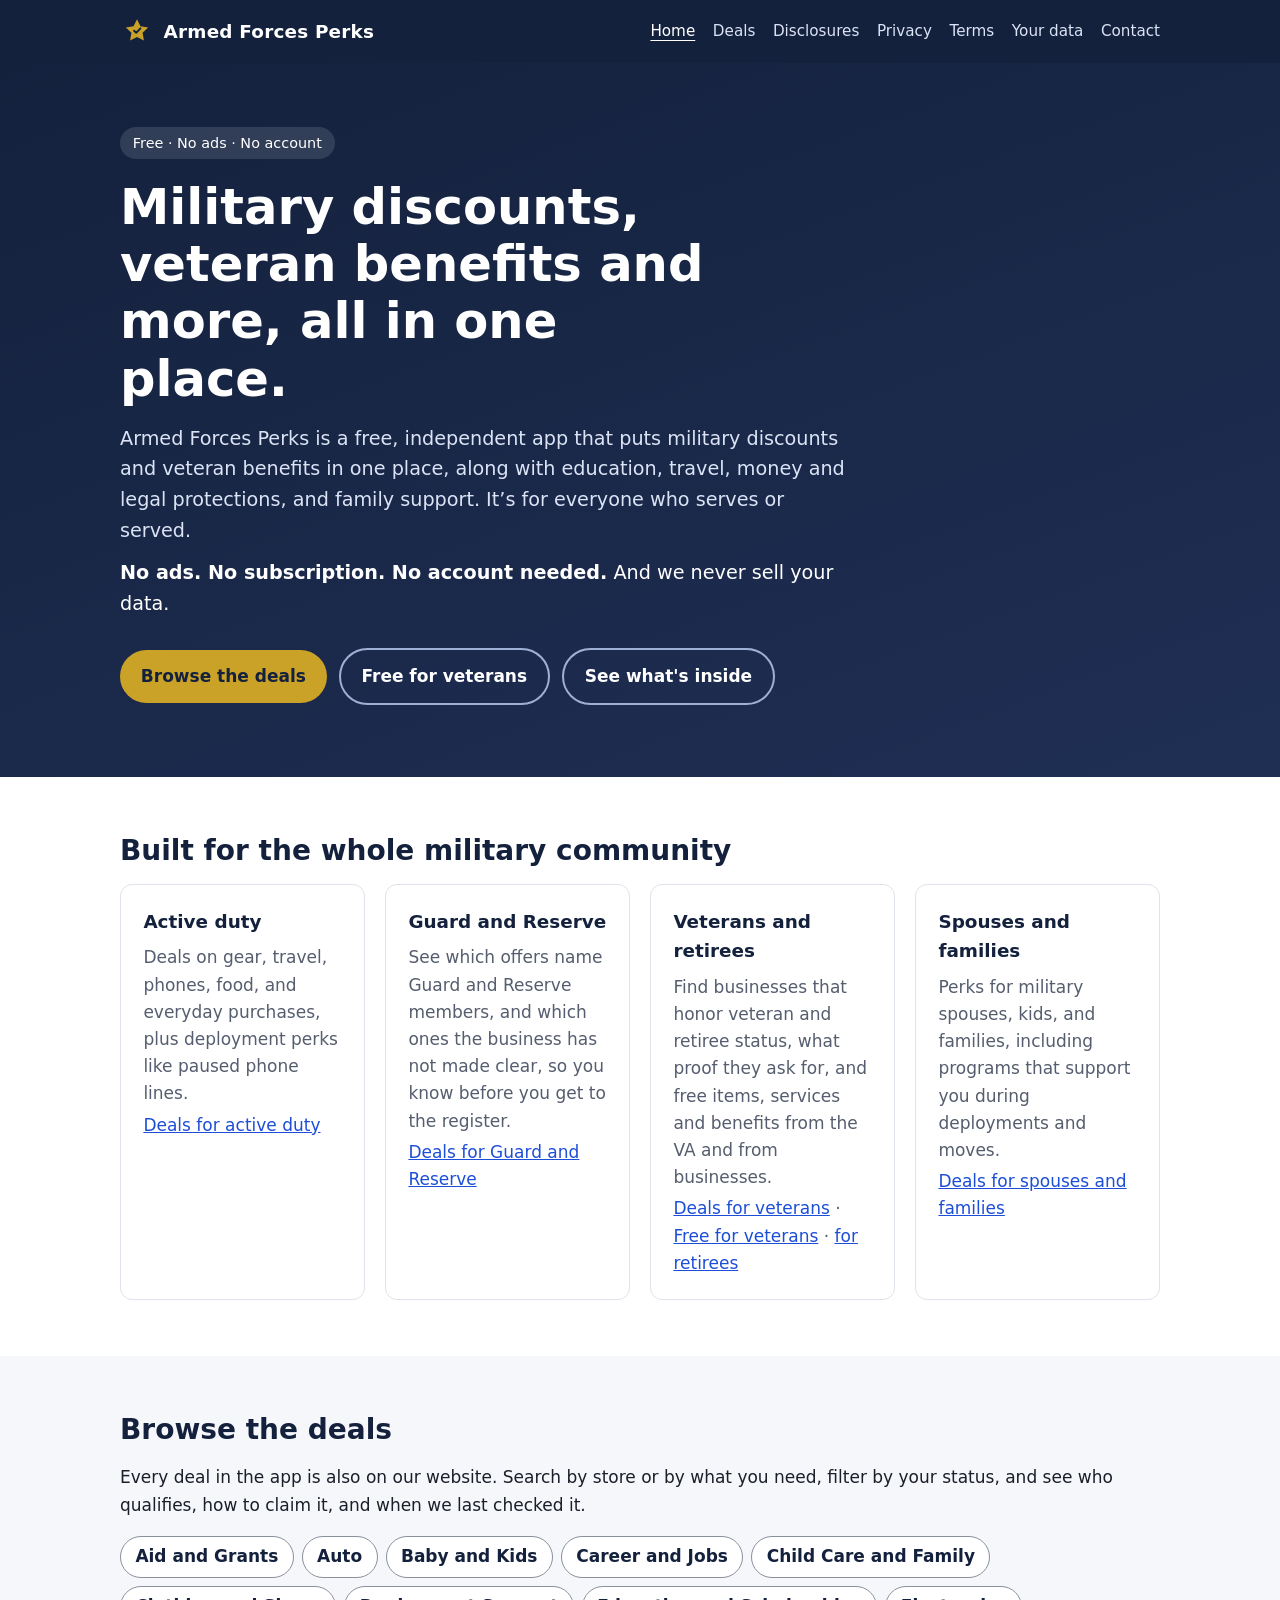
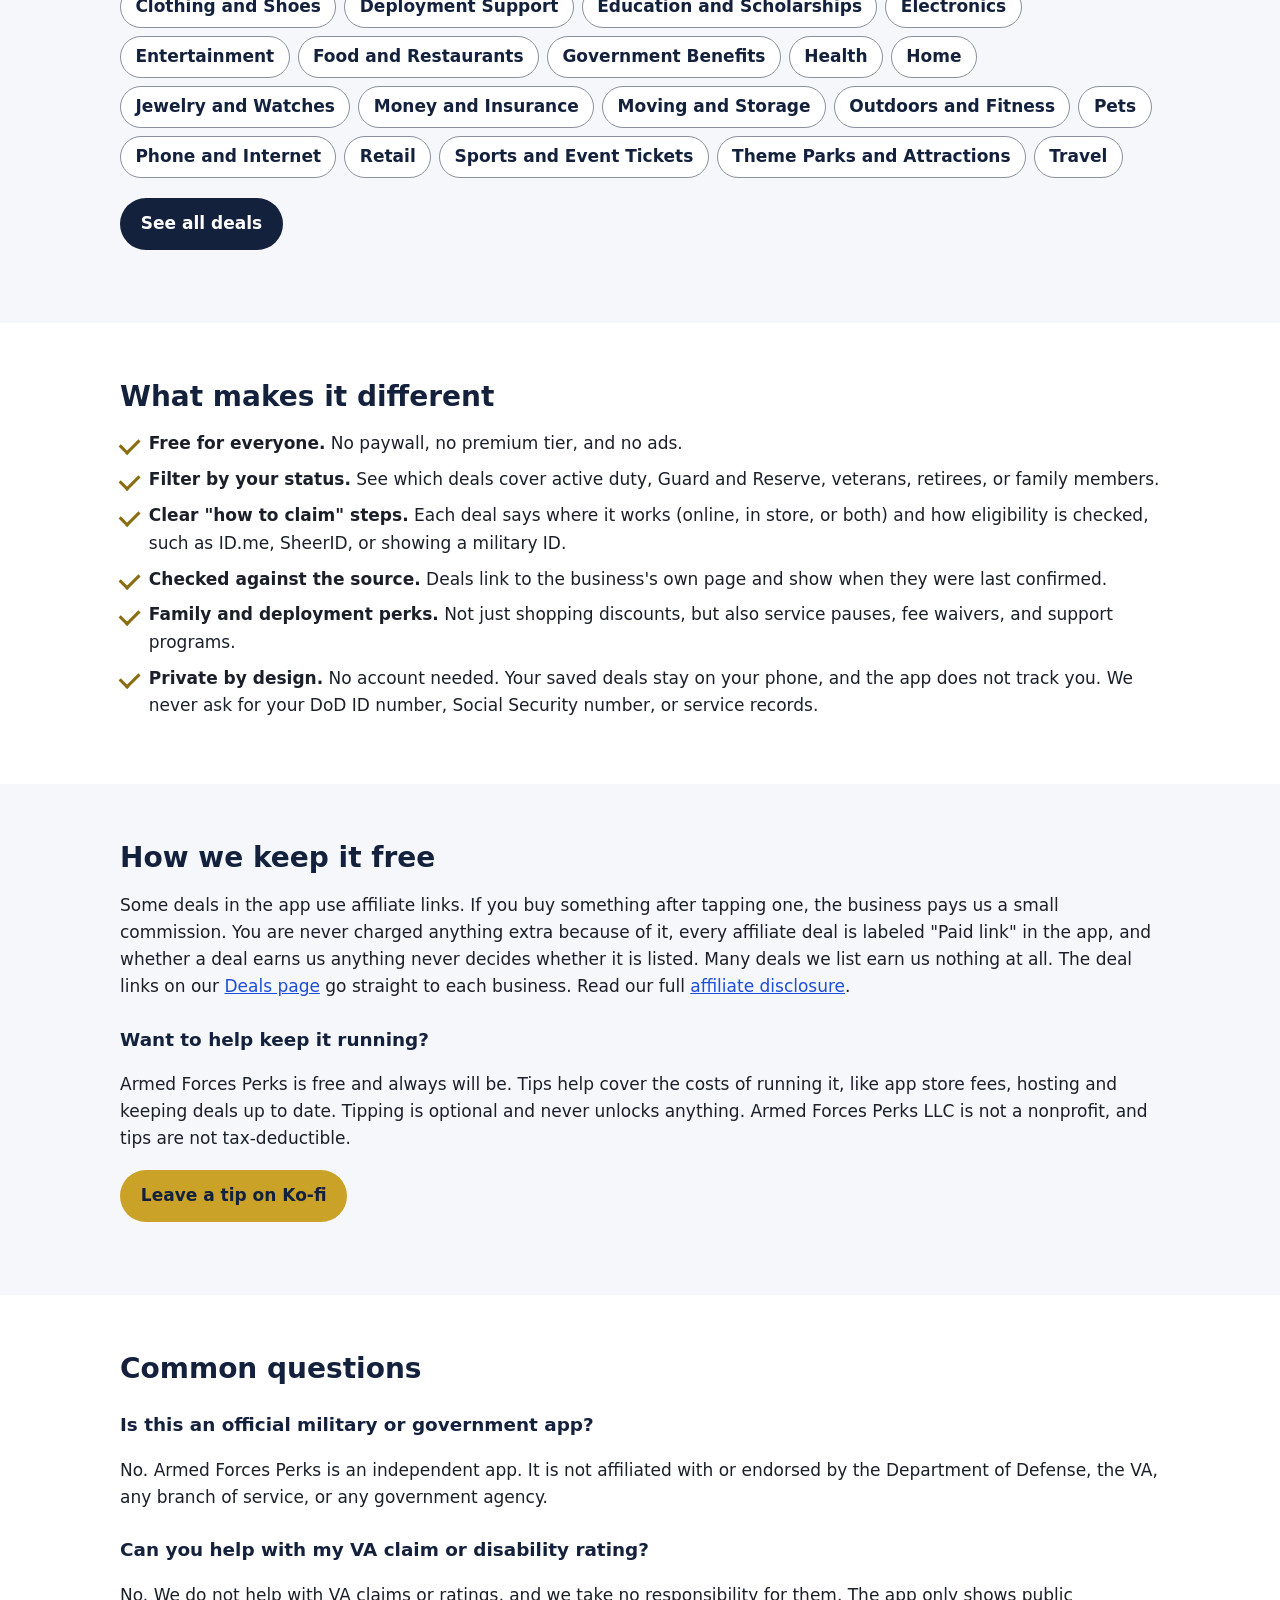
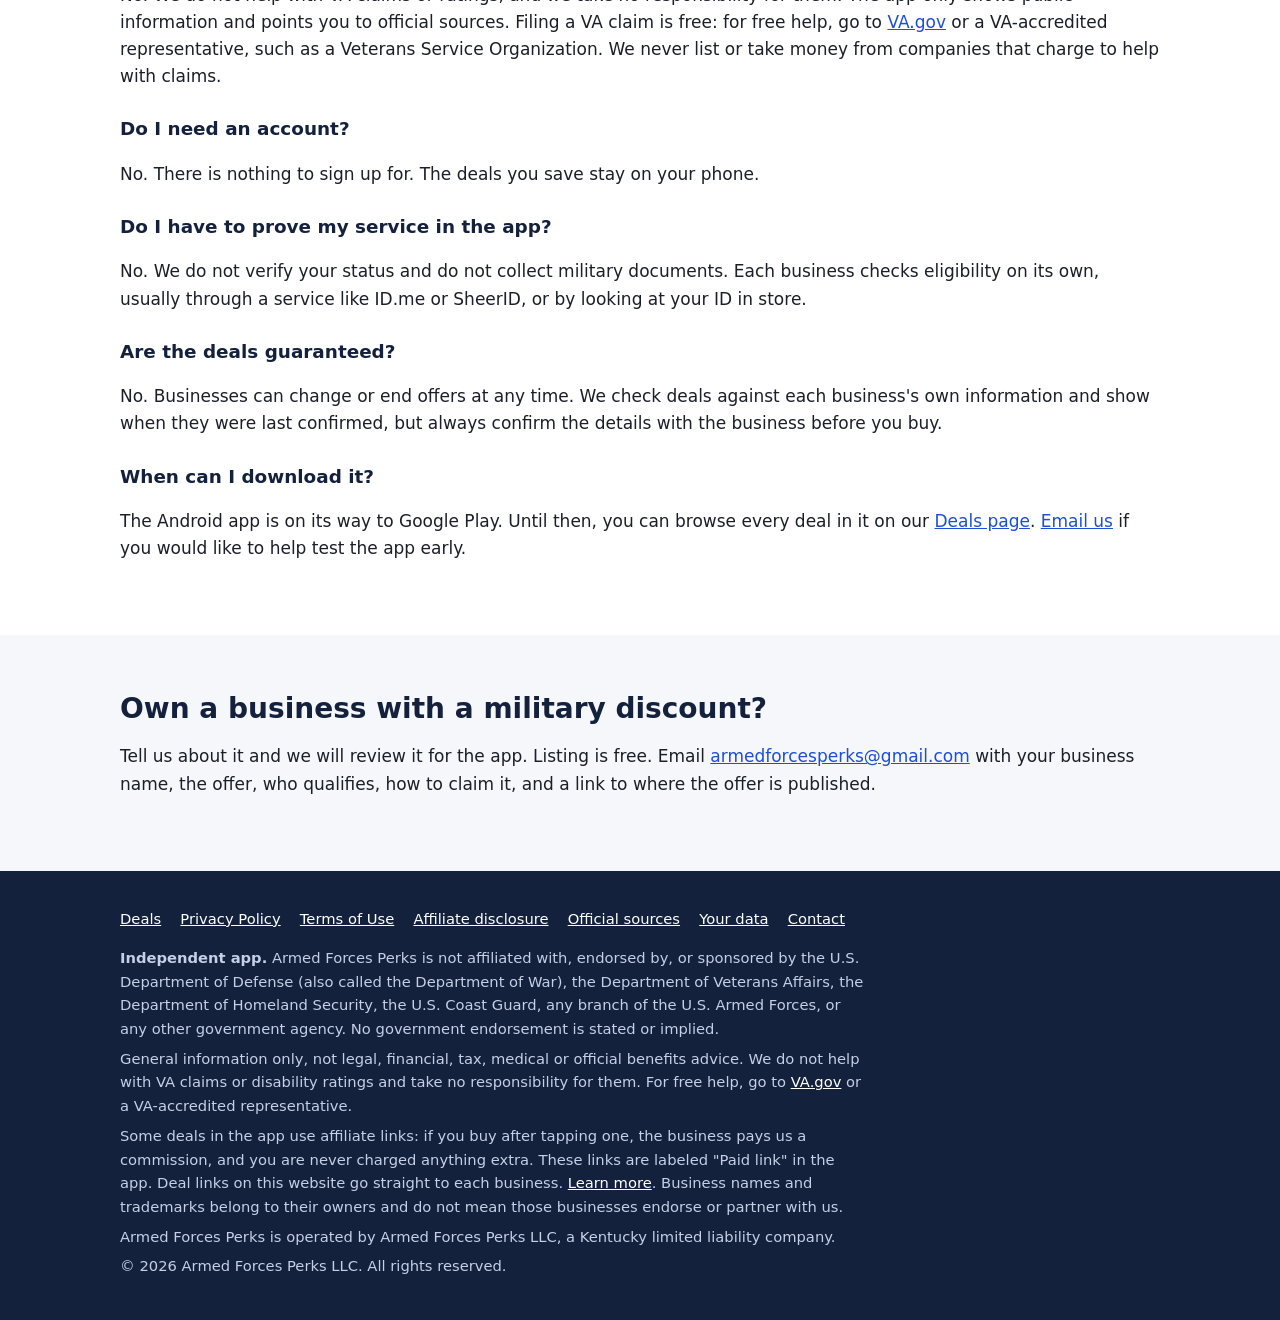
<file: index.html>
<!doctype html>
<html lang="en">
<head>
  <meta charset="utf-8">
  <meta name="viewport" content="width=device-width, initial-scale=1">
  <meta http-equiv="Content-Security-Policy" content="default-src 'none'; style-src 'self'; img-src 'self'; base-uri 'none'; form-action 'none'">
  <meta name="referrer" content="strict-origin-when-cross-origin">
  <meta name="impact-site-verification" value="49728595-e5d2-48c5-bed5-4b9787f39c00">
  <title>Armed Forces Perks: Military Discounts and Veteran Benefits</title>
  <meta name="description" content="Free, independent app with military discounts and veteran benefits in one place, plus education, travel and family support. No ads, no account.">
  <link rel="canonical" href="https://armedforcesperks.com/">
  <meta property="og:title" content="Armed Forces Perks: Military Discounts and Veteran Benefits">
  <meta property="og:description" content="Free, independent app with military discounts and veteran benefits in one place, plus education, travel and family support. No ads, no account.">
  <meta property="og:type" content="website">
  <meta property="og:url" content="https://armedforcesperks.com/">
  <link rel="icon" href="/favicon.svg" type="image/svg+xml">
  <meta name="theme-color" content="#14213d">
  <link rel="stylesheet" href="/assets/style.css">
</head>
<body>
  <a class="skip" href="#main">Skip to content</a>
  <header class="site-header">
    <div class="wrap">
      <a class="brand" href="/" aria-label="Armed Forces Perks home">
        <img src="/assets/logo.svg" alt="" width="34" height="34">
        <span>Armed Forces Perks</span>
      </a>
      <nav class="nav" aria-label="Main">
        <a href="/" aria-current="page">Home</a>
        <a href="/deals.html">Deals</a>
        <a href="/disclosures.html">Disclosures</a>
        <a href="/privacy.html">Privacy</a>
        <a href="/terms.html">Terms</a>
        <a href="/delete-account.html">Your data</a>
        <a href="/contact.html">Contact</a>
      </nav>
    </div>
  </header>
  <main id="main">
    <div class="hero">
      <div class="wrap">
        <span class="pill">Free &middot; No ads &middot; No account</span>
        <h1>Military discounts, veteran benefits and more, all in one place.</h1>
        <p class="lead">Armed Forces Perks is a free, independent app that puts military discounts and veteran benefits in one place, along with education, travel, money and legal protections, and family support. It&rsquo;s for everyone who serves or served.</p>
        <p class="lead no-catch"><strong>No ads. No subscription. No account needed.</strong> And we never sell your data.</p>
        <div class="badge-row">
          <a class="btn btn-gold" href="/deals.html">Browse the deals</a>
          <a class="btn btn-ghost" href="/deals.html?for=veteran&amp;free=1&amp;confirmed=1">Free for veterans</a>
          <a class="btn btn-ghost" href="#features">See what's inside</a>
        </div>
      </div>
    </div>

    <section id="who">
      <div class="wrap">
        <h2>Built for the whole military community</h2>
        <div class="grid">
          <div class="card"><h3>Active duty</h3><p>Deals on gear, travel, phones, food, and everyday purchases, plus deployment perks like paused phone lines.</p><p><a href="/deals.html?for=activeDuty">Deals for active duty</a></p></div>
          <div class="card"><h3>Guard and Reserve</h3><p>See which offers name Guard and Reserve members, and which ones the business has not made clear, so you know before you get to the register.</p><p><a href="/deals.html?for=guardReserve">Deals for Guard and Reserve</a></p></div>
          <div class="card"><h3>Veterans and retirees</h3><p>Find businesses that honor veteran and retiree status, what proof they ask for, and free items, services and benefits from the VA and from businesses.</p><p><a href="/deals.html?for=veteran">Deals for veterans</a> &middot; <a href="/deals.html?for=veteran&amp;free=1&amp;confirmed=1">Free for veterans</a> &middot; <a href="/deals.html?for=retiree">for retirees</a></p></div>
          <div class="card"><h3>Spouses and families</h3><p>Perks for military spouses, kids, and families, including programs that support you during deployments and moves.</p><p><a href="/deals.html?for=family">Deals for spouses and families</a></p></div>
        </div>
      </div>
    </section>

    <section id="browse" class="alt">
      <div class="wrap">
        <h2>Browse the deals</h2>
        <p>Every deal in the app is also on our website. Search by store or by what you need, filter by your status, and see who qualifies, how to claim it, and when we last checked it.</p>
        <ul class="cat-links" aria-label="Deal categories">
          <li><a href="/deals.html?category=Aid%20and%20Grants">Aid and Grants</a></li>
          <li><a href="/deals.html?category=Auto">Auto</a></li>
          <li><a href="/deals.html?category=Baby%20and%20Kids">Baby and Kids</a></li>
          <li><a href="/deals.html?category=Career%20and%20Jobs">Career and Jobs</a></li>
          <li><a href="/deals.html?category=Child%20Care%20and%20Family">Child Care and Family</a></li>
          <li><a href="/deals.html?category=Clothing%20and%20Shoes">Clothing and Shoes</a></li>
          <li><a href="/deals.html?category=Deployment%20Support">Deployment Support</a></li>
          <li><a href="/deals.html?category=Education%20and%20Scholarships">Education and Scholarships</a></li>
          <li><a href="/deals.html?category=Electronics">Electronics</a></li>
          <li><a href="/deals.html?category=Entertainment">Entertainment</a></li>
          <li><a href="/deals.html?category=Food%20and%20Restaurants">Food and Restaurants</a></li>
          <li><a href="/deals.html?category=Government%20Benefits">Government Benefits</a></li>
          <li><a href="/deals.html?category=Health">Health</a></li>
          <li><a href="/deals.html?category=Home">Home</a></li>
          <li><a href="/deals.html?category=Jewelry%20and%20Watches">Jewelry and Watches</a></li>
          <li><a href="/deals.html?category=Money%20and%20Insurance">Money and Insurance</a></li>
          <li><a href="/deals.html?category=Moving%20and%20Storage">Moving and Storage</a></li>
          <li><a href="/deals.html?category=Outdoors%20and%20Fitness">Outdoors and Fitness</a></li>
          <li><a href="/deals.html?category=Pets">Pets</a></li>
          <li><a href="/deals.html?category=Phone%20and%20Internet">Phone and Internet</a></li>
          <li><a href="/deals.html?category=Retail">Retail</a></li>
          <li><a href="/deals.html?category=Sports%20and%20Event%20Tickets">Sports and Event Tickets</a></li>
          <li><a href="/deals.html?category=Theme%20Parks%20and%20Attractions">Theme Parks and Attractions</a></li>
          <li><a href="/deals.html?category=Travel">Travel</a></li>
        </ul>
        <p><a class="btn btn-navy" href="/deals.html">See all deals</a></p>
      </div>
    </section>

    <section id="features">
      <div class="wrap">
        <h2>What makes it different</h2>
        <ul class="checks">
          <li><strong>Free for everyone.</strong> No paywall, no premium tier, and no ads.</li>
          <li><strong>Filter by your status.</strong> See which deals cover active duty, Guard and Reserve, veterans, retirees, or family members.</li>
          <li><strong>Clear "how to claim" steps.</strong> Each deal says where it works (online, in store, or both) and how eligibility is checked, such as ID.me, SheerID, or showing a military ID.</li>
          <li><strong>Checked against the source.</strong> Deals link to the business's own page and show when they were last confirmed.</li>
          <li><strong>Family and deployment perks.</strong> Not just shopping discounts, but also service pauses, fee waivers, and support programs.</li>
          <li><strong>Private by design.</strong> No account needed. Your saved deals stay on your phone, and the app does not track you. We never ask for your DoD ID number, Social Security number, or service records.</li>
        </ul>
      </div>
    </section>

    <section id="free" class="alt">
      <div class="wrap">
        <h2>How we keep it free</h2>
        <p>Some deals in the app use affiliate links. If you buy something after tapping one, the business pays us a small commission. You are never charged anything extra because of it, every affiliate deal is labeled "Paid link" in the app, and whether a deal earns us anything never decides whether it is listed. Many deals we list earn us nothing at all. The deal links on our <a href="/deals.html">Deals page</a> go straight to each business. Read our full <a href="/disclosures.html">affiliate disclosure</a>.</p>
        <h3 id="tips">Want to help keep it running?</h3>
        <p>Armed Forces Perks is free and always will be. Tips help cover the costs of running it, like app store fees, hosting and keeping deals up to date. Tipping is optional and never unlocks anything. Armed Forces Perks LLC is not a nonprofit, and tips are not tax-deductible.</p>
        <p><a class="btn btn-gold" href="https://ko-fi.com/armedforcesperks" rel="noopener">Leave a tip on Ko-fi</a></p>
      </div>
    </section>

    <section id="faq">
      <div class="wrap">
        <h2>Common questions</h2>
        <h3>Is this an official military or government app?</h3>
        <p>No. Armed Forces Perks is an independent app. It is not affiliated with or endorsed by the Department of Defense, the VA, any branch of service, or any government agency.</p>
        <h3>Can you help with my VA claim or disability rating?</h3>
        <p>No. We do not help with VA claims or ratings, and we take no responsibility for them. The app only shows public information and points you to official sources. Filing a VA claim is free: for free help, go to <a href="https://www.va.gov/get-help-from-accredited-representative/">VA.gov</a> or a VA-accredited representative, such as a Veterans Service Organization. We never list or take money from companies that charge to help with claims.</p>
        <h3>Do I need an account?</h3>
        <p>No. There is nothing to sign up for. The deals you save stay on your phone.</p>
        <h3>Do I have to prove my service in the app?</h3>
        <p>No. We do not verify your status and do not collect military documents. Each business checks eligibility on its own, usually through a service like ID.me or SheerID, or by looking at your ID in store.</p>
        <h3>Are the deals guaranteed?</h3>
        <p>No. Businesses can change or end offers at any time. We check deals against each business's own information and show when they were last confirmed, but always confirm the details with the business before you buy.</p>
        <h3>When can I download it?</h3>
        <p>The Android app is on its way to Google Play. Until then, you can browse every deal in it on our <a href="/deals.html">Deals page</a>. <a href="/contact.html">Email us</a> if you would like to help test the app early.</p>
      </div>
    </section>

    <section id="business" class="alt">
      <div class="wrap">
        <h2>Own a business with a military discount?</h2>
        <p>Tell us about it and we will review it for the app. Listing is free. Email <a href="mailto:armedforcesperks@gmail.com">armedforcesperks@gmail.com</a> with your business name, the offer, who qualifies, how to claim it, and a link to where the offer is published.</p>
      </div>
    </section>
  </main>
  <footer class="site-footer">
    <div class="wrap">
      <ul class="links">
        <li><a href="/deals.html">Deals</a></li>
        <li><a href="/privacy.html">Privacy Policy</a></li>
        <li><a href="/terms.html">Terms of Use</a></li>
        <li><a href="/disclosures.html">Affiliate disclosure</a></li>
        <li><a href="/sources.html">Official sources</a></li>
        <li><a href="/delete-account.html">Your data</a></li>
        <li><a href="/contact.html">Contact</a></li>
      </ul>
      <p><strong>Independent app.</strong> Armed Forces Perks is not affiliated with, endorsed by, or sponsored by the U.S. Department of Defense (also called the Department of War), the Department of Veterans Affairs, the Department of Homeland Security, the U.S. Coast Guard, any branch of the U.S. Armed Forces, or any other government agency. No government endorsement is stated or implied.</p>
      <p>General information only, not legal, financial, tax, medical or official benefits advice. We do not help with VA claims or disability ratings and take no responsibility for them. For free help, go to <a href="https://www.va.gov/get-help-from-accredited-representative/">VA.gov</a> or a VA-accredited representative.</p>
      <p>Some deals in the app use affiliate links: if you buy after tapping one, the business pays us a commission, and you are never charged anything extra. These links are labeled "Paid link" in the app. Deal links on this website go straight to each business. <a href="/disclosures.html">Learn more</a>. Business names and trademarks belong to their owners and do not mean those businesses endorse or partner with us.</p>
      <p>Armed Forces Perks is operated by Armed Forces Perks LLC, a Kentucky limited liability company.</p>
      <p>&copy; 2026 Armed Forces Perks LLC. All rights reserved.</p>
    </div>
  </footer>
</body>
</html>
</file>
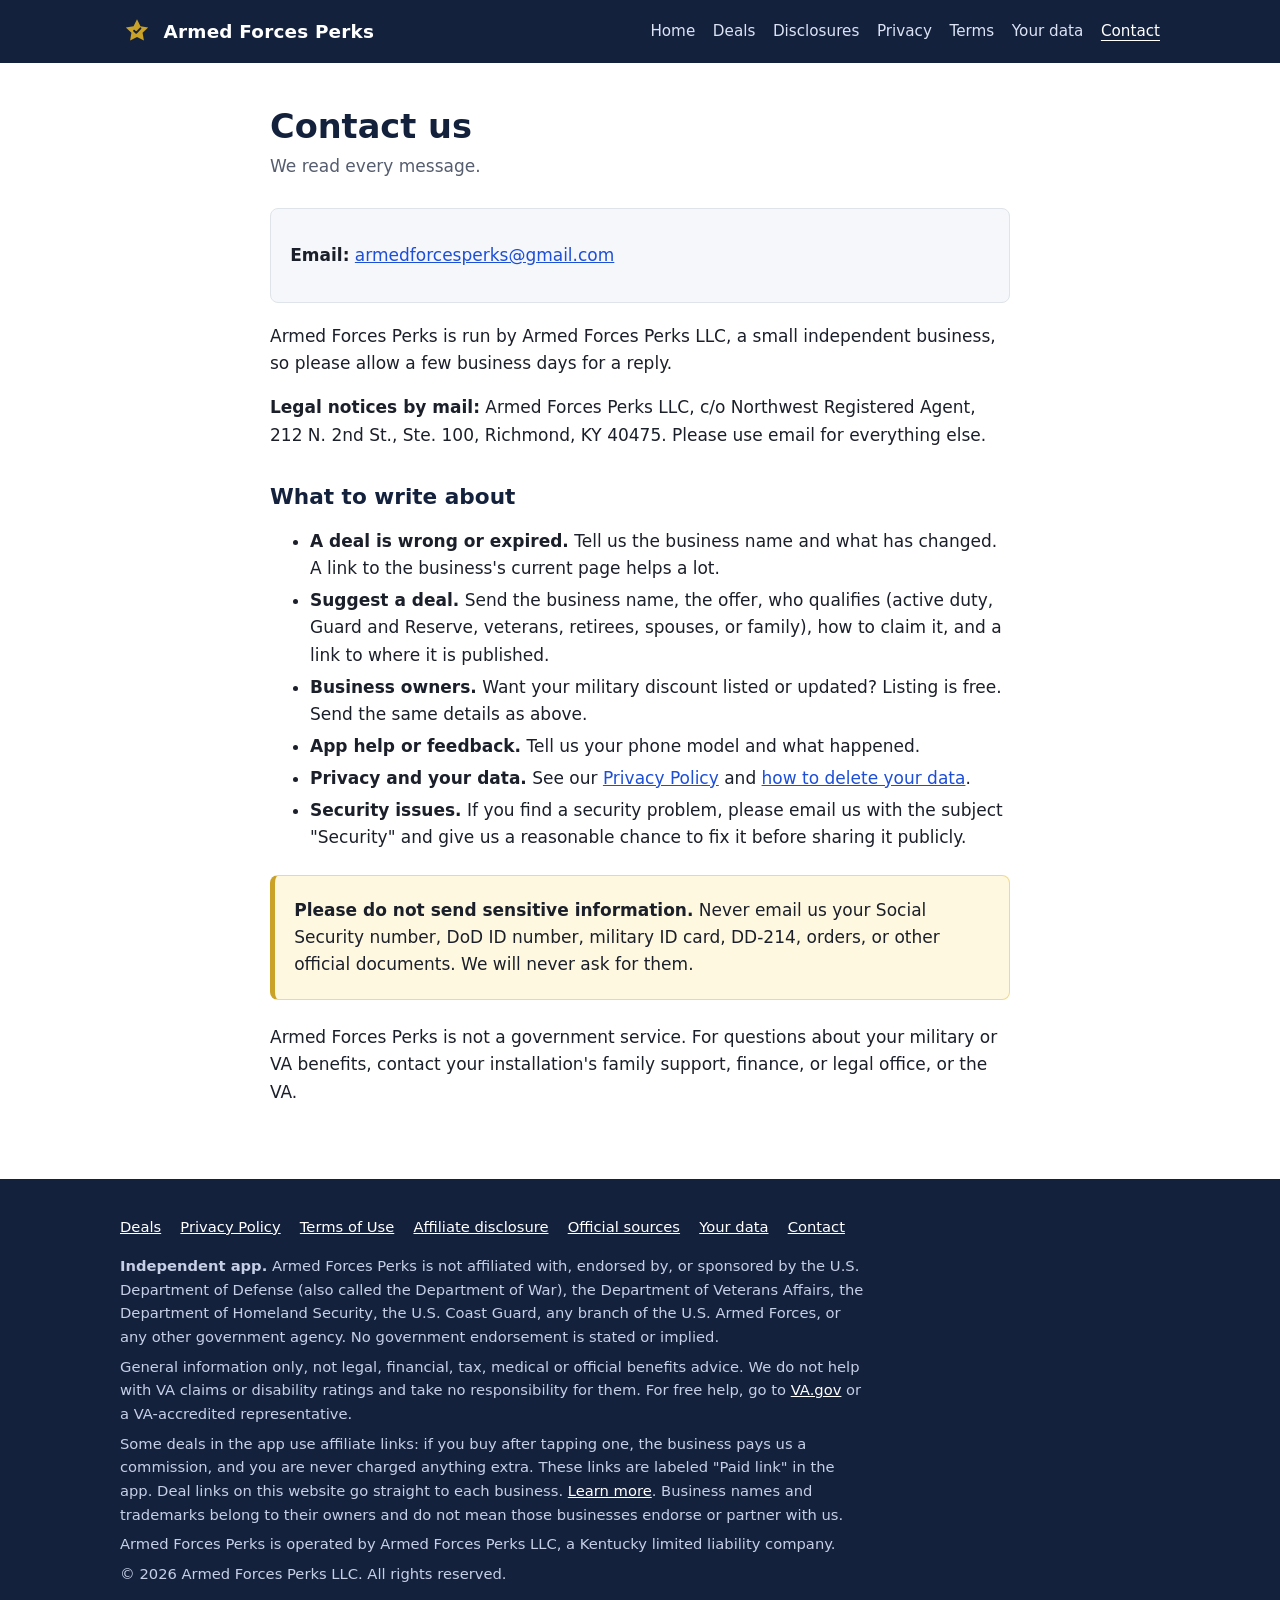
<file: contact.html>
<!doctype html>
<html lang="en">
<head>
  <meta charset="utf-8">
  <meta name="viewport" content="width=device-width, initial-scale=1">
  <meta http-equiv="Content-Security-Policy" content="default-src 'none'; style-src 'self'; img-src 'self'; base-uri 'none'; form-action 'none'">
  <meta name="referrer" content="strict-origin-when-cross-origin">
  <title>Contact | Armed Forces Perks</title>
  <meta name="description" content="Contact Armed Forces Perks to report a wrong deal, suggest a deal, list your business, or get help.">
  <link rel="canonical" href="https://armedforcesperks.com/contact.html">
  <meta property="og:title" content="Contact | Armed Forces Perks">
  <meta property="og:description" content="Contact Armed Forces Perks to report a wrong deal, suggest a deal, list your business, or get help.">
  <meta property="og:type" content="website">
  <meta property="og:url" content="https://armedforcesperks.com/contact.html">
  <link rel="icon" href="/favicon.svg" type="image/svg+xml">
  <meta name="theme-color" content="#14213d">
  <link rel="stylesheet" href="/assets/style.css">
</head>
<body>
  <a class="skip" href="#main">Skip to content</a>
  <header class="site-header">
    <div class="wrap">
      <a class="brand" href="/" aria-label="Armed Forces Perks home">
        <img src="/assets/logo.svg" alt="" width="34" height="34">
        <span>Armed Forces Perks</span>
      </a>
      <nav class="nav" aria-label="Main">
        <a href="/">Home</a>
        <a href="/deals.html">Deals</a>
        <a href="/disclosures.html">Disclosures</a>
        <a href="/privacy.html">Privacy</a>
        <a href="/terms.html">Terms</a>
        <a href="/delete-account.html">Your data</a>
        <a href="/contact.html" aria-current="page">Contact</a>
      </nav>
    </div>
  </header>
  <main id="main">
    <article class="doc">
      <div class="wrap">
        <h1>Contact us</h1>
        <p class="meta">We read every message.</p>
        <div class="box">
          <p class="contact-email"><strong>Email:</strong> <a href="mailto:armedforcesperks@gmail.com">armedforcesperks@gmail.com</a></p>
        </div>
        <p>Armed Forces Perks is run by Armed Forces Perks LLC, a small independent business, so please allow a few business days for a reply.</p>
        <p><strong>Legal notices by mail:</strong> Armed Forces Perks LLC, c/o Northwest Registered Agent, 212 N. 2nd St., Ste. 100, Richmond, KY 40475. Please use email for everything else.</p>

        <h2>What to write about</h2>
        <ul>
          <li><strong>A deal is wrong or expired.</strong> Tell us the business name and what has changed. A link to the business's current page helps a lot.</li>
          <li><strong>Suggest a deal.</strong> Send the business name, the offer, who qualifies (active duty, Guard and Reserve, veterans, retirees, spouses, or family), how to claim it, and a link to where it is published.</li>
          <li><strong>Business owners.</strong> Want your military discount listed or updated? Listing is free. Send the same details as above.</li>
          <li><strong>App help or feedback.</strong> Tell us your phone model and what happened.</li>
          <li><strong>Privacy and your data.</strong> See our <a href="/privacy.html">Privacy Policy</a> and <a href="/delete-account.html">how to delete your data</a>.</li>
          <li><strong>Security issues.</strong> If you find a security problem, please email us with the subject "Security" and give us a reasonable chance to fix it before sharing it publicly.</li>
        </ul>

        <div class="note">
          <p><strong>Please do not send sensitive information.</strong> Never email us your Social Security number, DoD ID number, military ID card, DD-214, orders, or other official documents. We will never ask for them.</p>
        </div>

        <p>Armed Forces Perks is not a government service. For questions about your military or VA benefits, contact your installation's family support, finance, or legal office, or the VA.</p>
      </div>
    </article>
  </main>
  <footer class="site-footer">
    <div class="wrap">
      <ul class="links">
        <li><a href="/deals.html">Deals</a></li>
        <li><a href="/privacy.html">Privacy Policy</a></li>
        <li><a href="/terms.html">Terms of Use</a></li>
        <li><a href="/disclosures.html">Affiliate disclosure</a></li>
        <li><a href="/sources.html">Official sources</a></li>
        <li><a href="/delete-account.html">Your data</a></li>
        <li><a href="/contact.html">Contact</a></li>
      </ul>
      <p><strong>Independent app.</strong> Armed Forces Perks is not affiliated with, endorsed by, or sponsored by the U.S. Department of Defense (also called the Department of War), the Department of Veterans Affairs, the Department of Homeland Security, the U.S. Coast Guard, any branch of the U.S. Armed Forces, or any other government agency. No government endorsement is stated or implied.</p>
      <p>General information only, not legal, financial, tax, medical or official benefits advice. We do not help with VA claims or disability ratings and take no responsibility for them. For free help, go to <a href="https://www.va.gov/get-help-from-accredited-representative/">VA.gov</a> or a VA-accredited representative.</p>
      <p>Some deals in the app use affiliate links: if you buy after tapping one, the business pays us a commission, and you are never charged anything extra. These links are labeled "Paid link" in the app. Deal links on this website go straight to each business. <a href="/disclosures.html">Learn more</a>. Business names and trademarks belong to their owners and do not mean those businesses endorse or partner with us.</p>
      <p>Armed Forces Perks is operated by Armed Forces Perks LLC, a Kentucky limited liability company.</p>
      <p>&copy; 2026 Armed Forces Perks LLC. All rights reserved.</p>
    </div>
  </footer>
</body>
</html>
</file>
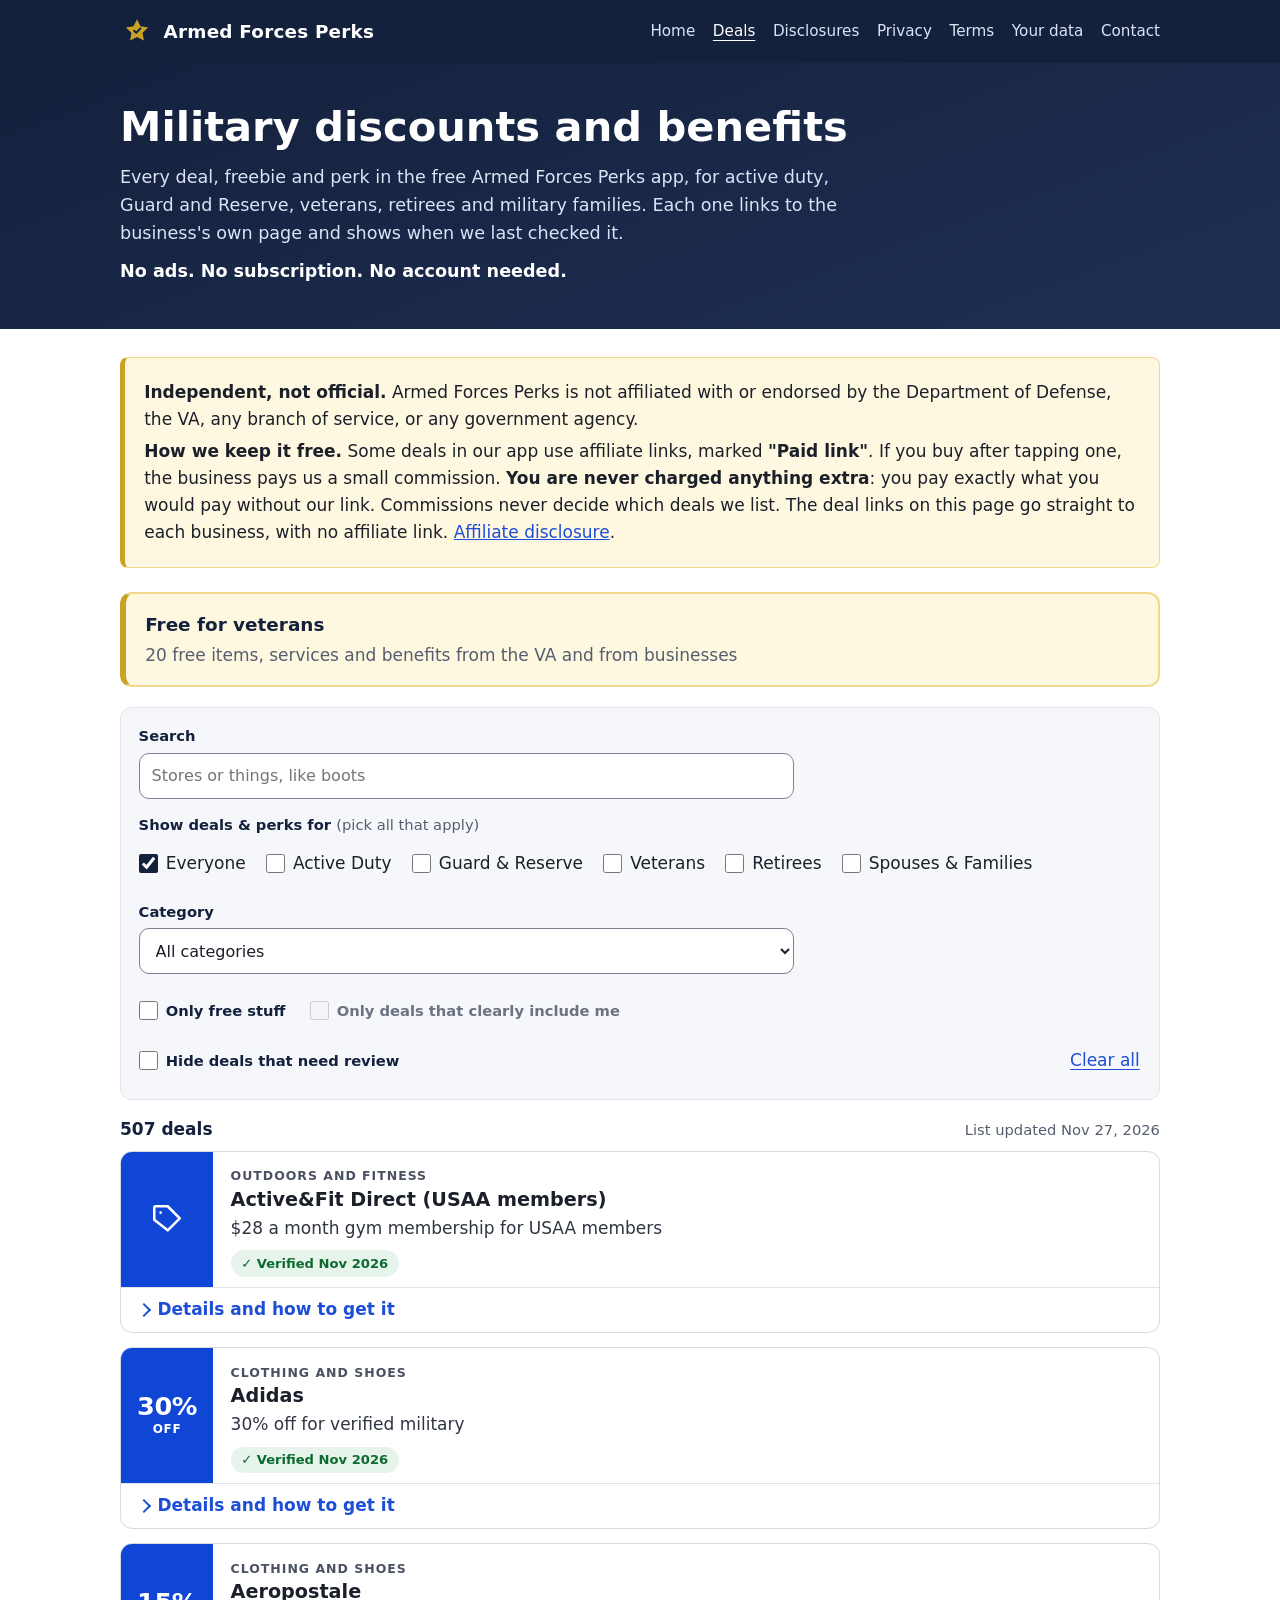
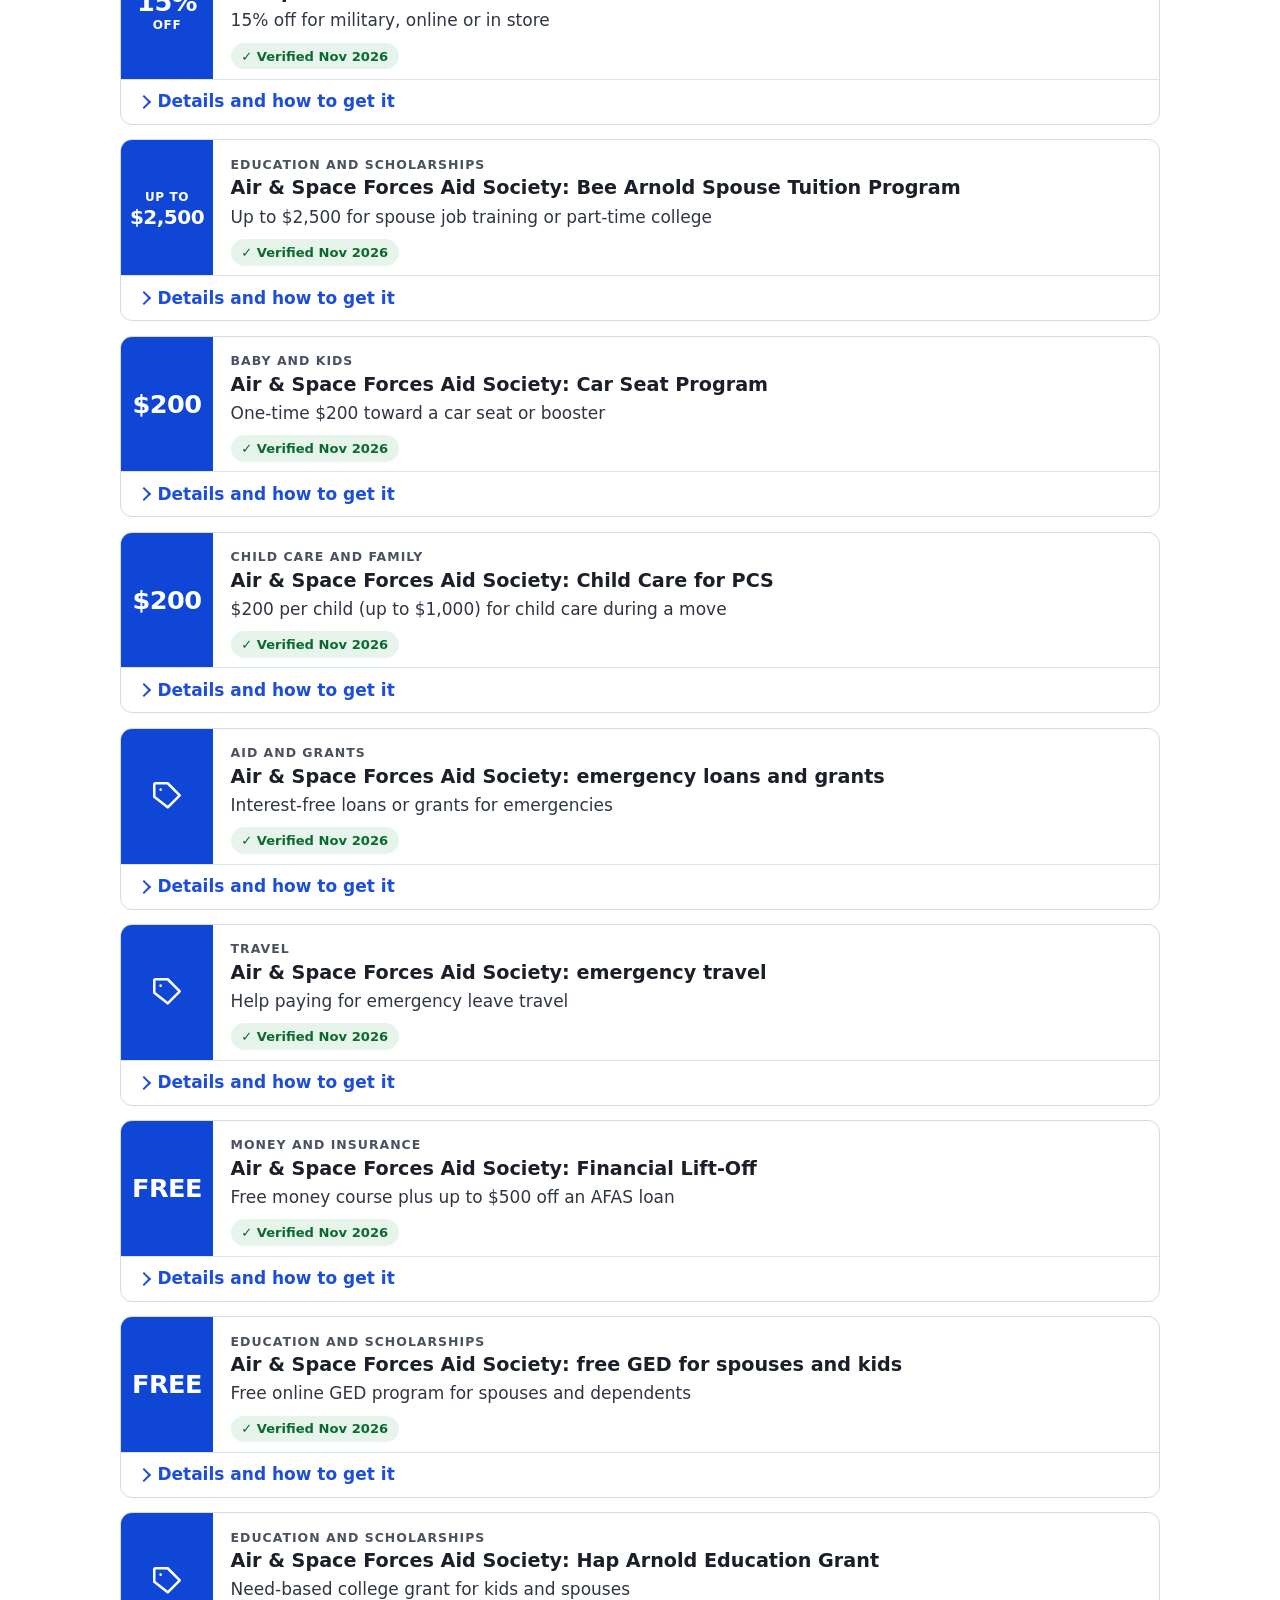
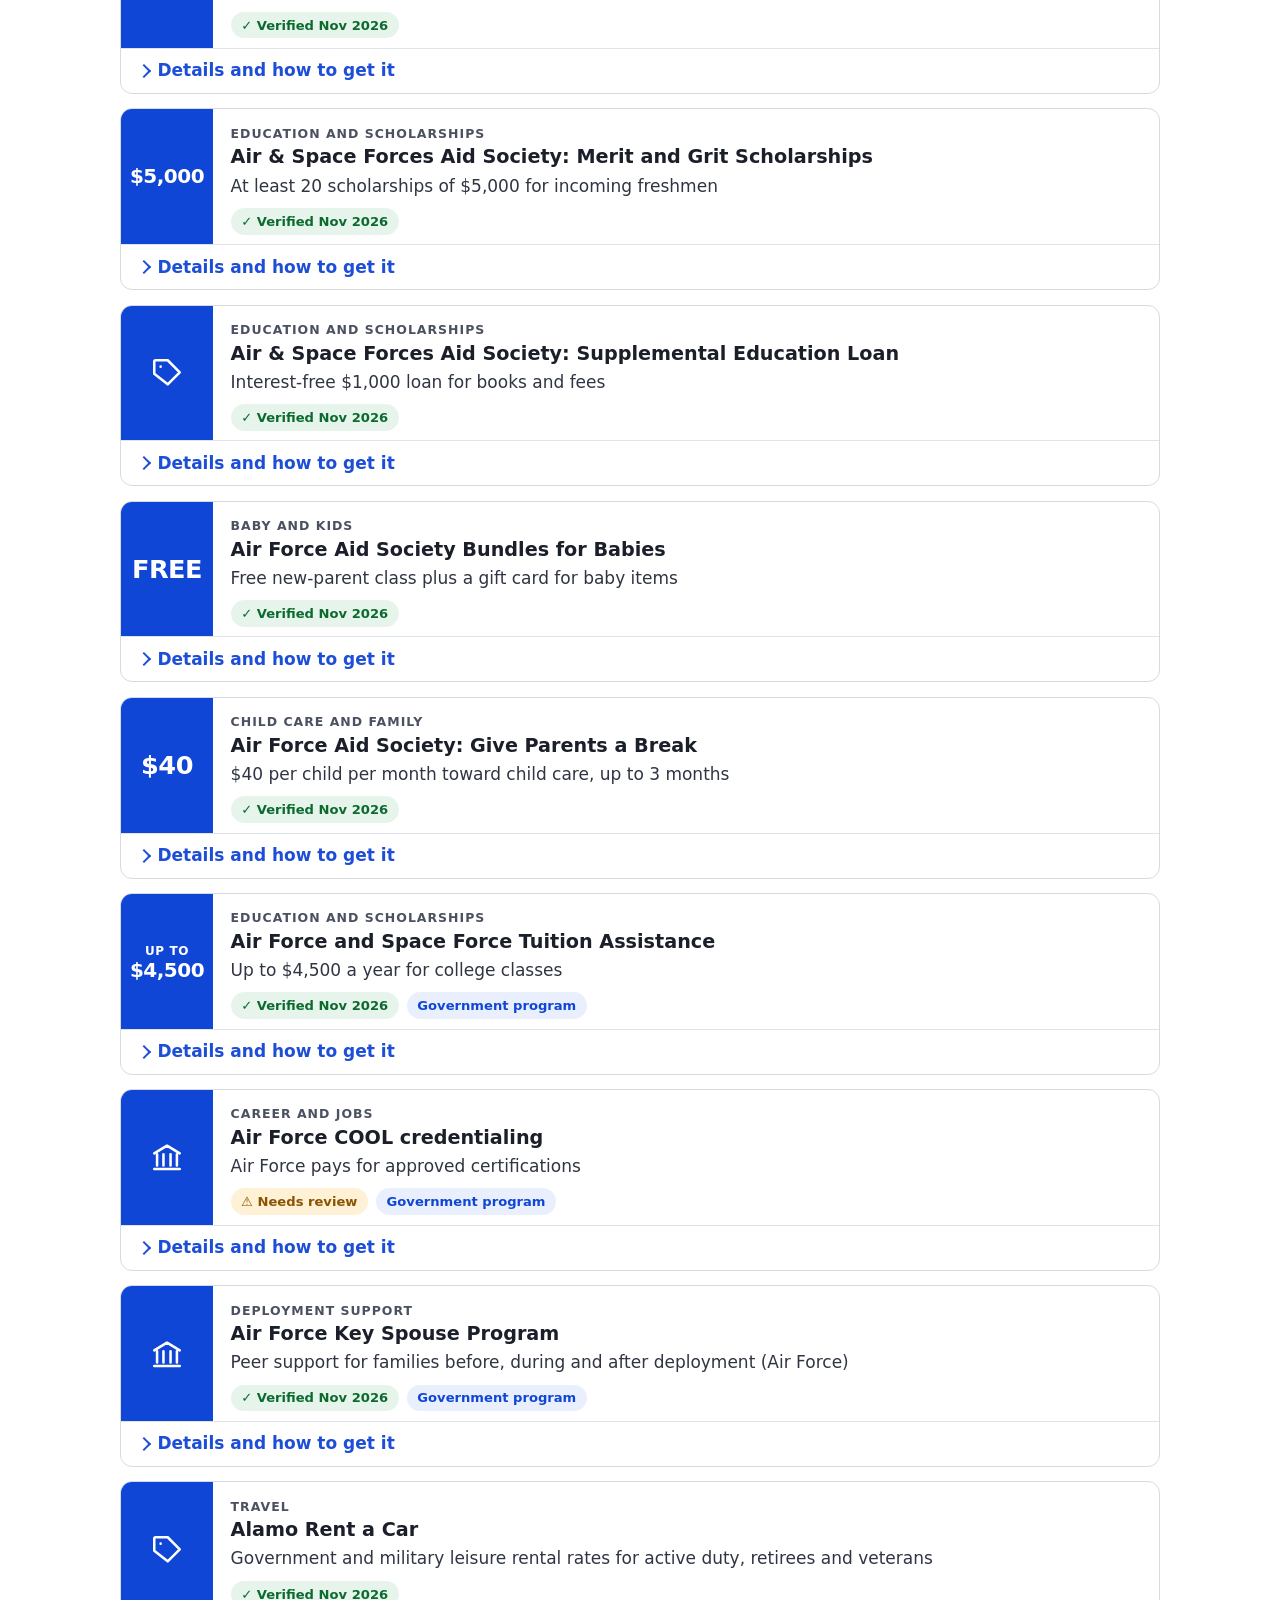
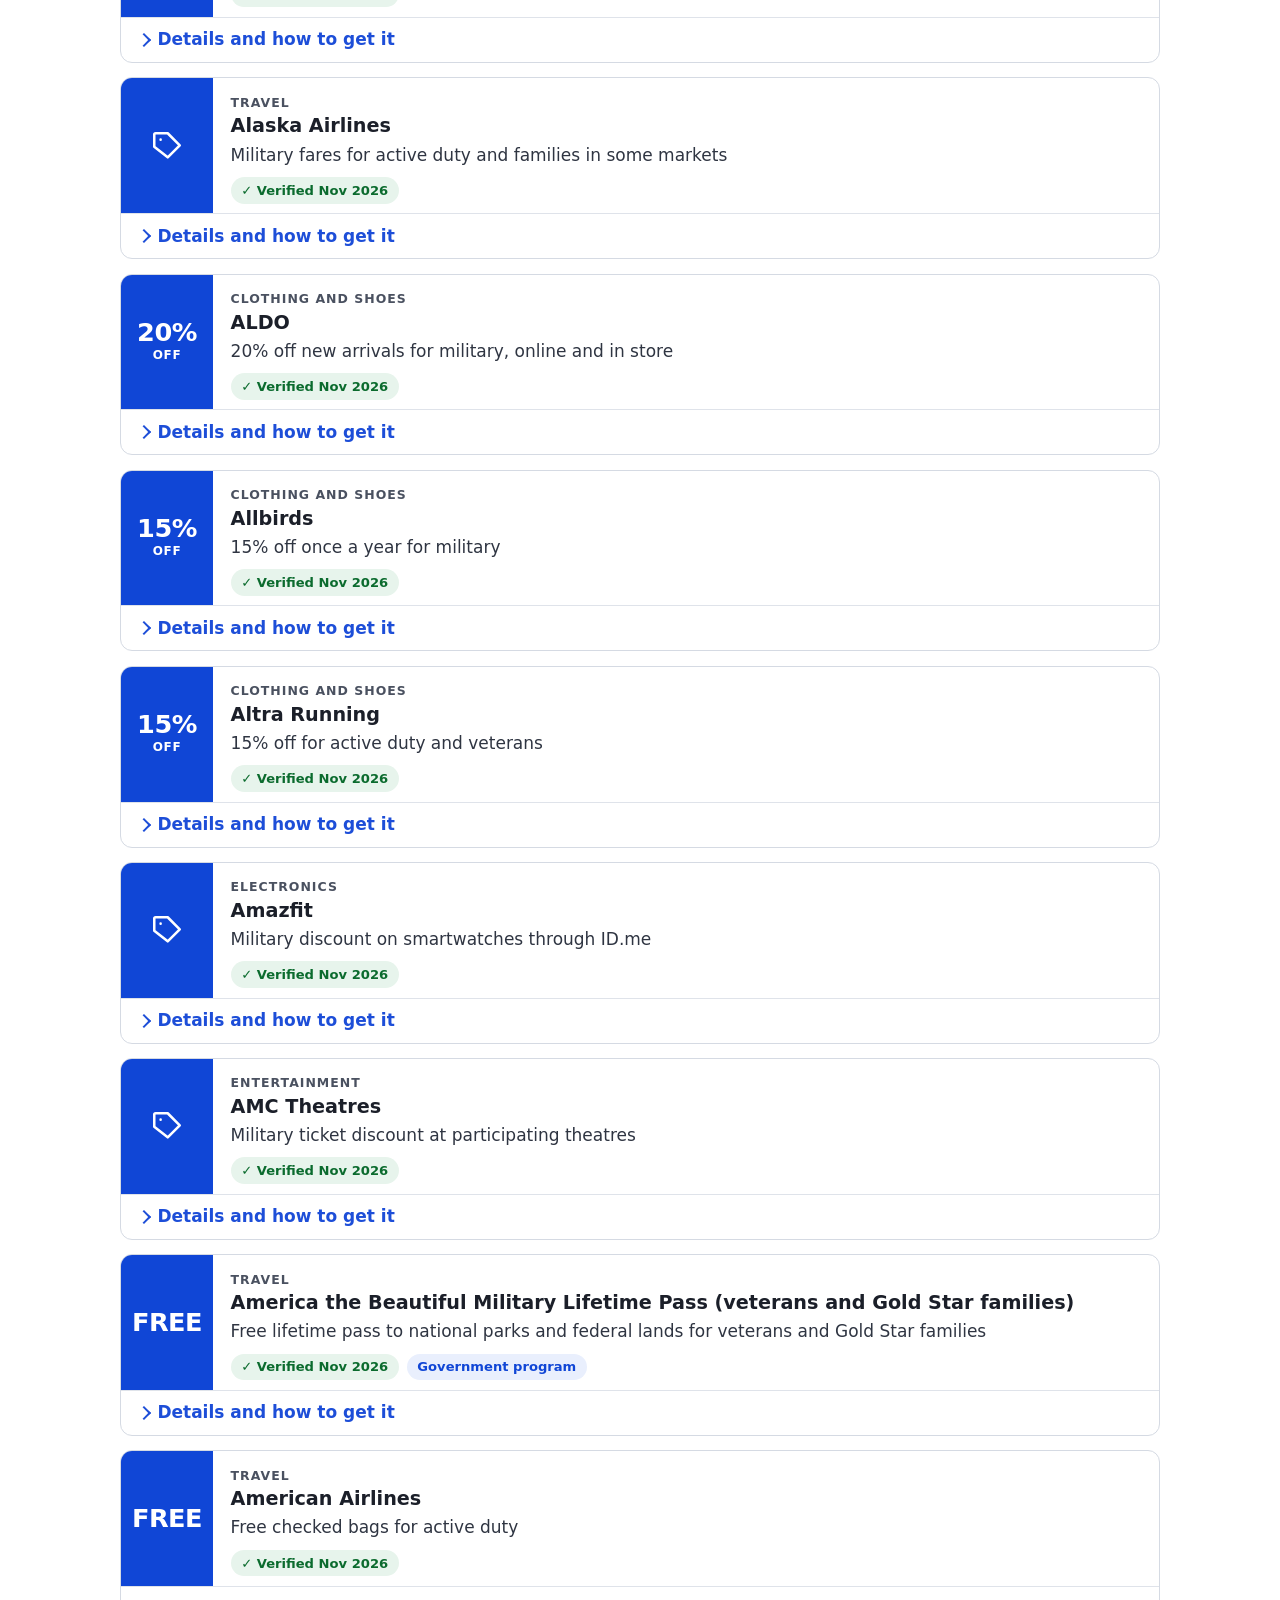
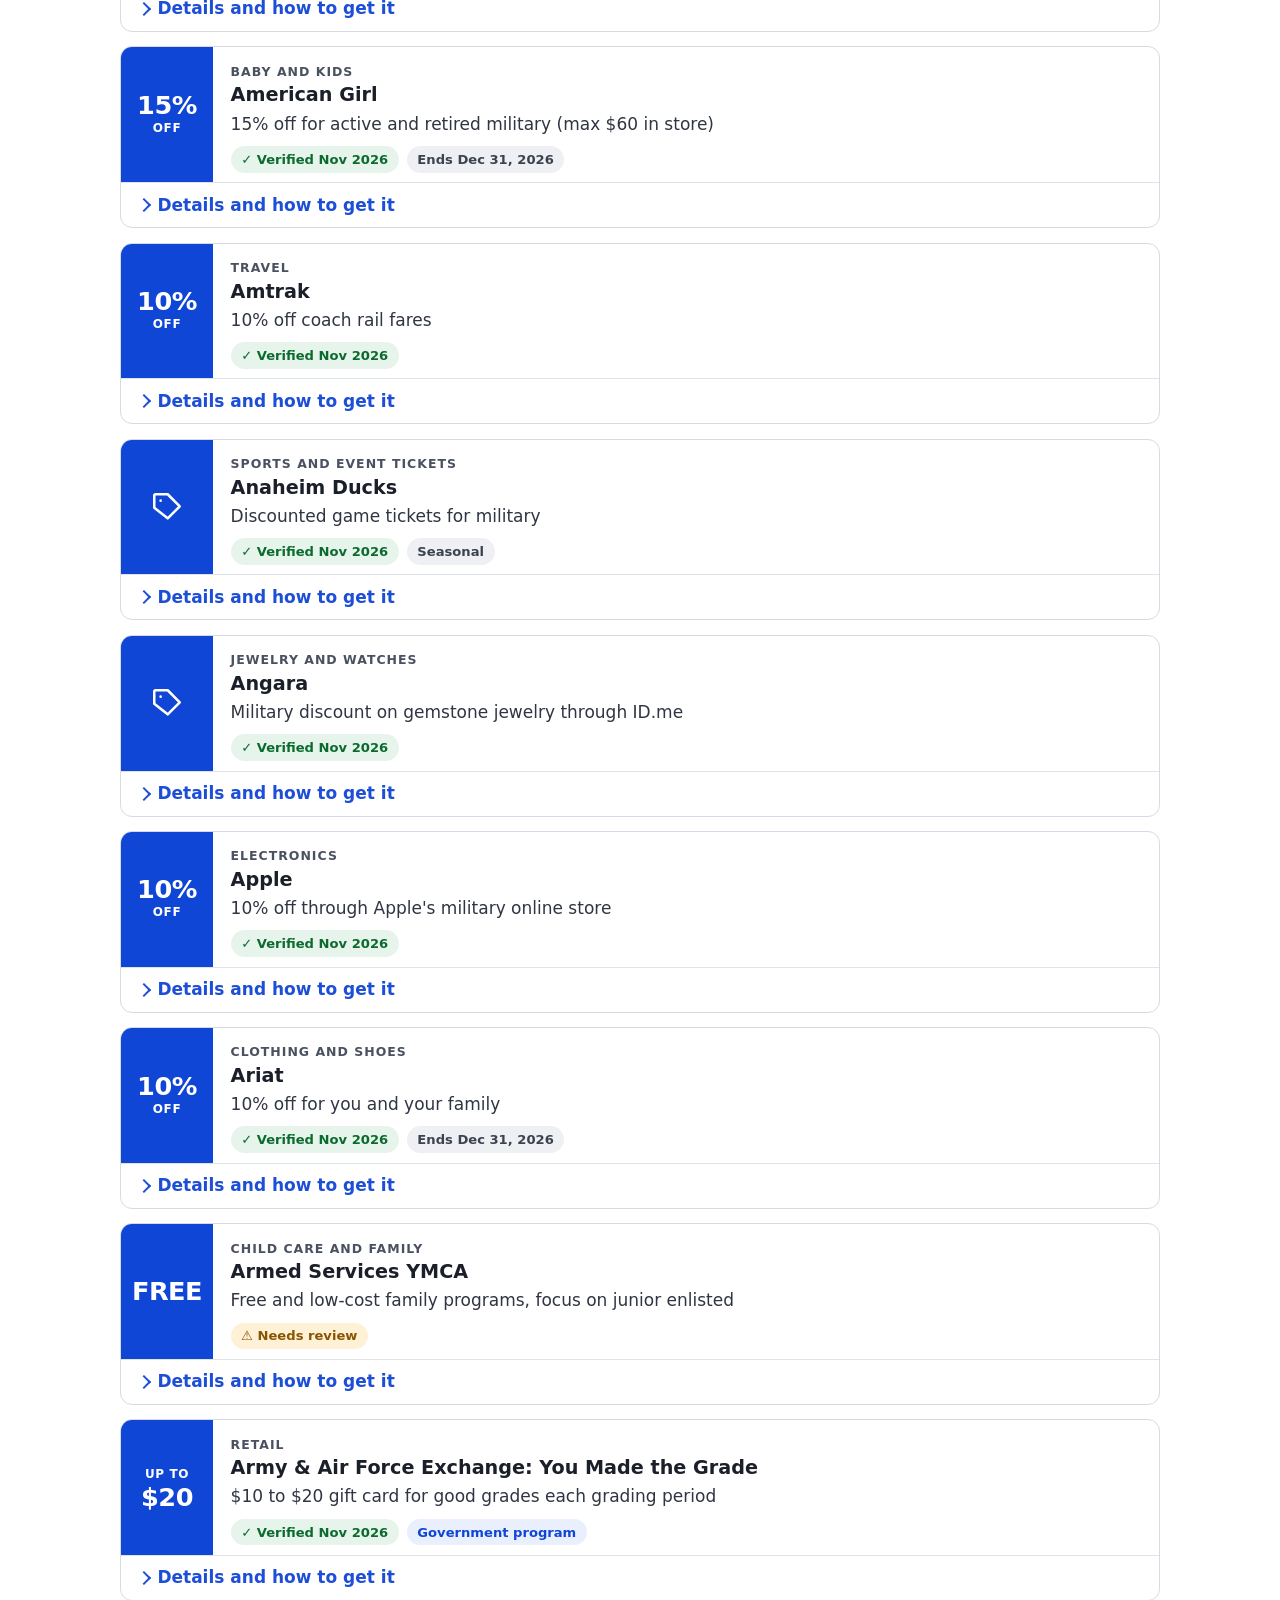
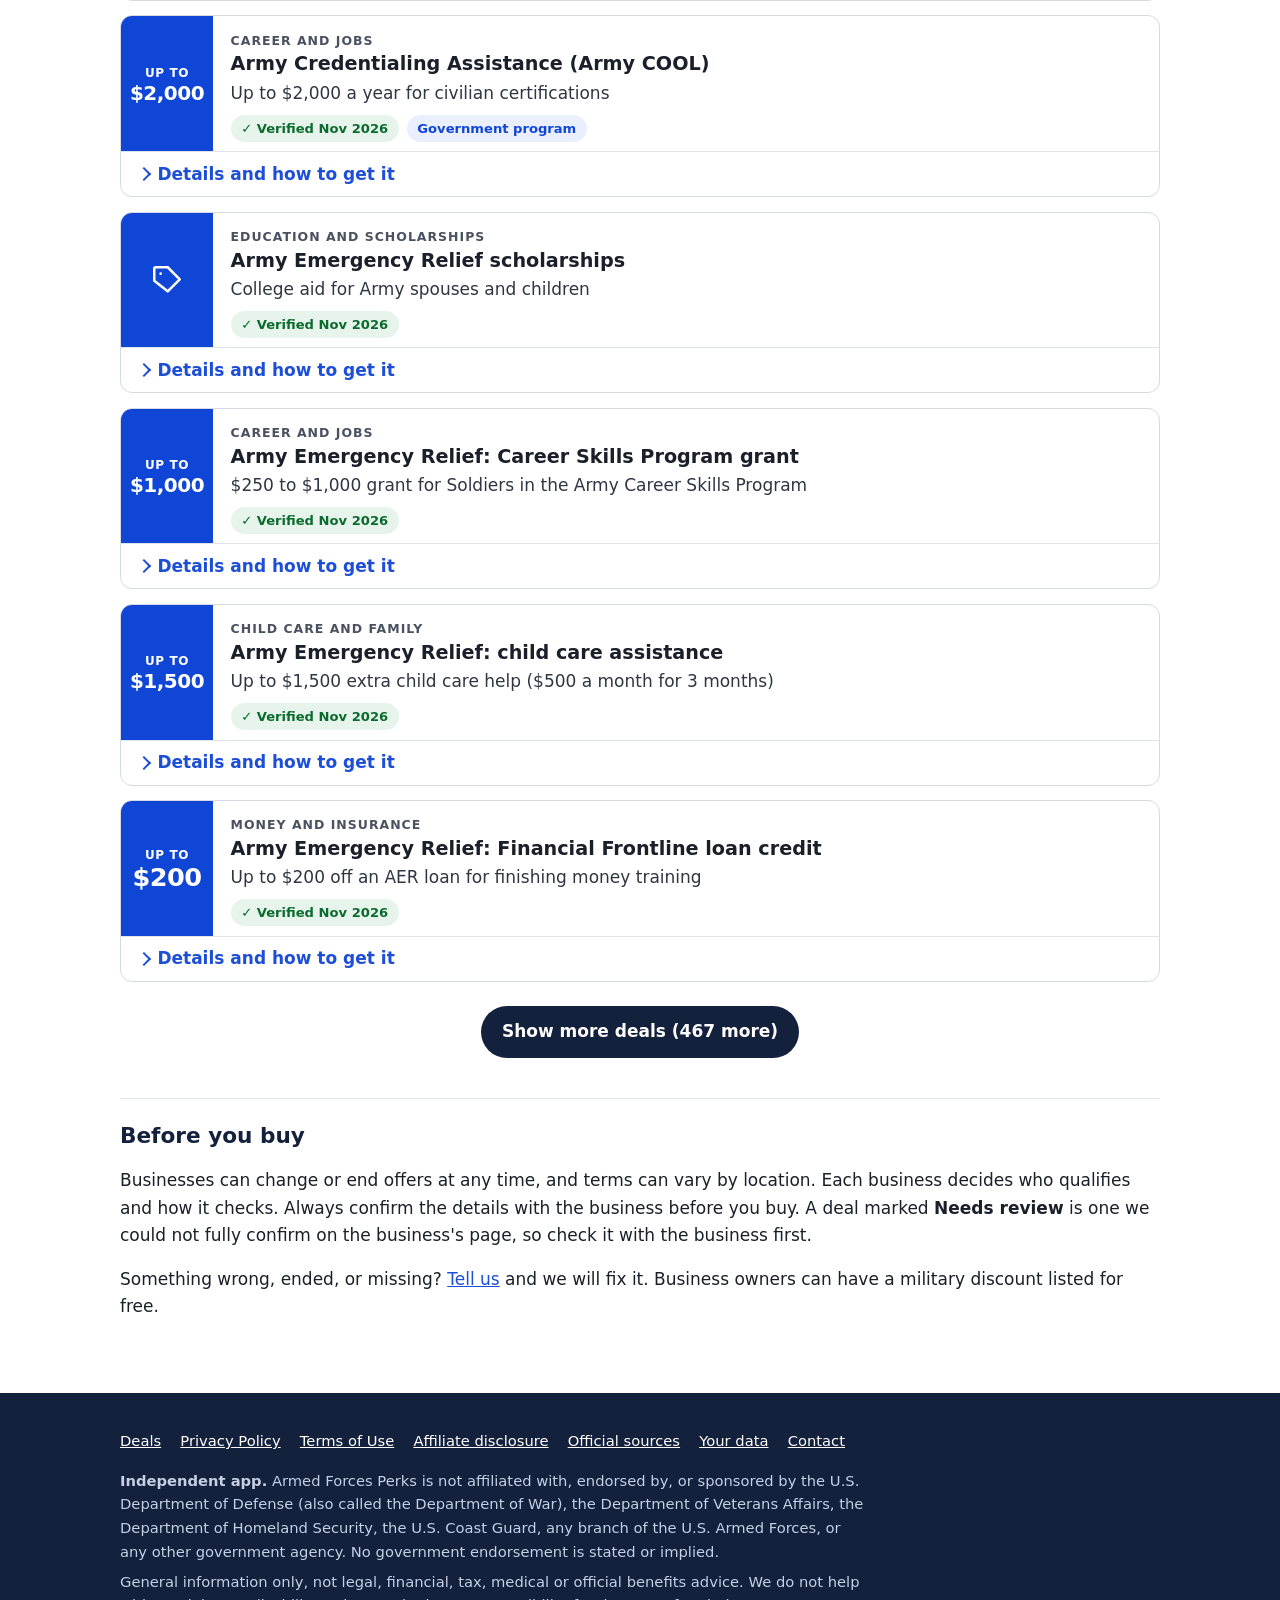
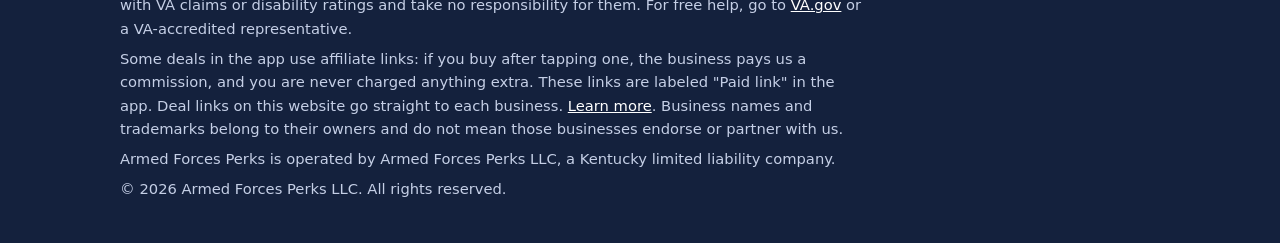
<file: deals.html>
<!doctype html>
<html lang="en">
<head>
  <meta charset="utf-8">
  <meta name="viewport" content="width=device-width, initial-scale=1">
  <meta http-equiv="Content-Security-Policy" content="default-src 'none'; script-src 'self'; style-src 'self'; connect-src 'self'; img-src 'self'; base-uri 'none'; form-action 'none'">
  <meta name="referrer" content="strict-origin-when-cross-origin">
  <title>Military Discounts and Benefits | Armed Forces Perks</title>
  <meta name="description" content="Browse military discounts and benefits for active duty, Guard and Reserve, veterans, retirees, spouses and families. Each deal links to the business's own page and shows when it was last checked. Free, no account, no ads.">
  <link rel="canonical" href="https://armedforcesperks.com/deals.html">
  <meta property="og:title" content="Military Discounts and Benefits | Armed Forces Perks">
  <meta property="og:description" content="Browse military discounts and benefits for active duty, Guard and Reserve, veterans, retirees, spouses and families. Free, no account, no ads.">
  <meta property="og:type" content="website">
  <meta property="og:url" content="https://armedforcesperks.com/deals.html">
  <link rel="icon" href="/favicon.svg" type="image/svg+xml">
  <meta name="theme-color" content="#14213d">
  <link rel="stylesheet" href="/assets/style.css">
  <link rel="preload" href="/data/deals.json" as="fetch" crossorigin="anonymous">
  <script src="/assets/deals-check.js" defer></script>
  <script type="module" src="/assets/deals.js"></script>
</head>
<body>
  <a class="skip" href="#main">Skip to content</a>
  <header class="site-header">
    <div class="wrap">
      <a class="brand" href="/" aria-label="Armed Forces Perks home">
        <img src="/assets/logo.svg" alt="" width="34" height="34">
        <span>Armed Forces Perks</span>
      </a>
      <nav class="nav" aria-label="Main">
        <a href="/">Home</a>
        <a href="/deals.html" aria-current="page">Deals</a>
        <a href="/disclosures.html">Disclosures</a>
        <a href="/privacy.html">Privacy</a>
        <a href="/terms.html">Terms</a>
        <a href="/delete-account.html">Your data</a>
        <a href="/contact.html">Contact</a>
      </nav>
    </div>
  </header>
  <main id="main">
    <div class="page-head">
      <div class="wrap">
        <h1>Military discounts and benefits</h1>
        <p class="lead">Every deal, freebie and perk in the free Armed Forces Perks app, for active duty, Guard and Reserve, veterans, retirees and military families. Each one links to the business's own page and shows when we last checked it.</p>
        <p class="lead no-catch"><strong>No ads. No subscription. No account needed.</strong></p>
      </div>
    </div>

    <section class="deals-section">
      <div class="wrap">
        <div class="note disclose" id="disclosure">
          <p><strong>Independent, not official.</strong> Armed Forces Perks is not affiliated with or endorsed by the Department of Defense, the VA, any branch of service, or any government agency.</p>
          <p><strong>How we keep it free.</strong> Some deals in our app use affiliate links, marked <strong>"Paid link"</strong>. If you buy after tapping one, the business pays us a small commission. <strong>You are never charged anything extra</strong>: you pay exactly what you would pay without our link. Commissions never decide which deals we list. The deal links on this page go straight to each business, with no affiliate link. <a href="/disclosures.html">Affiliate disclosure</a>.</p>
        </div>

        <a class="vet-free" id="vet-free" href="/deals.html?for=veteran&amp;free=1&amp;confirmed=1" hidden>
          <span class="vet-free-title">Free for veterans</span>
          <span class="vet-free-body" id="vet-free-body">Free items, services and benefits from the VA and from businesses</span>
        </a>

        <div class="filters" id="filters" hidden>
          <div class="field field-search">
            <label for="q">Search</label>
            <input id="q" type="search" placeholder="Stores or things, like boots" autocomplete="off" autocapitalize="none" spellcheck="false" maxlength="80">
          </div>
          <fieldset class="field field-for">
            <legend>Show deals &amp; perks for <span class="hint">(pick all that apply)</span></legend>
            <div class="for-checks" id="for"></div>
          </fieldset>
          <div class="field">
            <label for="cat">Category</label>
            <select id="cat">
              <option value="">All categories</option>
            </select>
          </div>
          <div class="field field-checks">
            <label class="check"><input type="checkbox" id="free"> <span>Only free stuff</span></label>
            <label class="check"><input type="checkbox" id="confirmed" disabled> <span>Only deals that clearly include me</span></label>
            <label class="check"><input type="checkbox" id="hide-review"> <span>Hide deals that need review</span></label>
          </div>
          <div class="field field-reset">
            <button type="button" class="btn-plain" id="reset">Clear all</button>
          </div>
        </div>

        <div class="results-bar">
          <p id="count" class="count" role="status" aria-live="polite">Loading deals&hellip;</p>
          <p id="updated" class="updated"></p>
        </div>
        <p id="search-note" class="search-note" hidden></p>

        <noscript>
          <div class="box"><p>The deal list needs JavaScript, which looks turned off in your browser. Turn it on and reload this page, or <a href="/contact.html">email us</a> if you need help.</p></div>
        </noscript>
        <div class="box" id="load-error" hidden>
          <p><strong>We couldn't load the deal list.</strong> Check your connection and reload the page. If it keeps happening, please <a href="/contact.html">let us know</a>.</p>
        </div>

        <h2 class="visually-hidden">Deals</h2>
        <ul class="deal-list" id="deal-list"></ul>
        <div class="more-row">
          <button type="button" class="btn btn-navy" id="more" hidden>Show more deals</button>
        </div>

        <div class="deals-foot">
          <h2>Before you buy</h2>
          <p>Businesses can change or end offers at any time, and terms can vary by location. Each business decides who qualifies and how it checks. Always confirm the details with the business before you buy. A deal marked <strong>Needs review</strong> is one we could not fully confirm on the business's page, so check it with the business first.</p>
          <p>Something wrong, ended, or missing? <a href="/contact.html">Tell us</a> and we will fix it. Business owners can have a military discount listed for free.</p>
        </div>
      </div>
    </section>
  </main>
  <footer class="site-footer">
    <div class="wrap">
      <ul class="links">
        <li><a href="/deals.html">Deals</a></li>
        <li><a href="/privacy.html">Privacy Policy</a></li>
        <li><a href="/terms.html">Terms of Use</a></li>
        <li><a href="/disclosures.html">Affiliate disclosure</a></li>
        <li><a href="/sources.html">Official sources</a></li>
        <li><a href="/delete-account.html">Your data</a></li>
        <li><a href="/contact.html">Contact</a></li>
      </ul>
      <p><strong>Independent app.</strong> Armed Forces Perks is not affiliated with, endorsed by, or sponsored by the U.S. Department of Defense (also called the Department of War), the Department of Veterans Affairs, the Department of Homeland Security, the U.S. Coast Guard, any branch of the U.S. Armed Forces, or any other government agency. No government endorsement is stated or implied.</p>
      <p>General information only, not legal, financial, tax, medical or official benefits advice. We do not help with VA claims or disability ratings and take no responsibility for them. For free help, go to <a href="https://www.va.gov/get-help-from-accredited-representative/">VA.gov</a> or a VA-accredited representative.</p>
      <p>Some deals in the app use affiliate links: if you buy after tapping one, the business pays us a commission, and you are never charged anything extra. These links are labeled "Paid link" in the app. Deal links on this website go straight to each business. <a href="/disclosures.html">Learn more</a>. Business names and trademarks belong to their owners and do not mean those businesses endorse or partner with us.</p>
      <p>Armed Forces Perks is operated by Armed Forces Perks LLC, a Kentucky limited liability company.</p>
      <p>&copy; 2026 Armed Forces Perks LLC. All rights reserved.</p>
    </div>
  </footer>
</body>
</html>
</file>
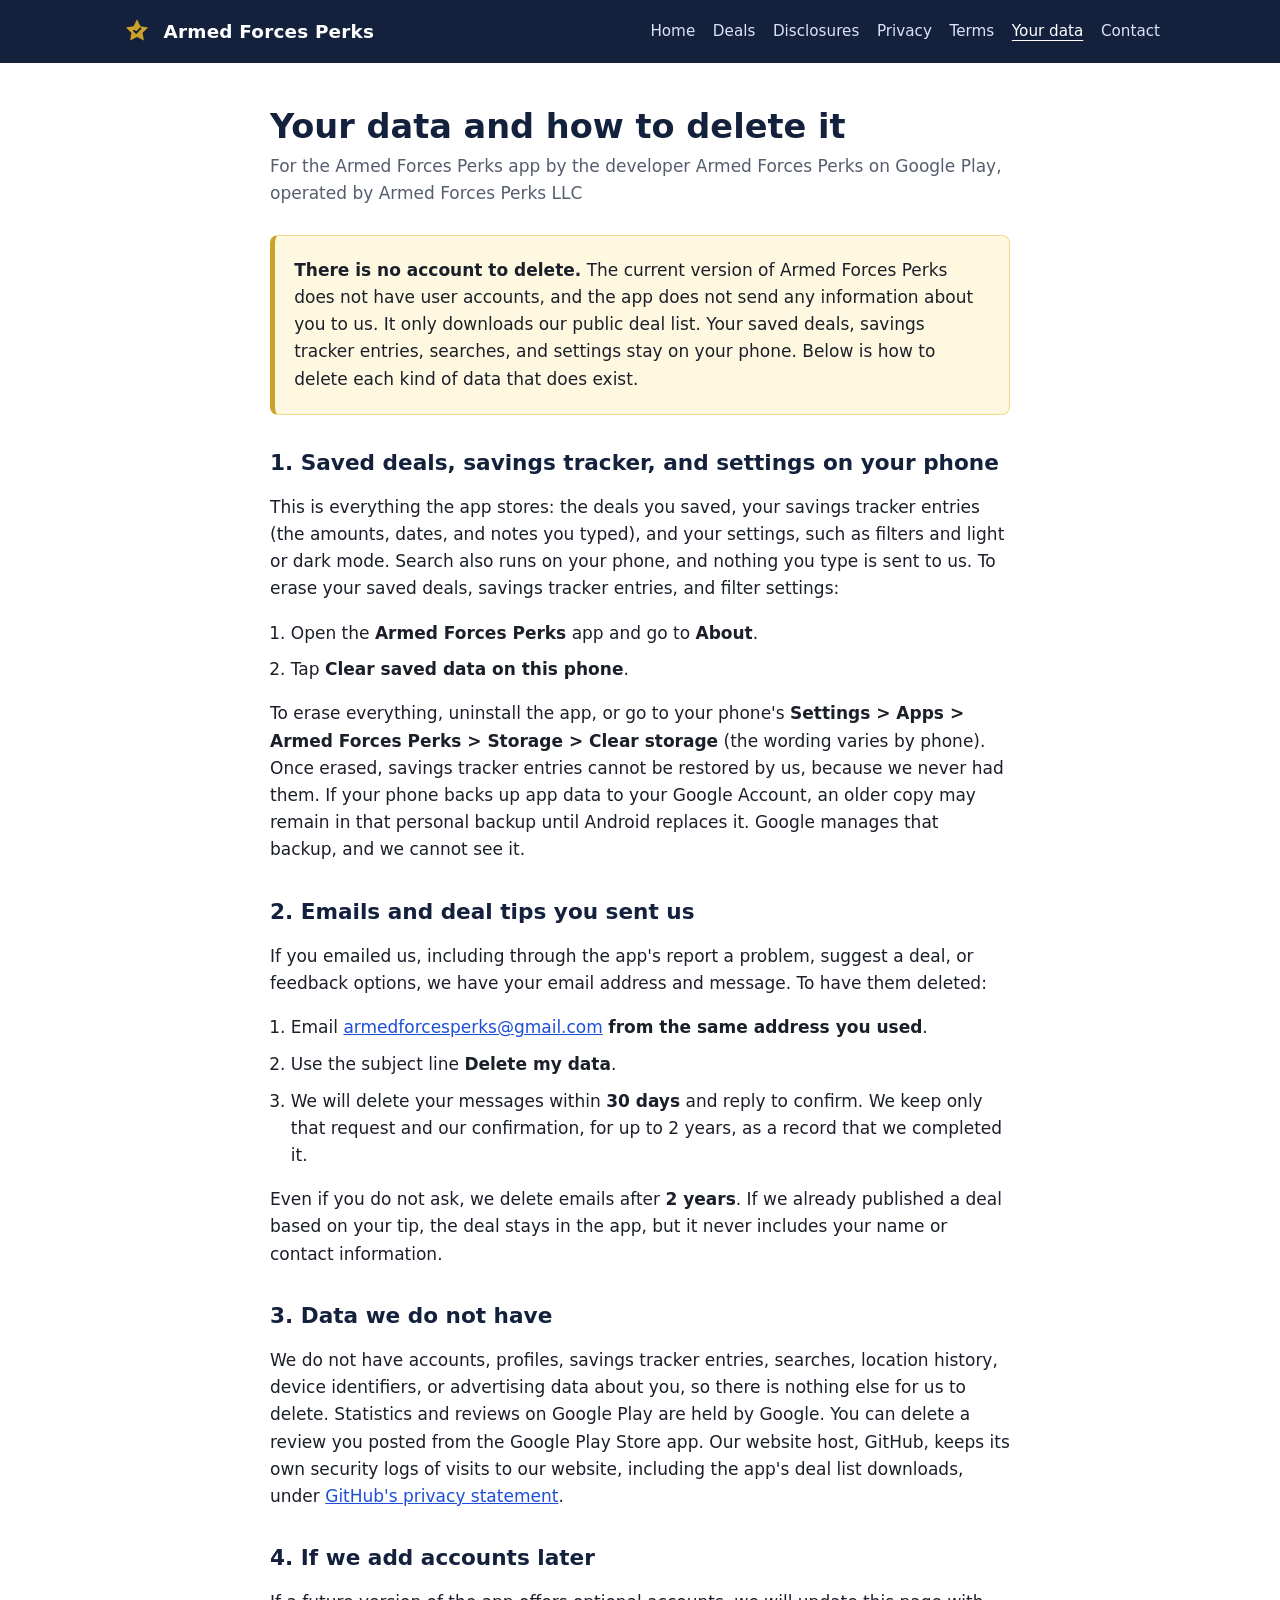
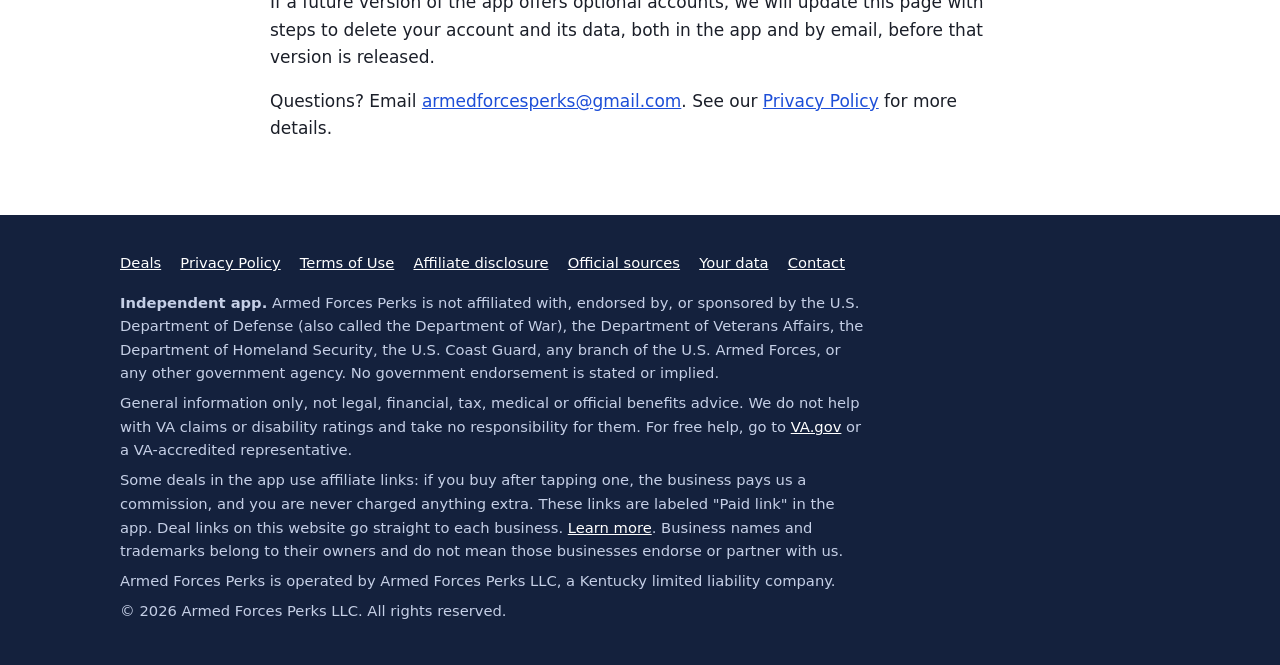
<file: delete-account.html>
<!doctype html>
<html lang="en">
<head>
  <meta charset="utf-8">
  <meta name="viewport" content="width=device-width, initial-scale=1">
  <meta http-equiv="Content-Security-Policy" content="default-src 'none'; style-src 'self'; img-src 'self'; base-uri 'none'; form-action 'none'">
  <meta name="referrer" content="strict-origin-when-cross-origin">
  <title>Your data and how to delete it | Armed Forces Perks</title>
  <meta name="description" content="How to delete your Armed Forces Perks data. The app has no accounts and keeps saved deals only on your phone.">
  <link rel="canonical" href="https://armedforcesperks.com/delete-account.html">
  <meta property="og:title" content="Your data and how to delete it | Armed Forces Perks">
  <meta property="og:description" content="How to delete your Armed Forces Perks data. The app has no accounts and keeps saved deals only on your phone.">
  <meta property="og:type" content="website">
  <meta property="og:url" content="https://armedforcesperks.com/delete-account.html">
  <link rel="icon" href="/favicon.svg" type="image/svg+xml">
  <meta name="theme-color" content="#14213d">
  <link rel="stylesheet" href="/assets/style.css">
</head>
<body>
  <a class="skip" href="#main">Skip to content</a>
  <header class="site-header">
    <div class="wrap">
      <a class="brand" href="/" aria-label="Armed Forces Perks home">
        <img src="/assets/logo.svg" alt="" width="34" height="34">
        <span>Armed Forces Perks</span>
      </a>
      <nav class="nav" aria-label="Main">
        <a href="/">Home</a>
        <a href="/deals.html">Deals</a>
        <a href="/disclosures.html">Disclosures</a>
        <a href="/privacy.html">Privacy</a>
        <a href="/terms.html">Terms</a>
        <a href="/delete-account.html" aria-current="page">Your data</a>
        <a href="/contact.html">Contact</a>
      </nav>
    </div>
  </header>
  <main id="main">
    <article class="doc">
      <div class="wrap">
        <h1>Your data and how to delete it</h1>
        <p class="meta">For the Armed Forces Perks app by the developer Armed Forces Perks on Google Play, operated by Armed Forces Perks LLC</p>
        <div class="note">
          <p><strong>There is no account to delete.</strong> The current version of Armed Forces Perks does not have user accounts, and the app does not send any information about you to us. It only downloads our public deal list. Your saved deals, savings tracker entries, searches, and settings stay on your phone. Below is how to delete each kind of data that does exist.</p>
        </div>

        <h2 id="phone">1. Saved deals, savings tracker, and settings on your phone</h2>
        <p>This is everything the app stores: the deals you saved, your savings tracker entries (the amounts, dates, and notes you typed), and your settings, such as filters and light or dark mode. Search also runs on your phone, and nothing you type is sent to us. To erase your saved deals, savings tracker entries, and filter settings:</p>
        <ol class="steps">
          <li>Open the <strong>Armed Forces Perks</strong> app and go to <strong>About</strong>.</li>
          <li>Tap <strong>Clear saved data on this phone</strong>.</li>
        </ol>
        <p>To erase everything, uninstall the app, or go to your phone's <strong>Settings &gt; Apps &gt; Armed Forces Perks &gt; Storage &gt; Clear storage</strong> (the wording varies by phone). Once erased, savings tracker entries cannot be restored by us, because we never had them. If your phone backs up app data to your Google Account, an older copy may remain in that personal backup until Android replaces it. Google manages that backup, and we cannot see it.</p>

        <h2 id="email">2. Emails and deal tips you sent us</h2>
        <p>If you emailed us, including through the app's report a problem, suggest a deal, or feedback options, we have your email address and message. To have them deleted:</p>
        <ol class="steps">
          <li>Email <a href="mailto:armedforcesperks@gmail.com">armedforcesperks@gmail.com</a> <strong>from the same address you used</strong>.</li>
          <li>Use the subject line <strong>Delete my data</strong>.</li>
          <li>We will delete your messages within <strong>30 days</strong> and reply to confirm. We keep only that request and our confirmation, for up to 2 years, as a record that we completed it.</li>
        </ol>
        <p>Even if you do not ask, we delete emails after <strong>2 years</strong>. If we already published a deal based on your tip, the deal stays in the app, but it never includes your name or contact information.</p>

        <h2 id="none">3. Data we do not have</h2>
        <p>We do not have accounts, profiles, savings tracker entries, searches, location history, device identifiers, or advertising data about you, so there is nothing else for us to delete. Statistics and reviews on Google Play are held by Google. You can delete a review you posted from the Google Play Store app. Our website host, GitHub, keeps its own security logs of visits to our website, including the app's deal list downloads, under <a href="https://docs.github.com/en/site-policy/privacy-policies/github-general-privacy-statement" rel="noopener">GitHub's privacy statement</a>.</p>

        <h2 id="future">4. If we add accounts later</h2>
        <p>If a future version of the app offers optional accounts, we will update this page with steps to delete your account and its data, both in the app and by email, before that version is released.</p>

        <p>Questions? Email <a href="mailto:armedforcesperks@gmail.com">armedforcesperks@gmail.com</a>. See our <a href="/privacy.html">Privacy Policy</a> for more details.</p>
      </div>
    </article>
  </main>
  <footer class="site-footer">
    <div class="wrap">
      <ul class="links">
        <li><a href="/deals.html">Deals</a></li>
        <li><a href="/privacy.html">Privacy Policy</a></li>
        <li><a href="/terms.html">Terms of Use</a></li>
        <li><a href="/disclosures.html">Affiliate disclosure</a></li>
        <li><a href="/sources.html">Official sources</a></li>
        <li><a href="/delete-account.html">Your data</a></li>
        <li><a href="/contact.html">Contact</a></li>
      </ul>
      <p><strong>Independent app.</strong> Armed Forces Perks is not affiliated with, endorsed by, or sponsored by the U.S. Department of Defense (also called the Department of War), the Department of Veterans Affairs, the Department of Homeland Security, the U.S. Coast Guard, any branch of the U.S. Armed Forces, or any other government agency. No government endorsement is stated or implied.</p>
      <p>General information only, not legal, financial, tax, medical or official benefits advice. We do not help with VA claims or disability ratings and take no responsibility for them. For free help, go to <a href="https://www.va.gov/get-help-from-accredited-representative/">VA.gov</a> or a VA-accredited representative.</p>
      <p>Some deals in the app use affiliate links: if you buy after tapping one, the business pays us a commission, and you are never charged anything extra. These links are labeled "Paid link" in the app. Deal links on this website go straight to each business. <a href="/disclosures.html">Learn more</a>. Business names and trademarks belong to their owners and do not mean those businesses endorse or partner with us.</p>
      <p>Armed Forces Perks is operated by Armed Forces Perks LLC, a Kentucky limited liability company.</p>
      <p>&copy; 2026 Armed Forces Perks LLC. All rights reserved.</p>
    </div>
  </footer>
</body>
</html>
</file>
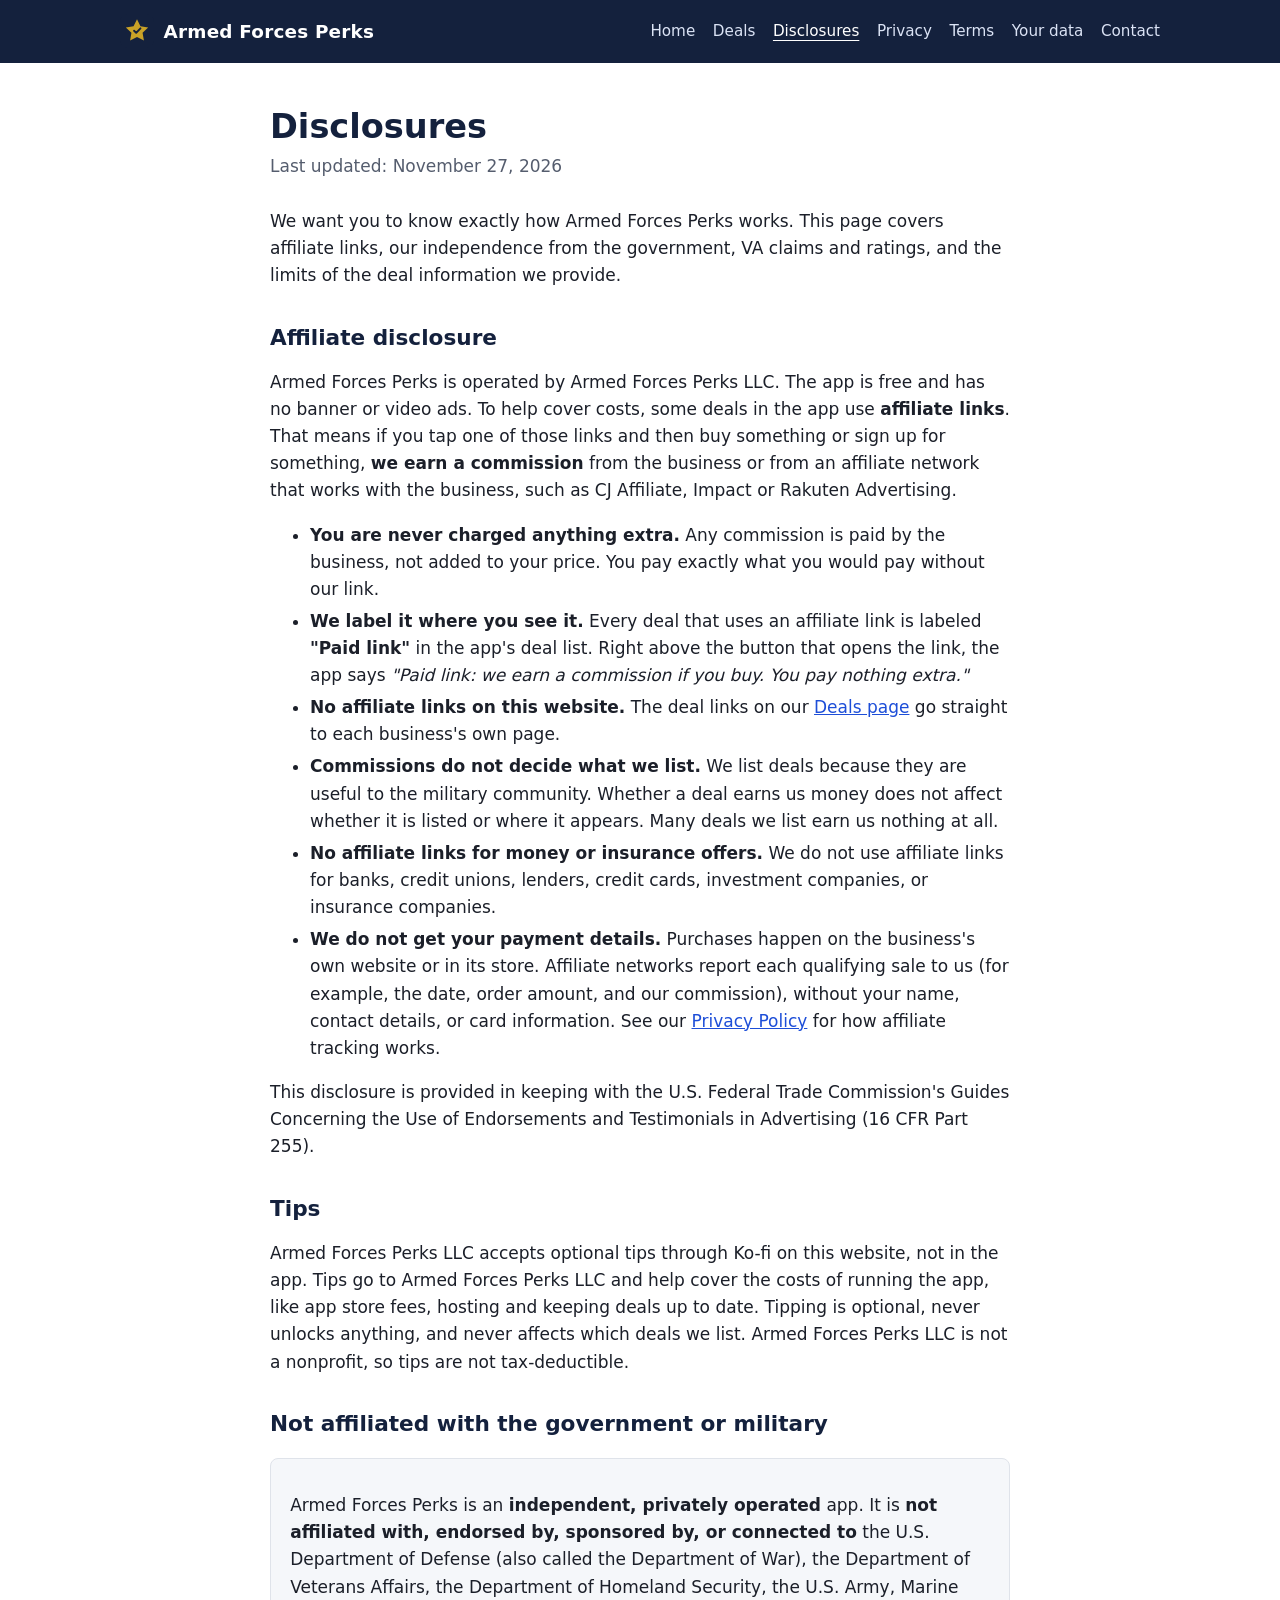
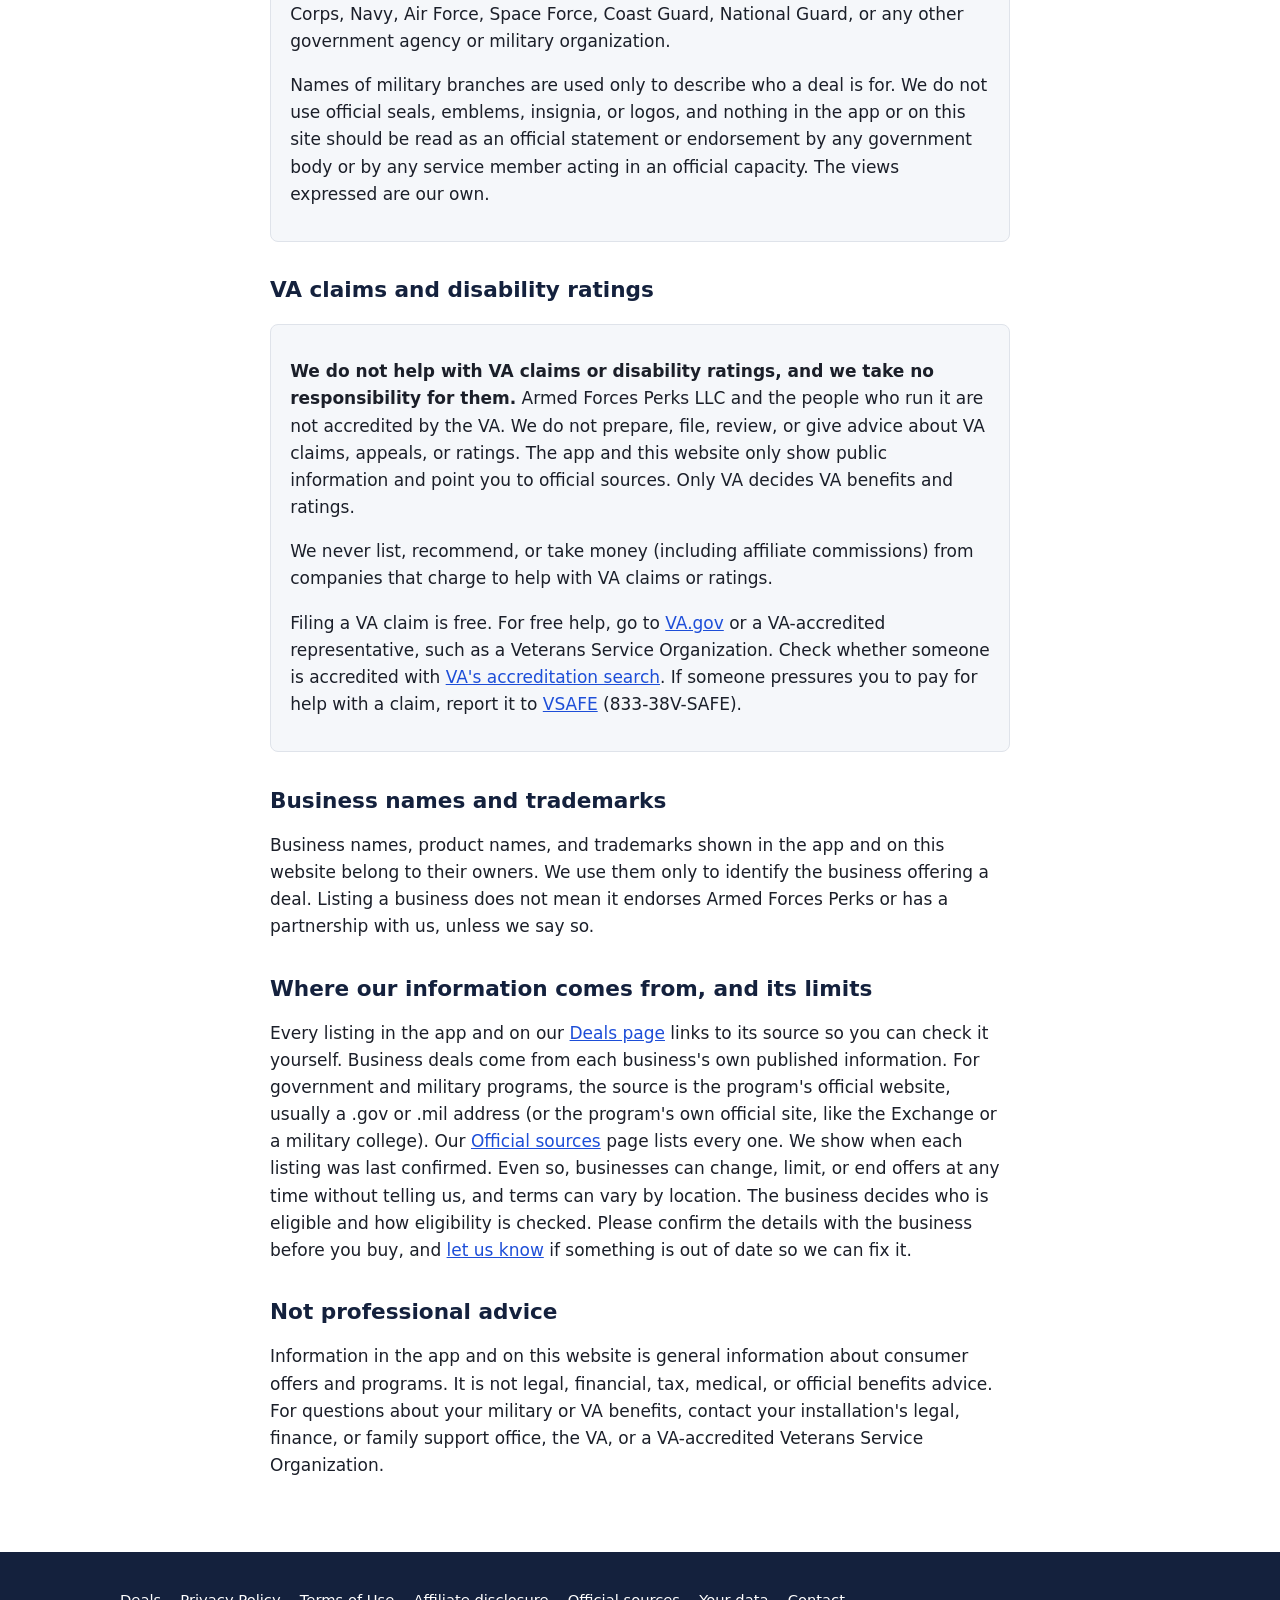
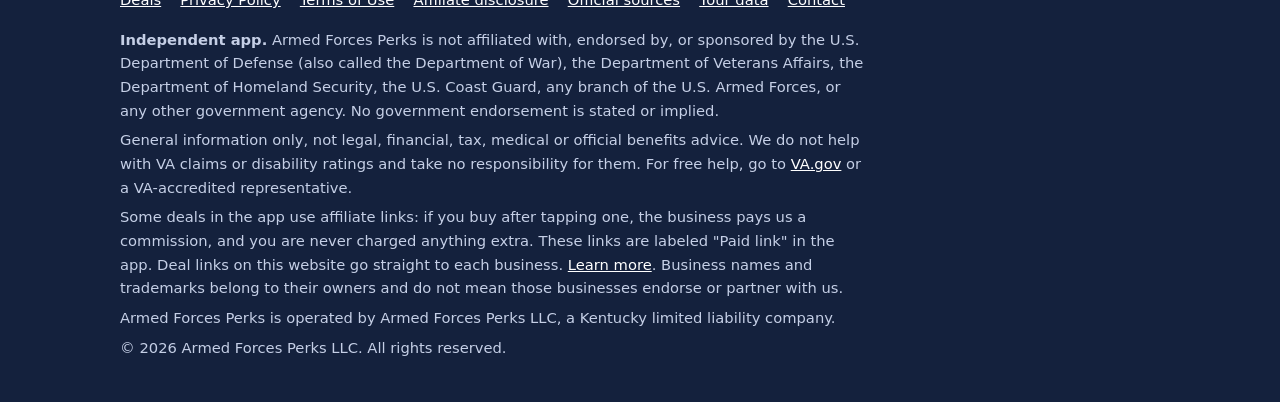
<file: disclosures.html>
<!doctype html>
<html lang="en">
<head>
  <meta charset="utf-8">
  <meta name="viewport" content="width=device-width, initial-scale=1">
  <meta http-equiv="Content-Security-Policy" content="default-src 'none'; style-src 'self'; img-src 'self'; base-uri 'none'; form-action 'none'">
  <meta name="referrer" content="strict-origin-when-cross-origin">
  <title>Disclosures | Armed Forces Perks</title>
  <meta name="description" content="Affiliate disclosure, independence from the government and military, trademarks, and deal accuracy for Armed Forces Perks.">
  <link rel="canonical" href="https://armedforcesperks.com/disclosures.html">
  <meta property="og:title" content="Disclosures | Armed Forces Perks">
  <meta property="og:description" content="Affiliate disclosure, independence from the government and military, trademarks, and deal accuracy for Armed Forces Perks.">
  <meta property="og:type" content="website">
  <meta property="og:url" content="https://armedforcesperks.com/disclosures.html">
  <link rel="icon" href="/favicon.svg" type="image/svg+xml">
  <meta name="theme-color" content="#14213d">
  <link rel="stylesheet" href="/assets/style.css">
</head>
<body>
  <a class="skip" href="#main">Skip to content</a>
  <header class="site-header">
    <div class="wrap">
      <a class="brand" href="/" aria-label="Armed Forces Perks home">
        <img src="/assets/logo.svg" alt="" width="34" height="34">
        <span>Armed Forces Perks</span>
      </a>
      <nav class="nav" aria-label="Main">
        <a href="/">Home</a>
        <a href="/deals.html">Deals</a>
        <a href="/disclosures.html" aria-current="page">Disclosures</a>
        <a href="/privacy.html">Privacy</a>
        <a href="/terms.html">Terms</a>
        <a href="/delete-account.html">Your data</a>
        <a href="/contact.html">Contact</a>
      </nav>
    </div>
  </header>
  <main id="main">
    <article class="doc">
      <div class="wrap">
        <h1>Disclosures</h1>
        <p class="meta">Last updated: November 27, 2026</p>
        <p>We want you to know exactly how Armed Forces Perks works. This page covers affiliate links, our independence from the government, VA claims and ratings, and the limits of the deal information we provide.</p>

        <h2 id="affiliate">Affiliate disclosure</h2>
        <p>Armed Forces Perks is operated by Armed Forces Perks LLC. The app is free and has no banner or video ads. To help cover costs, some deals in the app use <strong>affiliate links</strong>. That means if you tap one of those links and then buy something or sign up for something, <strong>we earn a commission</strong> from the business or from an affiliate network that works with the business, such as CJ Affiliate, Impact or Rakuten Advertising.</p>
        <ul>
          <li><strong>You are never charged anything extra.</strong> Any commission is paid by the business, not added to your price. You pay exactly what you would pay without our link.</li>
          <li><strong>We label it where you see it.</strong> Every deal that uses an affiliate link is labeled <strong>"Paid link"</strong> in the app's deal list. Right above the button that opens the link, the app says <em>"Paid link: we earn a commission if you buy. You pay nothing extra."</em></li>
          <li><strong>No affiliate links on this website.</strong> The deal links on our <a href="/deals.html">Deals page</a> go straight to each business's own page.</li>
          <li><strong>Commissions do not decide what we list.</strong> We list deals because they are useful to the military community. Whether a deal earns us money does not affect whether it is listed or where it appears. Many deals we list earn us nothing at all.</li>
          <li><strong>No affiliate links for money or insurance offers.</strong> We do not use affiliate links for banks, credit unions, lenders, credit cards, investment companies, or insurance companies.</li>
          <li><strong>We do not get your payment details.</strong> Purchases happen on the business's own website or in its store. Affiliate networks report each qualifying sale to us (for example, the date, order amount, and our commission), without your name, contact details, or card information. See our <a href="/privacy.html#links">Privacy Policy</a> for how affiliate tracking works.</li>
        </ul>
        <p>This disclosure is provided in keeping with the U.S. Federal Trade Commission's Guides Concerning the Use of Endorsements and Testimonials in Advertising (16 CFR Part 255).</p>

        <h2 id="tips">Tips</h2>
        <!-- The app opens this page. Never link to the tip jar here: app store payment rules bar the app from leading to it. -->
        <p>Armed Forces Perks LLC accepts optional tips through Ko-fi on this website, not in the app. Tips go to Armed Forces Perks LLC and help cover the costs of running the app, like app store fees, hosting and keeping deals up to date. Tipping is optional, never unlocks anything, and never affects which deals we list. Armed Forces Perks LLC is not a nonprofit, so tips are not tax-deductible.</p>

        <h2 id="independent">Not affiliated with the government or military</h2>
        <div class="box">
          <p>Armed Forces Perks is an <strong>independent, privately operated</strong> app. It is <strong>not affiliated with, endorsed by, sponsored by, or connected to</strong> the U.S. Department of Defense (also called the Department of War), the Department of Veterans Affairs, the Department of Homeland Security, the U.S. Army, Marine Corps, Navy, Air Force, Space Force, Coast Guard, National Guard, or any other government agency or military organization.</p>
          <p>Names of military branches are used only to describe who a deal is for. We do not use official seals, emblems, insignia, or logos, and nothing in the app or on this site should be read as an official statement or endorsement by any government body or by any service member acting in an official capacity. The views expressed are our own.</p>
        </div>

        <h2 id="va-claims">VA claims and disability ratings</h2>
        <div class="box">
          <p><strong>We do not help with VA claims or disability ratings, and we take no responsibility for them.</strong> Armed Forces Perks LLC and the people who run it are not accredited by the VA. We do not prepare, file, review, or give advice about VA claims, appeals, or ratings. The app and this website only show public information and point you to official sources. Only VA decides VA benefits and ratings.</p>
          <p>We never list, recommend, or take money (including affiliate commissions) from companies that charge to help with VA claims or ratings.</p>
          <p>Filing a VA claim is free. For free help, go to <a href="https://www.va.gov/get-help-from-accredited-representative/">VA.gov</a> or a VA-accredited representative, such as a Veterans Service Organization. Check whether someone is accredited with <a href="https://www.va.gov/ogc/apps/accreditation/">VA's accreditation search</a>. If someone pressures you to pay for help with a claim, report it to <a href="https://vsafe.gov/">VSAFE</a> (833-38V-SAFE).</p>
        </div>

        <h2 id="trademarks">Business names and trademarks</h2>
        <p>Business names, product names, and trademarks shown in the app and on this website belong to their owners. We use them only to identify the business offering a deal. Listing a business does not mean it endorses Armed Forces Perks or has a partnership with us, unless we say so.</p>

        <h2 id="accuracy">Where our information comes from, and its limits</h2>
        <p>Every listing in the app and on our <a href="/deals.html">Deals page</a> links to its source so you can check it yourself. Business deals come from each business's own published information. For government and military programs, the source is the program's official website, usually a .gov or .mil address (or the program's own official site, like the Exchange or a military college). Our <a href="/sources.html">Official sources</a> page lists every one. We show when each listing was last confirmed. Even so, businesses can change, limit, or end offers at any time without telling us, and terms can vary by location. The business decides who is eligible and how eligibility is checked. Please confirm the details with the business before you buy, and <a href="/contact.html">let us know</a> if something is out of date so we can fix it.</p>

        <h2 id="advice">Not professional advice</h2>
        <p>Information in the app and on this website is general information about consumer offers and programs. It is not legal, financial, tax, medical, or official benefits advice. For questions about your military or VA benefits, contact your installation's legal, finance, or family support office, the VA, or a VA-accredited Veterans Service Organization.</p>
      </div>
    </article>
  </main>
  <footer class="site-footer">
    <div class="wrap">
      <ul class="links">
        <li><a href="/deals.html">Deals</a></li>
        <li><a href="/privacy.html">Privacy Policy</a></li>
        <li><a href="/terms.html">Terms of Use</a></li>
        <li><a href="/disclosures.html">Affiliate disclosure</a></li>
        <li><a href="/sources.html">Official sources</a></li>
        <li><a href="/delete-account.html">Your data</a></li>
        <li><a href="/contact.html">Contact</a></li>
      </ul>
      <p><strong>Independent app.</strong> Armed Forces Perks is not affiliated with, endorsed by, or sponsored by the U.S. Department of Defense (also called the Department of War), the Department of Veterans Affairs, the Department of Homeland Security, the U.S. Coast Guard, any branch of the U.S. Armed Forces, or any other government agency. No government endorsement is stated or implied.</p>
      <p>General information only, not legal, financial, tax, medical or official benefits advice. We do not help with VA claims or disability ratings and take no responsibility for them. For free help, go to <a href="https://www.va.gov/get-help-from-accredited-representative/">VA.gov</a> or a VA-accredited representative.</p>
      <p>Some deals in the app use affiliate links: if you buy after tapping one, the business pays us a commission, and you are never charged anything extra. These links are labeled "Paid link" in the app. Deal links on this website go straight to each business. <a href="/disclosures.html">Learn more</a>. Business names and trademarks belong to their owners and do not mean those businesses endorse or partner with us.</p>
      <p>Armed Forces Perks is operated by Armed Forces Perks LLC, a Kentucky limited liability company.</p>
      <p>&copy; 2026 Armed Forces Perks LLC. All rights reserved.</p>
    </div>
  </footer>
</body>
</html>
</file>
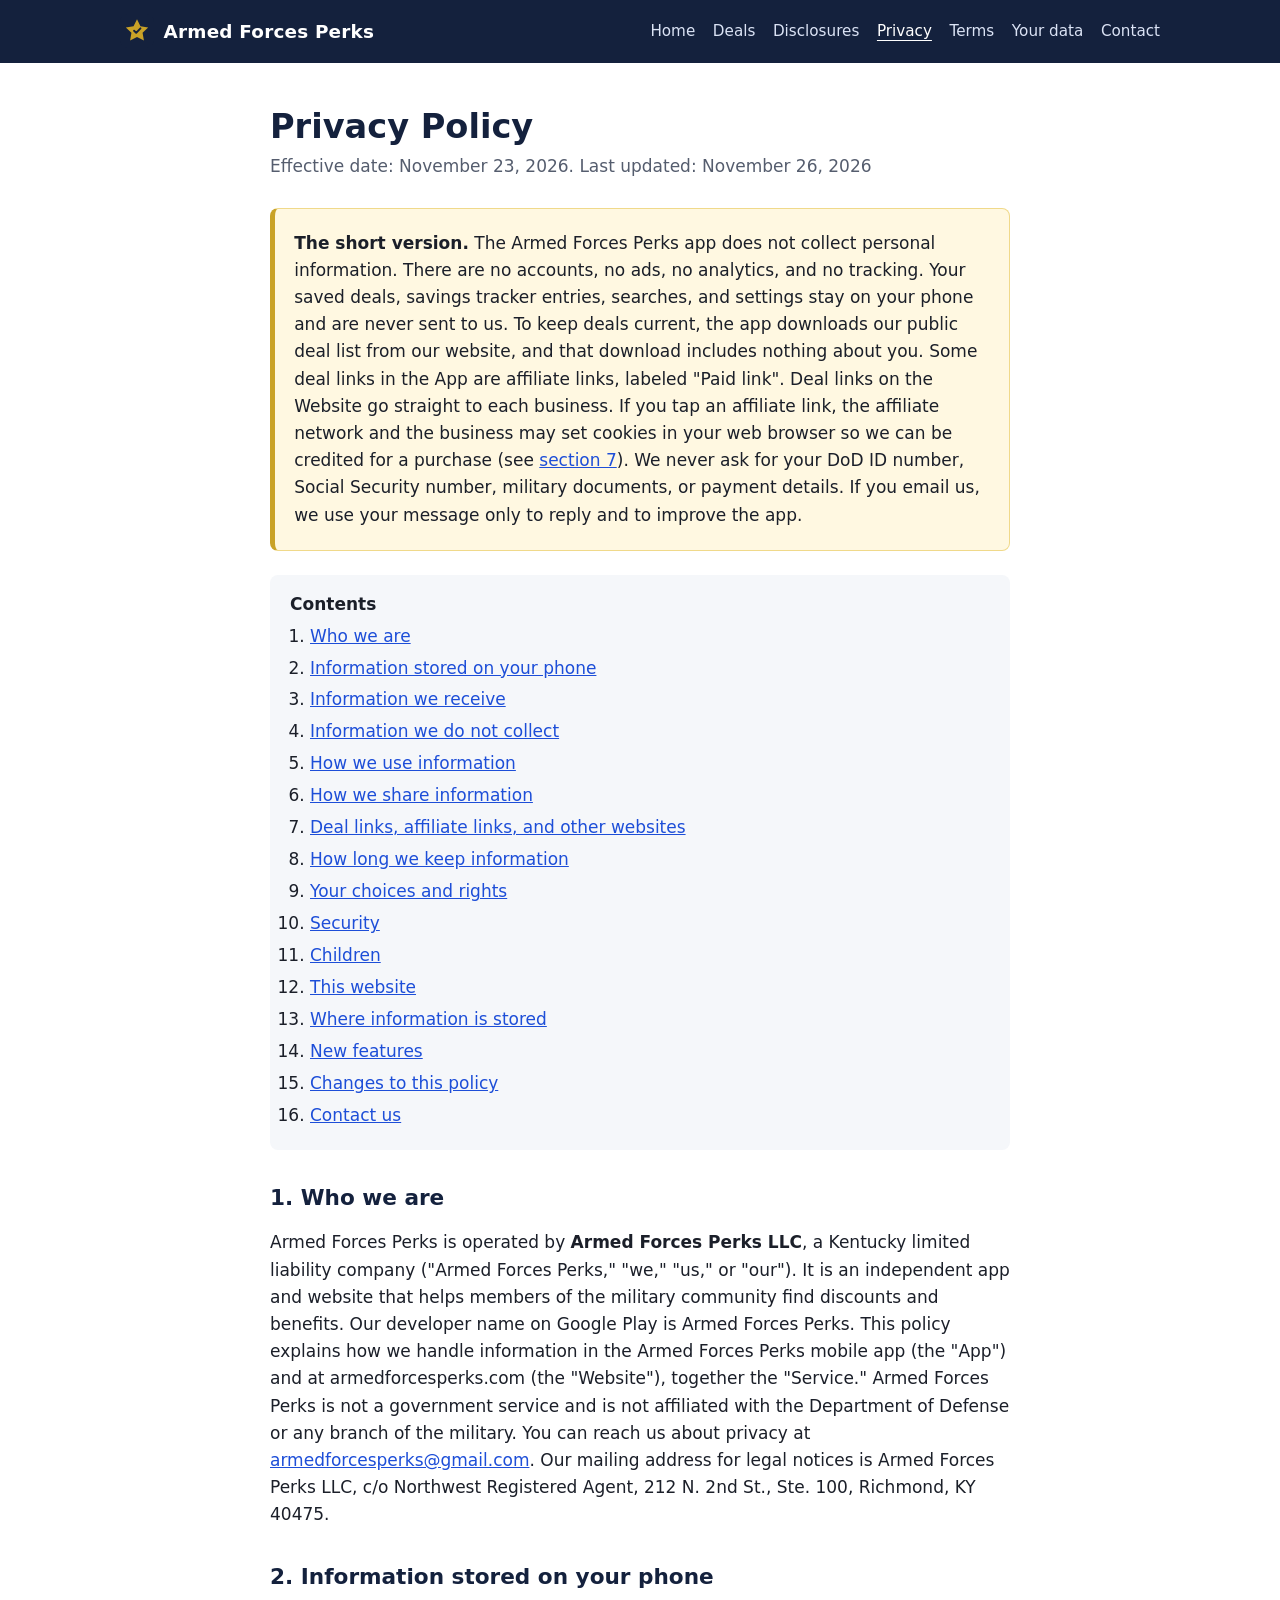
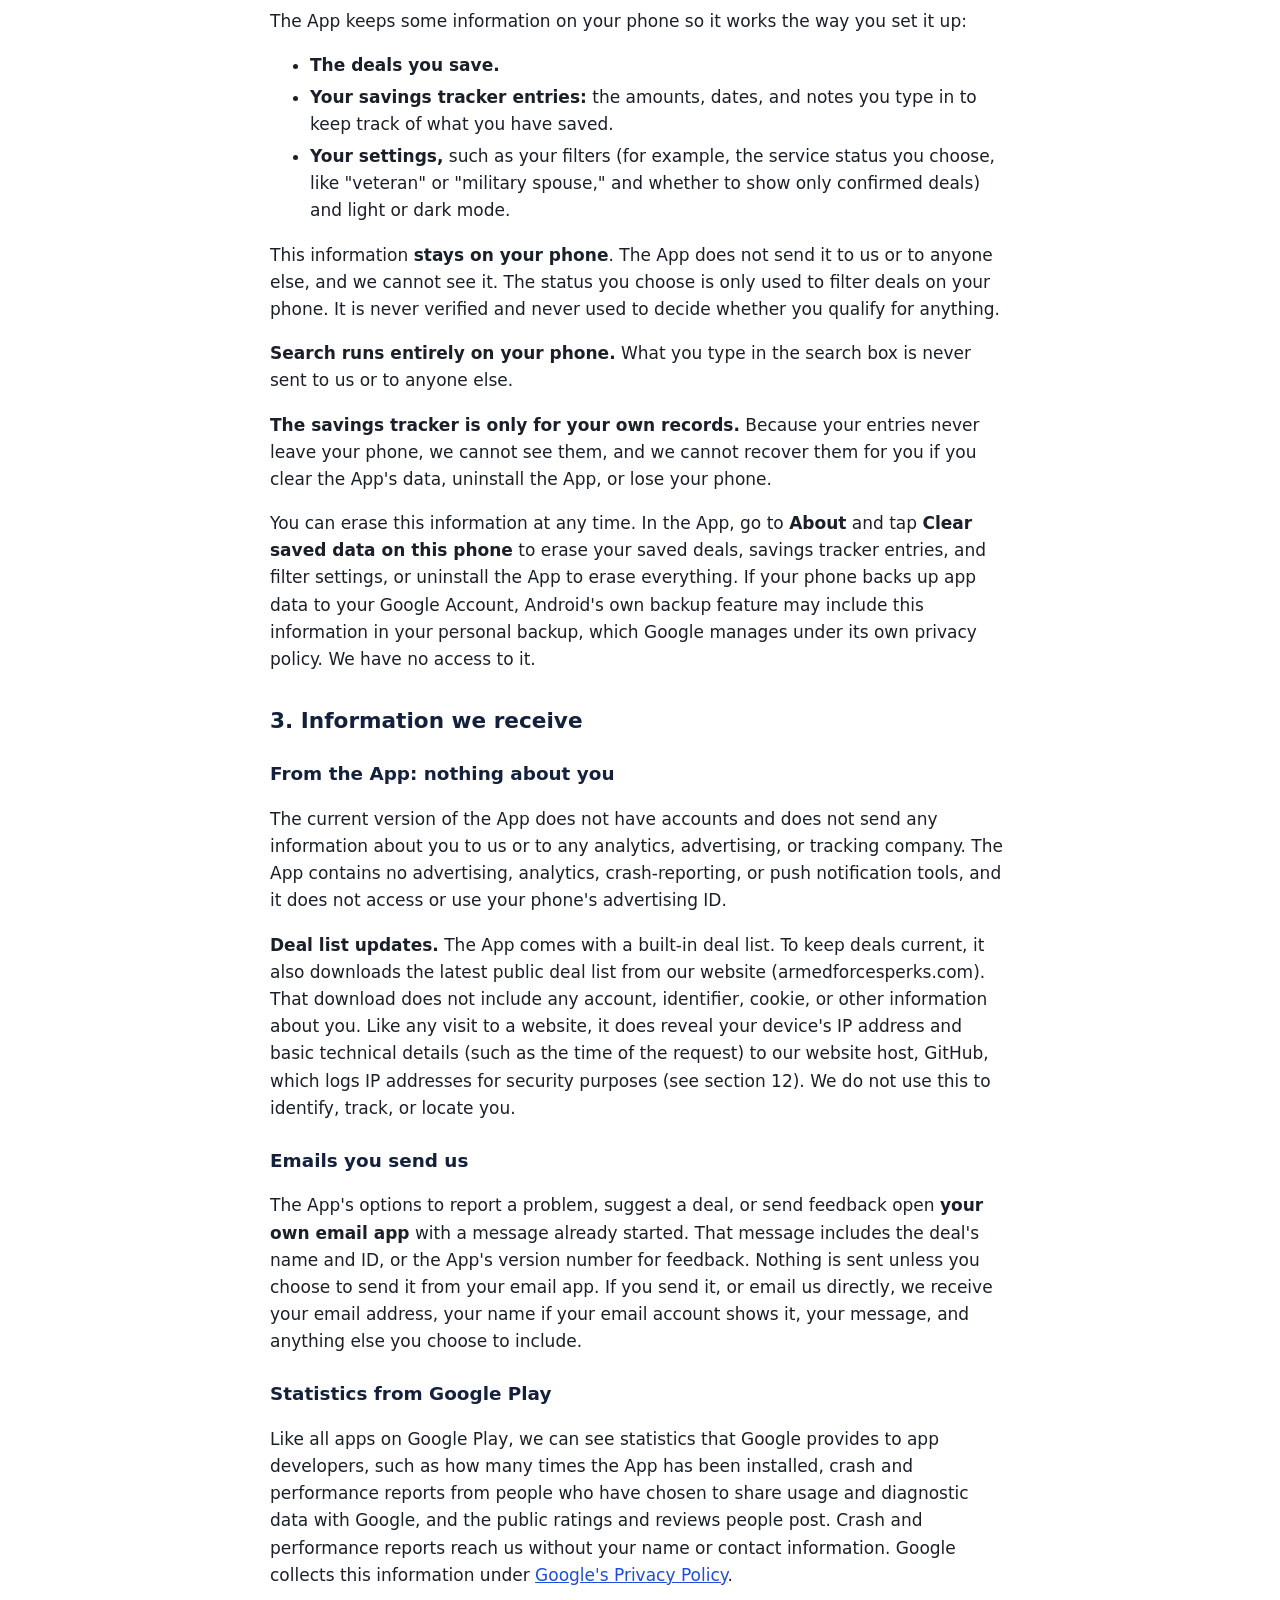
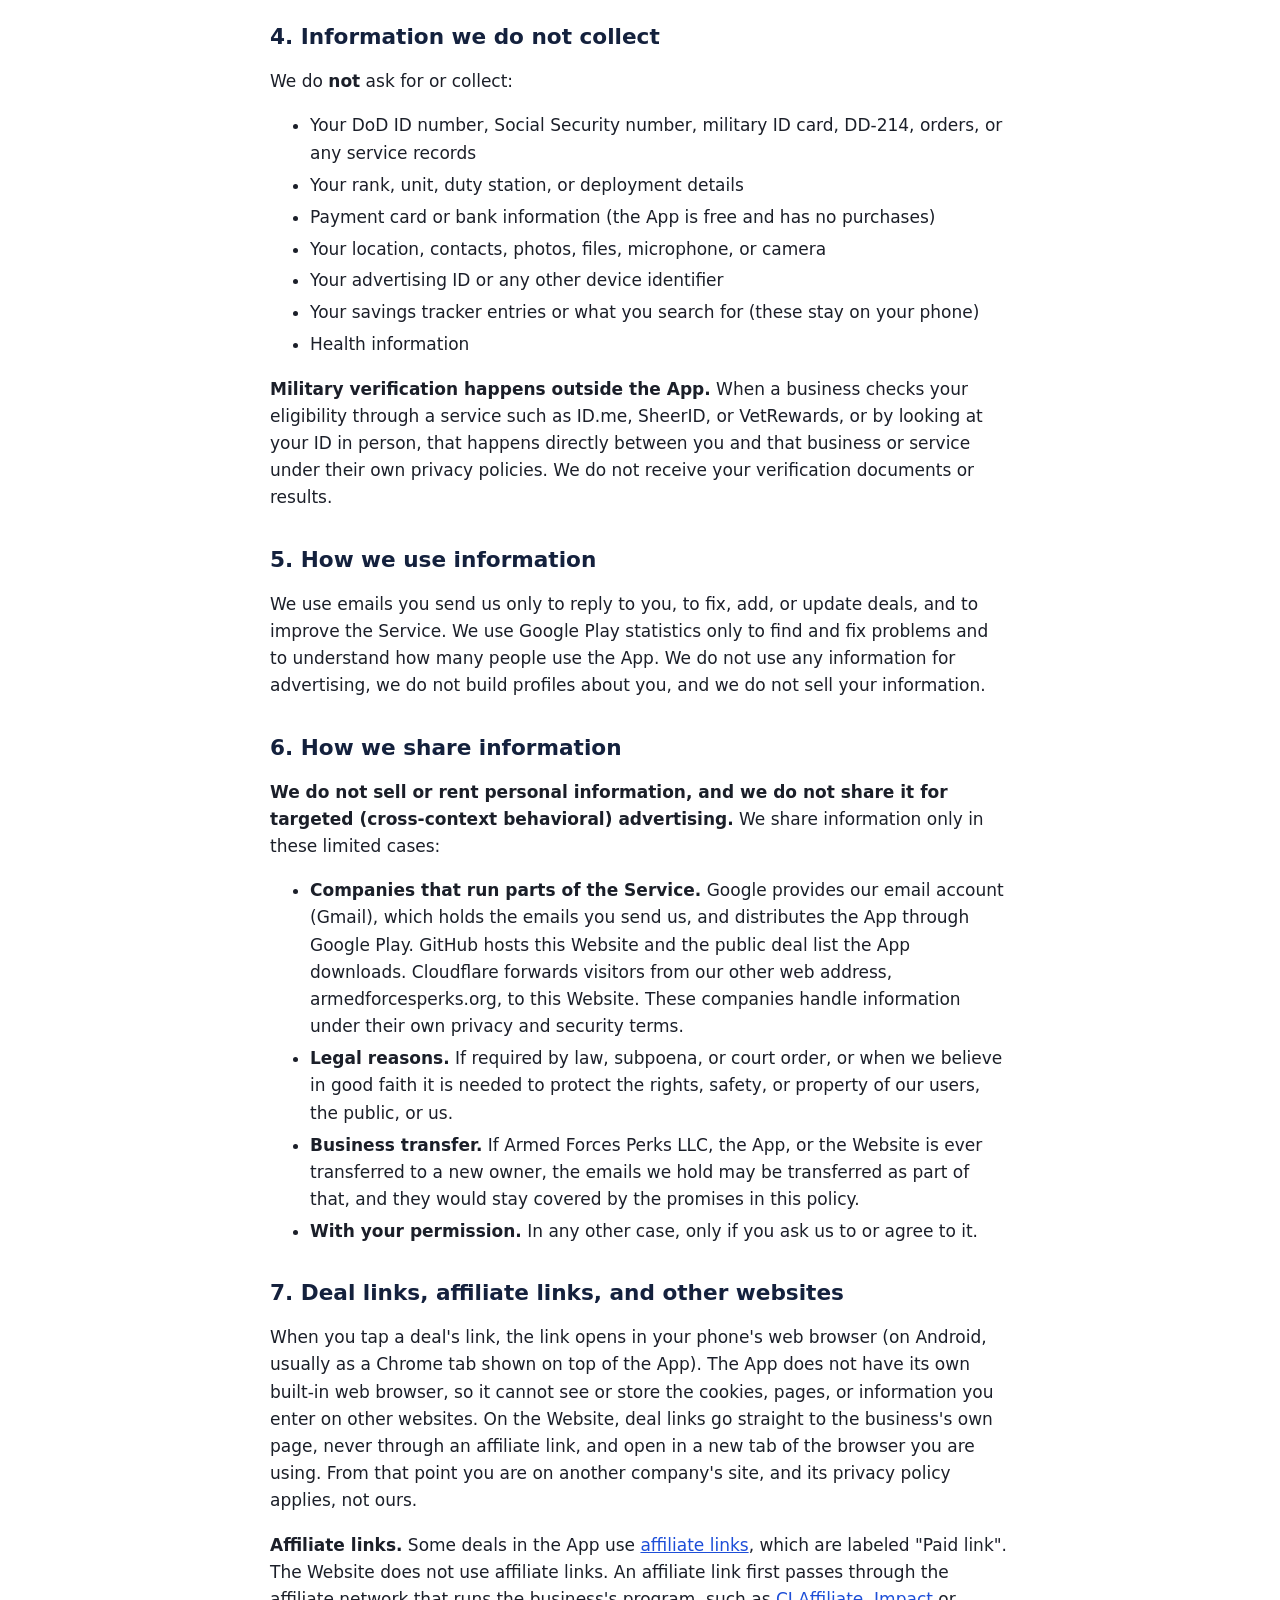
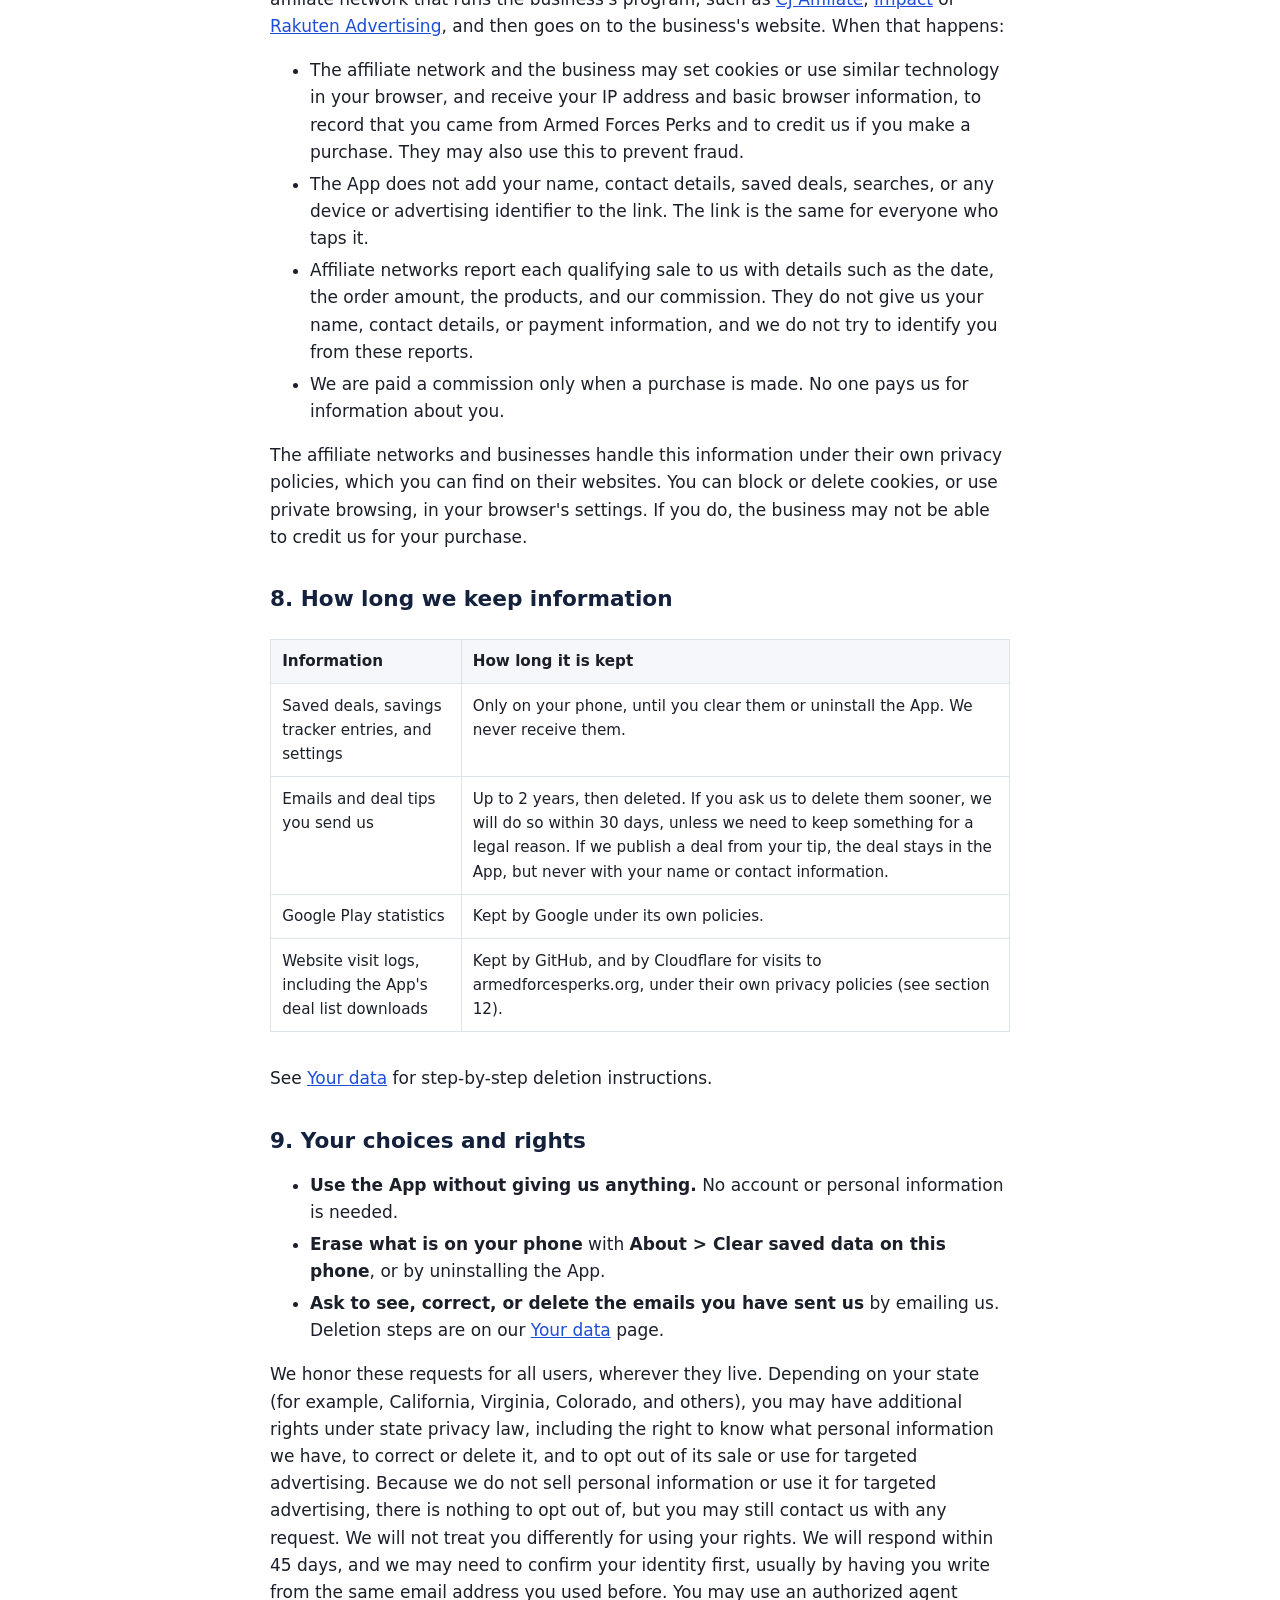
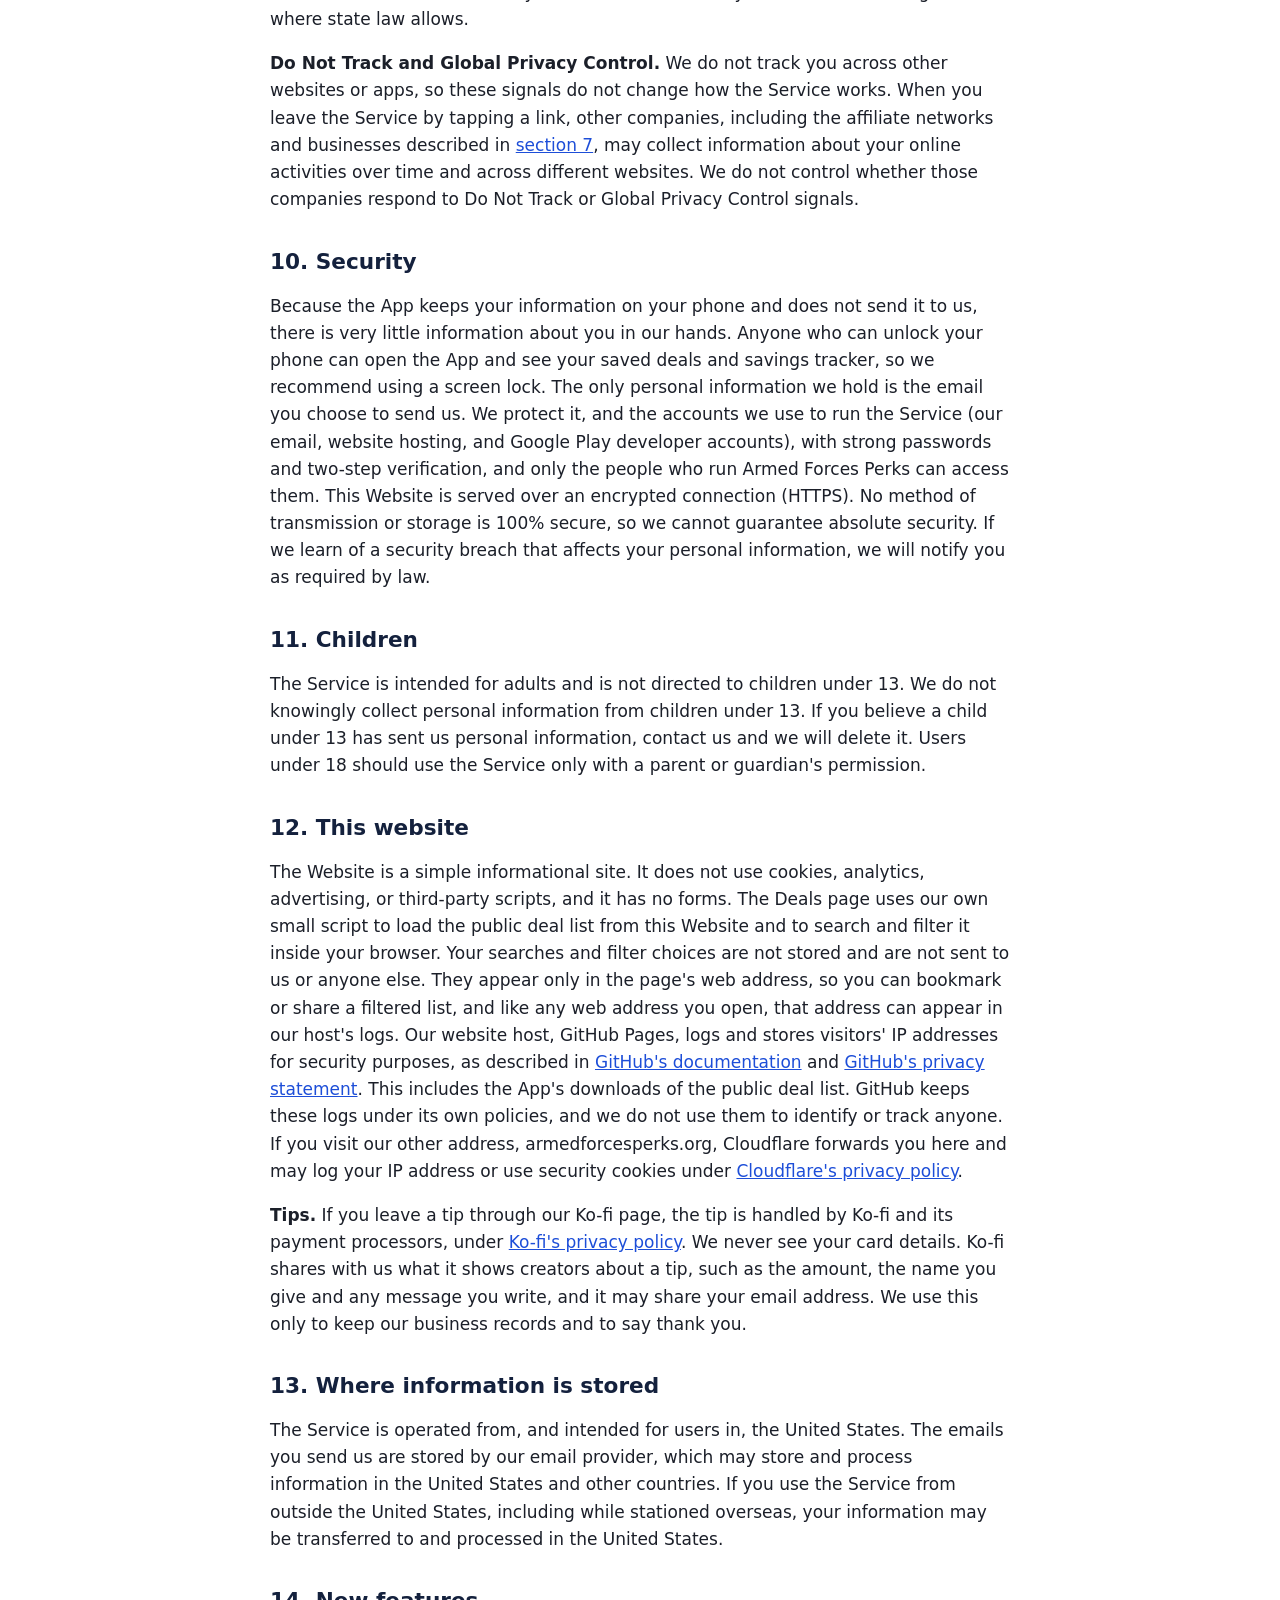
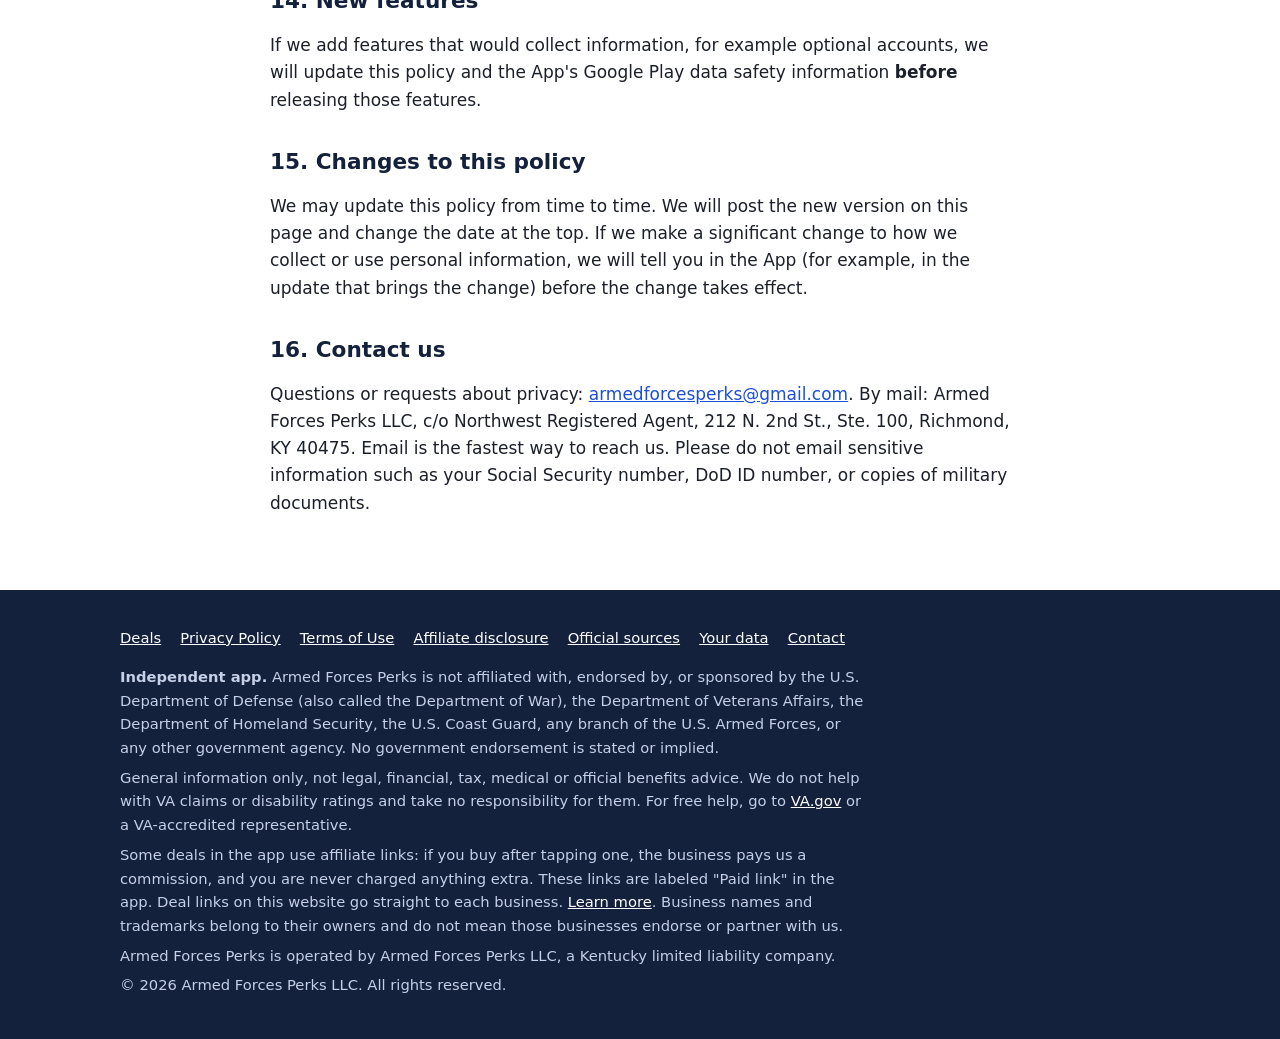
<file: privacy.html>
<!doctype html>
<html lang="en">
<head>
  <meta charset="utf-8">
  <meta name="viewport" content="width=device-width, initial-scale=1">
  <meta http-equiv="Content-Security-Policy" content="default-src 'none'; style-src 'self'; img-src 'self'; base-uri 'none'; form-action 'none'">
  <meta name="referrer" content="strict-origin-when-cross-origin">
  <title>Privacy Policy | Armed Forces Perks</title>
  <meta name="description" content="Privacy Policy for the Armed Forces Perks app and website. No accounts, no ads, no tracking. Saved deals stay on your phone.">
  <link rel="canonical" href="https://armedforcesperks.com/privacy.html">
  <meta property="og:title" content="Privacy Policy | Armed Forces Perks">
  <meta property="og:description" content="Privacy Policy for the Armed Forces Perks app and website. No accounts, no ads, no tracking. Saved deals stay on your phone.">
  <meta property="og:type" content="website">
  <meta property="og:url" content="https://armedforcesperks.com/privacy.html">
  <link rel="icon" href="/favicon.svg" type="image/svg+xml">
  <meta name="theme-color" content="#14213d">
  <link rel="stylesheet" href="/assets/style.css">
</head>
<body>
  <a class="skip" href="#main">Skip to content</a>
  <header class="site-header">
    <div class="wrap">
      <a class="brand" href="/" aria-label="Armed Forces Perks home">
        <img src="/assets/logo.svg" alt="" width="34" height="34">
        <span>Armed Forces Perks</span>
      </a>
      <nav class="nav" aria-label="Main">
        <a href="/">Home</a>
        <a href="/deals.html">Deals</a>
        <a href="/disclosures.html">Disclosures</a>
        <a href="/privacy.html" aria-current="page">Privacy</a>
        <a href="/terms.html">Terms</a>
        <a href="/delete-account.html">Your data</a>
        <a href="/contact.html">Contact</a>
      </nav>
    </div>
  </header>
  <main id="main">
    <article class="doc">
      <div class="wrap">
        <h1>Privacy Policy</h1>
        <p class="meta">Effective date: November 23, 2026. Last updated: November 26, 2026</p>
        <div class="note">
          <p><strong>The short version.</strong> The Armed Forces Perks app does not collect personal information. There are no accounts, no ads, no analytics, and no tracking. Your saved deals, savings tracker entries, searches, and settings stay on your phone and are never sent to us. To keep deals current, the app downloads our public deal list from our website, and that download includes nothing about you. Some deal links in the App are affiliate links, labeled "Paid link". Deal links on the Website go straight to each business. If you tap an affiliate link, the affiliate network and the business may set cookies in your web browser so we can be credited for a purchase (see <a href="#links">section 7</a>). We never ask for your DoD ID number, Social Security number, military documents, or payment details. If you email us, we use your message only to reply and to improve the app.</p>
        </div>

        <nav class="toc" aria-label="Contents">
          <strong>Contents</strong>
          <ol>
            <li><a href="#who">Who we are</a></li>
            <li><a href="#device">Information stored on your phone</a></li>
            <li><a href="#collect">Information we receive</a></li>
            <li><a href="#not">Information we do not collect</a></li>
            <li><a href="#use">How we use information</a></li>
            <li><a href="#share">How we share information</a></li>
            <li><a href="#links">Deal links, affiliate links, and other websites</a></li>
            <li><a href="#retention">How long we keep information</a></li>
            <li><a href="#choices">Your choices and rights</a></li>
            <li><a href="#security">Security</a></li>
            <li><a href="#children">Children</a></li>
            <li><a href="#website">This website</a></li>
            <li><a href="#location">Where information is stored</a></li>
            <li><a href="#future">New features</a></li>
            <li><a href="#changes">Changes to this policy</a></li>
            <li><a href="#contact">Contact us</a></li>
          </ol>
        </nav>

        <h2 id="who">1. Who we are</h2>
        <p>Armed Forces Perks is operated by <strong>Armed Forces Perks LLC</strong>, a Kentucky limited liability company ("Armed Forces Perks," "we," "us," or "our"). It is an independent app and website that helps members of the military community find discounts and benefits. Our developer name on Google Play is Armed Forces Perks. This policy explains how we handle information in the Armed Forces Perks mobile app (the "App") and at armedforcesperks.com (the "Website"), together the "Service." Armed Forces Perks is not a government service and is not affiliated with the Department of Defense or any branch of the military. You can reach us about privacy at <a href="mailto:armedforcesperks@gmail.com">armedforcesperks@gmail.com</a>. Our mailing address for legal notices is Armed Forces Perks LLC, c/o Northwest Registered Agent, 212 N. 2nd St., Ste. 100, Richmond, KY 40475.</p>

        <h2 id="device">2. Information stored on your phone</h2>
        <p>The App keeps some information on your phone so it works the way you set it up:</p>
        <ul>
          <li><strong>The deals you save.</strong></li>
          <li><strong>Your savings tracker entries:</strong> the amounts, dates, and notes you type in to keep track of what you have saved.</li>
          <li><strong>Your settings,</strong> such as your filters (for example, the service status you choose, like "veteran" or "military spouse," and whether to show only confirmed deals) and light or dark mode.</li>
        </ul>
        <p>This information <strong>stays on your phone</strong>. The App does not send it to us or to anyone else, and we cannot see it. The status you choose is only used to filter deals on your phone. It is never verified and never used to decide whether you qualify for anything.</p>
        <p><strong>Search runs entirely on your phone.</strong> What you type in the search box is never sent to us or to anyone else.</p>
        <p><strong>The savings tracker is only for your own records.</strong> Because your entries never leave your phone, we cannot see them, and we cannot recover them for you if you clear the App's data, uninstall the App, or lose your phone.</p>
        <p>You can erase this information at any time. In the App, go to <strong>About</strong> and tap <strong>Clear saved data on this phone</strong> to erase your saved deals, savings tracker entries, and filter settings, or uninstall the App to erase everything. If your phone backs up app data to your Google Account, Android's own backup feature may include this information in your personal backup, which Google manages under its own privacy policy. We have no access to it.</p>

        <h2 id="collect">3. Information we receive</h2>
        <h3>From the App: nothing about you</h3>
        <p>The current version of the App does not have accounts and does not send any information about you to us or to any analytics, advertising, or tracking company. The App contains no advertising, analytics, crash-reporting, or push notification tools, and it does not access or use your phone's advertising ID.</p>
        <p><strong>Deal list updates.</strong> The App comes with a built-in deal list. To keep deals current, it also downloads the latest public deal list from our website (armedforcesperks.com). That download does not include any account, identifier, cookie, or other information about you. Like any visit to a website, it does reveal your device's IP address and basic technical details (such as the time of the request) to our website host, GitHub, which logs IP addresses for security purposes (see section 12). We do not use this to identify, track, or locate you.</p>

        <h3>Emails you send us</h3>
        <p>The App's options to report a problem, suggest a deal, or send feedback open <strong>your own email app</strong> with a message already started. That message includes the deal's name and ID, or the App's version number for feedback. Nothing is sent unless you choose to send it from your email app. If you send it, or email us directly, we receive your email address, your name if your email account shows it, your message, and anything else you choose to include.</p>

        <h3>Statistics from Google Play</h3>
        <p>Like all apps on Google Play, we can see statistics that Google provides to app developers, such as how many times the App has been installed, crash and performance reports from people who have chosen to share usage and diagnostic data with Google, and the public ratings and reviews people post. Crash and performance reports reach us without your name or contact information. Google collects this information under <a href="https://policies.google.com/privacy" rel="noopener">Google's Privacy Policy</a>.</p>

        <h2 id="not">4. Information we do not collect</h2>
        <p>We do <strong>not</strong> ask for or collect:</p>
        <ul>
          <li>Your DoD ID number, Social Security number, military ID card, DD-214, orders, or any service records</li>
          <li>Your rank, unit, duty station, or deployment details</li>
          <li>Payment card or bank information (the App is free and has no purchases)</li>
          <li>Your location, contacts, photos, files, microphone, or camera</li>
          <li>Your advertising ID or any other device identifier</li>
          <li>Your savings tracker entries or what you search for (these stay on your phone)</li>
          <li>Health information</li>
        </ul>
        <p><strong>Military verification happens outside the App.</strong> When a business checks your eligibility through a service such as ID.me, SheerID, or VetRewards, or by looking at your ID in person, that happens directly between you and that business or service under their own privacy policies. We do not receive your verification documents or results.</p>

        <h2 id="use">5. How we use information</h2>
        <p>We use emails you send us only to reply to you, to fix, add, or update deals, and to improve the Service. We use Google Play statistics only to find and fix problems and to understand how many people use the App. We do not use any information for advertising, we do not build profiles about you, and we do not sell your information.</p>

        <h2 id="share">6. How we share information</h2>
        <p><strong>We do not sell or rent personal information, and we do not share it for targeted (cross-context behavioral) advertising.</strong> We share information only in these limited cases:</p>
        <ul>
          <li><strong>Companies that run parts of the Service.</strong> Google provides our email account (Gmail), which holds the emails you send us, and distributes the App through Google Play. GitHub hosts this Website and the public deal list the App downloads. Cloudflare forwards visitors from our other web address, armedforcesperks.org, to this Website. These companies handle information under their own privacy and security terms.</li>
          <li><strong>Legal reasons.</strong> If required by law, subpoena, or court order, or when we believe in good faith it is needed to protect the rights, safety, or property of our users, the public, or us.</li>
          <li><strong>Business transfer.</strong> If Armed Forces Perks LLC, the App, or the Website is ever transferred to a new owner, the emails we hold may be transferred as part of that, and they would stay covered by the promises in this policy.</li>
          <li><strong>With your permission.</strong> In any other case, only if you ask us to or agree to it.</li>
        </ul>

        <h2 id="links">7. Deal links, affiliate links, and other websites</h2>
        <p>When you tap a deal's link, the link opens in your phone's web browser (on Android, usually as a Chrome tab shown on top of the App). The App does not have its own built-in web browser, so it cannot see or store the cookies, pages, or information you enter on other websites. On the Website, deal links go straight to the business's own page, never through an affiliate link, and open in a new tab of the browser you are using. From that point you are on another company's site, and its privacy policy applies, not ours.</p>
        <p><strong>Affiliate links.</strong> Some deals in the App use <a href="/disclosures.html">affiliate links</a>, which are labeled "Paid link". The Website does not use affiliate links. An affiliate link first passes through the affiliate network that runs the business's program, such as <a href="https://www.cj.com/">CJ Affiliate</a>, <a href="https://impact.com/">Impact</a> or <a href="https://rakutenadvertising.com/">Rakuten Advertising</a>, and then goes on to the business's website. When that happens:</p>
        <ul>
          <li>The affiliate network and the business may set cookies or use similar technology in your browser, and receive your IP address and basic browser information, to record that you came from Armed Forces Perks and to credit us if you make a purchase. They may also use this to prevent fraud.</li>
          <li>The App does not add your name, contact details, saved deals, searches, or any device or advertising identifier to the link. The link is the same for everyone who taps it.</li>
          <li>Affiliate networks report each qualifying sale to us with details such as the date, the order amount, the products, and our commission. They do not give us your name, contact details, or payment information, and we do not try to identify you from these reports.</li>
          <li>We are paid a commission only when a purchase is made. No one pays us for information about you.</li>
        </ul>
        <p>The affiliate networks and businesses handle this information under their own privacy policies, which you can find on their websites. You can block or delete cookies, or use private browsing, in your browser's settings. If you do, the business may not be able to credit us for your purchase.</p>

        <h2 id="retention">8. How long we keep information</h2>
        <div class="table-scroll">
        <table>
          <thead><tr><th>Information</th><th>How long it is kept</th></tr></thead>
          <tbody>
            <tr><td>Saved deals, savings tracker entries, and settings</td><td>Only on your phone, until you clear them or uninstall the App. We never receive them.</td></tr>
            <tr><td>Emails and deal tips you send us</td><td>Up to 2 years, then deleted. If you ask us to delete them sooner, we will do so within 30 days, unless we need to keep something for a legal reason. If we publish a deal from your tip, the deal stays in the App, but never with your name or contact information.</td></tr>
            <tr><td>Google Play statistics</td><td>Kept by Google under its own policies.</td></tr>
            <tr><td>Website visit logs, including the App's deal list downloads</td><td>Kept by GitHub, and by Cloudflare for visits to armedforcesperks.org, under their own privacy policies (see section 12).</td></tr>
          </tbody>
        </table>
        </div>
        <p>See <a href="/delete-account.html">Your data</a> for step-by-step deletion instructions.</p>

        <h2 id="choices">9. Your choices and rights</h2>
        <ul>
          <li><strong>Use the App without giving us anything.</strong> No account or personal information is needed.</li>
          <li><strong>Erase what is on your phone</strong> with <strong>About &gt; Clear saved data on this phone</strong>, or by uninstalling the App.</li>
          <li><strong>Ask to see, correct, or delete the emails you have sent us</strong> by emailing us. Deletion steps are on our <a href="/delete-account.html">Your data</a> page.</li>
        </ul>
        <p>We honor these requests for all users, wherever they live. Depending on your state (for example, California, Virginia, Colorado, and others), you may have additional rights under state privacy law, including the right to know what personal information we have, to correct or delete it, and to opt out of its sale or use for targeted advertising. Because we do not sell personal information or use it for targeted advertising, there is nothing to opt out of, but you may still contact us with any request. We will not treat you differently for using your rights. We will respond within 45 days, and we may need to confirm your identity first, usually by having you write from the same email address you used before. You may use an authorized agent where state law allows.</p>
        <p><strong>Do Not Track and Global Privacy Control.</strong> We do not track you across other websites or apps, so these signals do not change how the Service works. When you leave the Service by tapping a link, other companies, including the affiliate networks and businesses described in <a href="#links">section 7</a>, may collect information about your online activities over time and across different websites. We do not control whether those companies respond to Do Not Track or Global Privacy Control signals.</p>

        <h2 id="security">10. Security</h2>
        <p>Because the App keeps your information on your phone and does not send it to us, there is very little information about you in our hands. Anyone who can unlock your phone can open the App and see your saved deals and savings tracker, so we recommend using a screen lock. The only personal information we hold is the email you choose to send us. We protect it, and the accounts we use to run the Service (our email, website hosting, and Google Play developer accounts), with strong passwords and two-step verification, and only the people who run Armed Forces Perks can access them. This Website is served over an encrypted connection (HTTPS). No method of transmission or storage is 100% secure, so we cannot guarantee absolute security. If we learn of a security breach that affects your personal information, we will notify you as required by law.</p>

        <h2 id="children">11. Children</h2>
        <p>The Service is intended for adults and is not directed to children under 13. We do not knowingly collect personal information from children under 13. If you believe a child under 13 has sent us personal information, contact us and we will delete it. Users under 18 should use the Service only with a parent or guardian's permission.</p>

        <h2 id="website">12. This website</h2>
        <p>The Website is a simple informational site. It does not use cookies, analytics, advertising, or third-party scripts, and it has no forms. The Deals page uses our own small script to load the public deal list from this Website and to search and filter it inside your browser. Your searches and filter choices are not stored and are not sent to us or anyone else. They appear only in the page's web address, so you can bookmark or share a filtered list, and like any web address you open, that address can appear in our host's logs. Our website host, GitHub Pages, logs and stores visitors' IP addresses for security purposes, as described in <a href="https://docs.github.com/en/pages/getting-started-with-github-pages/about-github-pages" rel="noopener">GitHub's documentation</a> and <a href="https://docs.github.com/en/site-policy/privacy-policies/github-general-privacy-statement" rel="noopener">GitHub's privacy statement</a>. This includes the App's downloads of the public deal list. GitHub keeps these logs under its own policies, and we do not use them to identify or track anyone. If you visit our other address, armedforcesperks.org, Cloudflare forwards you here and may log your IP address or use security cookies under <a href="https://www.cloudflare.com/privacypolicy/" rel="noopener">Cloudflare's privacy policy</a>.</p>
        <p><strong>Tips.</strong> If you leave a tip through our Ko-fi page, the tip is handled by Ko-fi and its payment processors, under <a href="https://more.ko-fi.com/privacy" rel="noopener">Ko-fi's privacy policy</a>. We never see your card details. Ko-fi shares with us what it shows creators about a tip, such as the amount, the name you give and any message you write, and it may share your email address. We use this only to keep our business records and to say thank you.</p>

        <h2 id="location">13. Where information is stored</h2>
        <p>The Service is operated from, and intended for users in, the United States. The emails you send us are stored by our email provider, which may store and process information in the United States and other countries. If you use the Service from outside the United States, including while stationed overseas, your information may be transferred to and processed in the United States.</p>

        <h2 id="future">14. New features</h2>
        <p>If we add features that would collect information, for example optional accounts, we will update this policy and the App's Google Play data safety information <strong>before</strong> releasing those features.</p>

        <h2 id="changes">15. Changes to this policy</h2>
        <p>We may update this policy from time to time. We will post the new version on this page and change the date at the top. If we make a significant change to how we collect or use personal information, we will tell you in the App (for example, in the update that brings the change) before the change takes effect.</p>

        <h2 id="contact">16. Contact us</h2>
        <p>Questions or requests about privacy: <a href="mailto:armedforcesperks@gmail.com">armedforcesperks@gmail.com</a>. By mail: Armed Forces Perks LLC, c/o Northwest Registered Agent, 212 N. 2nd St., Ste. 100, Richmond, KY 40475. Email is the fastest way to reach us. Please do not email sensitive information such as your Social Security number, DoD ID number, or copies of military documents.</p>
      </div>
    </article>
  </main>
  <footer class="site-footer">
    <div class="wrap">
      <ul class="links">
        <li><a href="/deals.html">Deals</a></li>
        <li><a href="/privacy.html">Privacy Policy</a></li>
        <li><a href="/terms.html">Terms of Use</a></li>
        <li><a href="/disclosures.html">Affiliate disclosure</a></li>
        <li><a href="/sources.html">Official sources</a></li>
        <li><a href="/delete-account.html">Your data</a></li>
        <li><a href="/contact.html">Contact</a></li>
      </ul>
      <p><strong>Independent app.</strong> Armed Forces Perks is not affiliated with, endorsed by, or sponsored by the U.S. Department of Defense (also called the Department of War), the Department of Veterans Affairs, the Department of Homeland Security, the U.S. Coast Guard, any branch of the U.S. Armed Forces, or any other government agency. No government endorsement is stated or implied.</p>
      <p>General information only, not legal, financial, tax, medical or official benefits advice. We do not help with VA claims or disability ratings and take no responsibility for them. For free help, go to <a href="https://www.va.gov/get-help-from-accredited-representative/">VA.gov</a> or a VA-accredited representative.</p>
      <p>Some deals in the app use affiliate links: if you buy after tapping one, the business pays us a commission, and you are never charged anything extra. These links are labeled "Paid link" in the app. Deal links on this website go straight to each business. <a href="/disclosures.html">Learn more</a>. Business names and trademarks belong to their owners and do not mean those businesses endorse or partner with us.</p>
      <p>Armed Forces Perks is operated by Armed Forces Perks LLC, a Kentucky limited liability company.</p>
      <p>&copy; 2026 Armed Forces Perks LLC. All rights reserved.</p>
    </div>
  </footer>
</body>
</html>
</file>
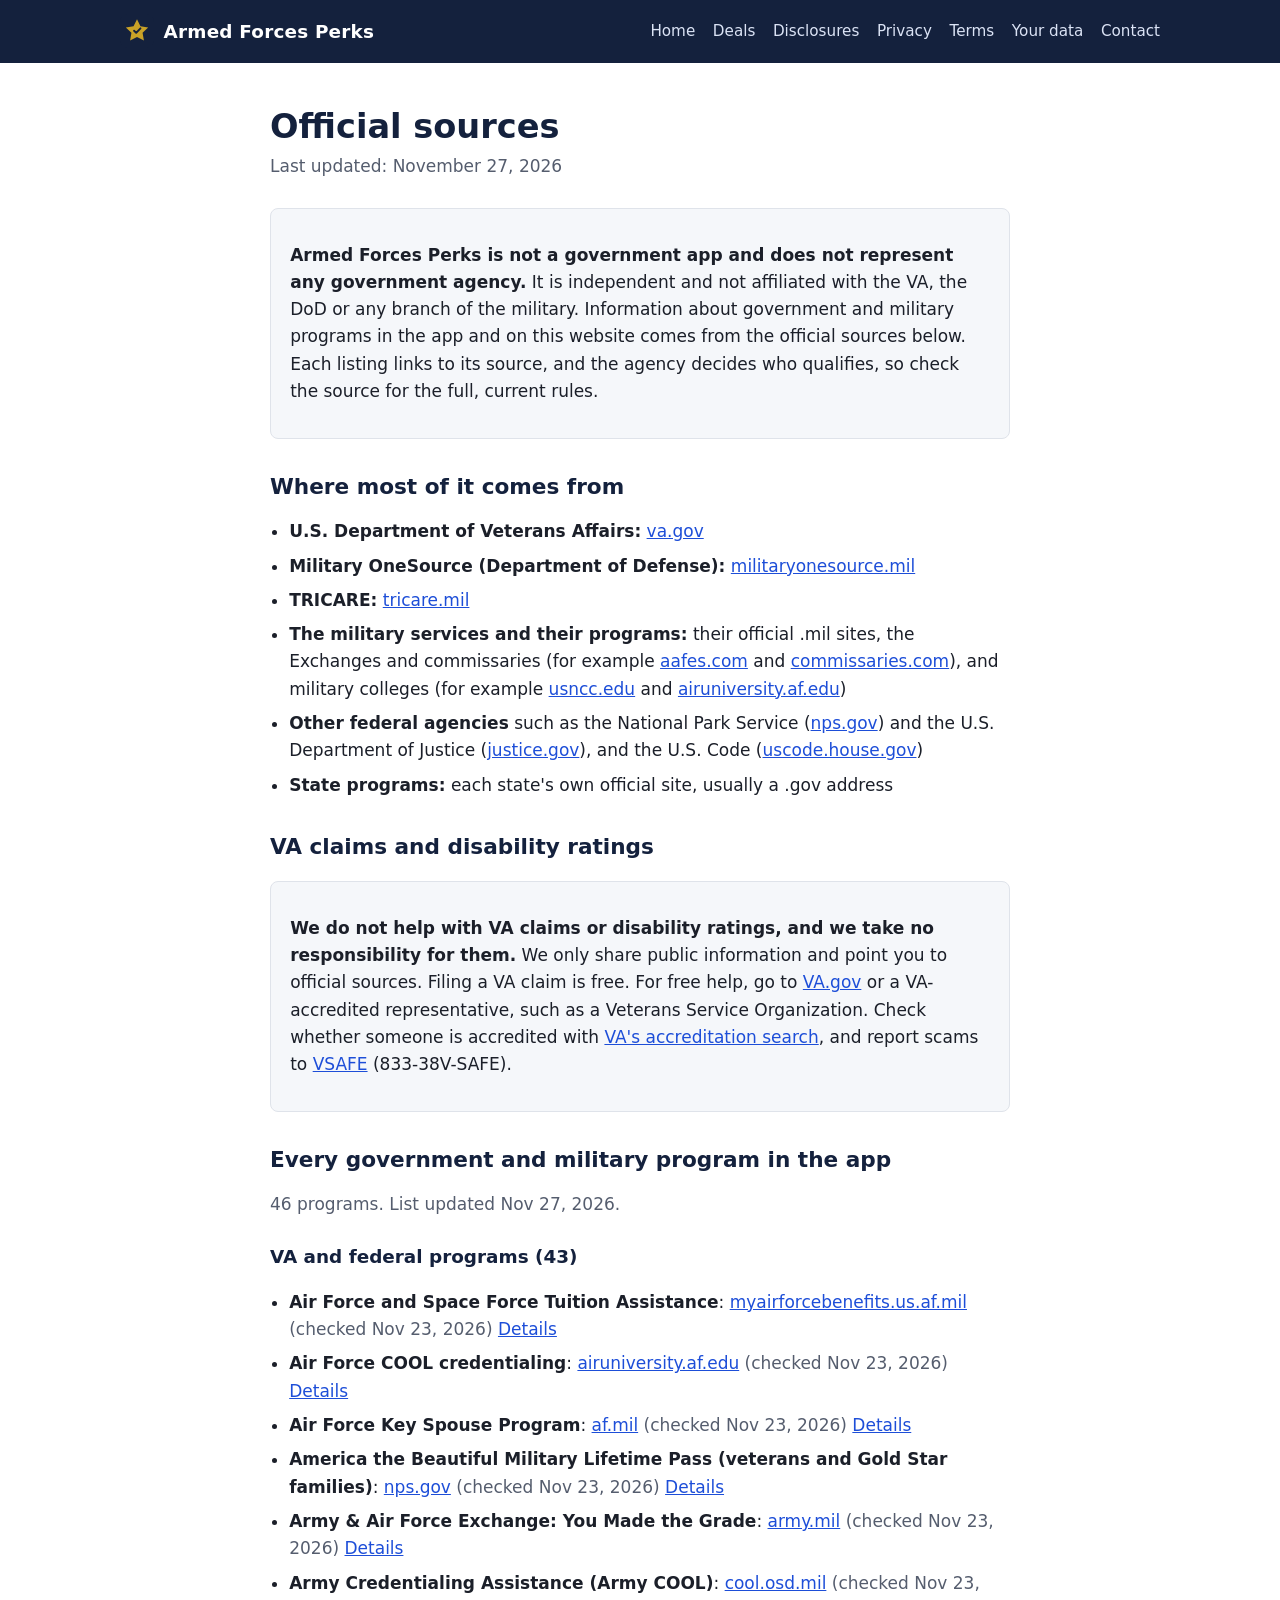
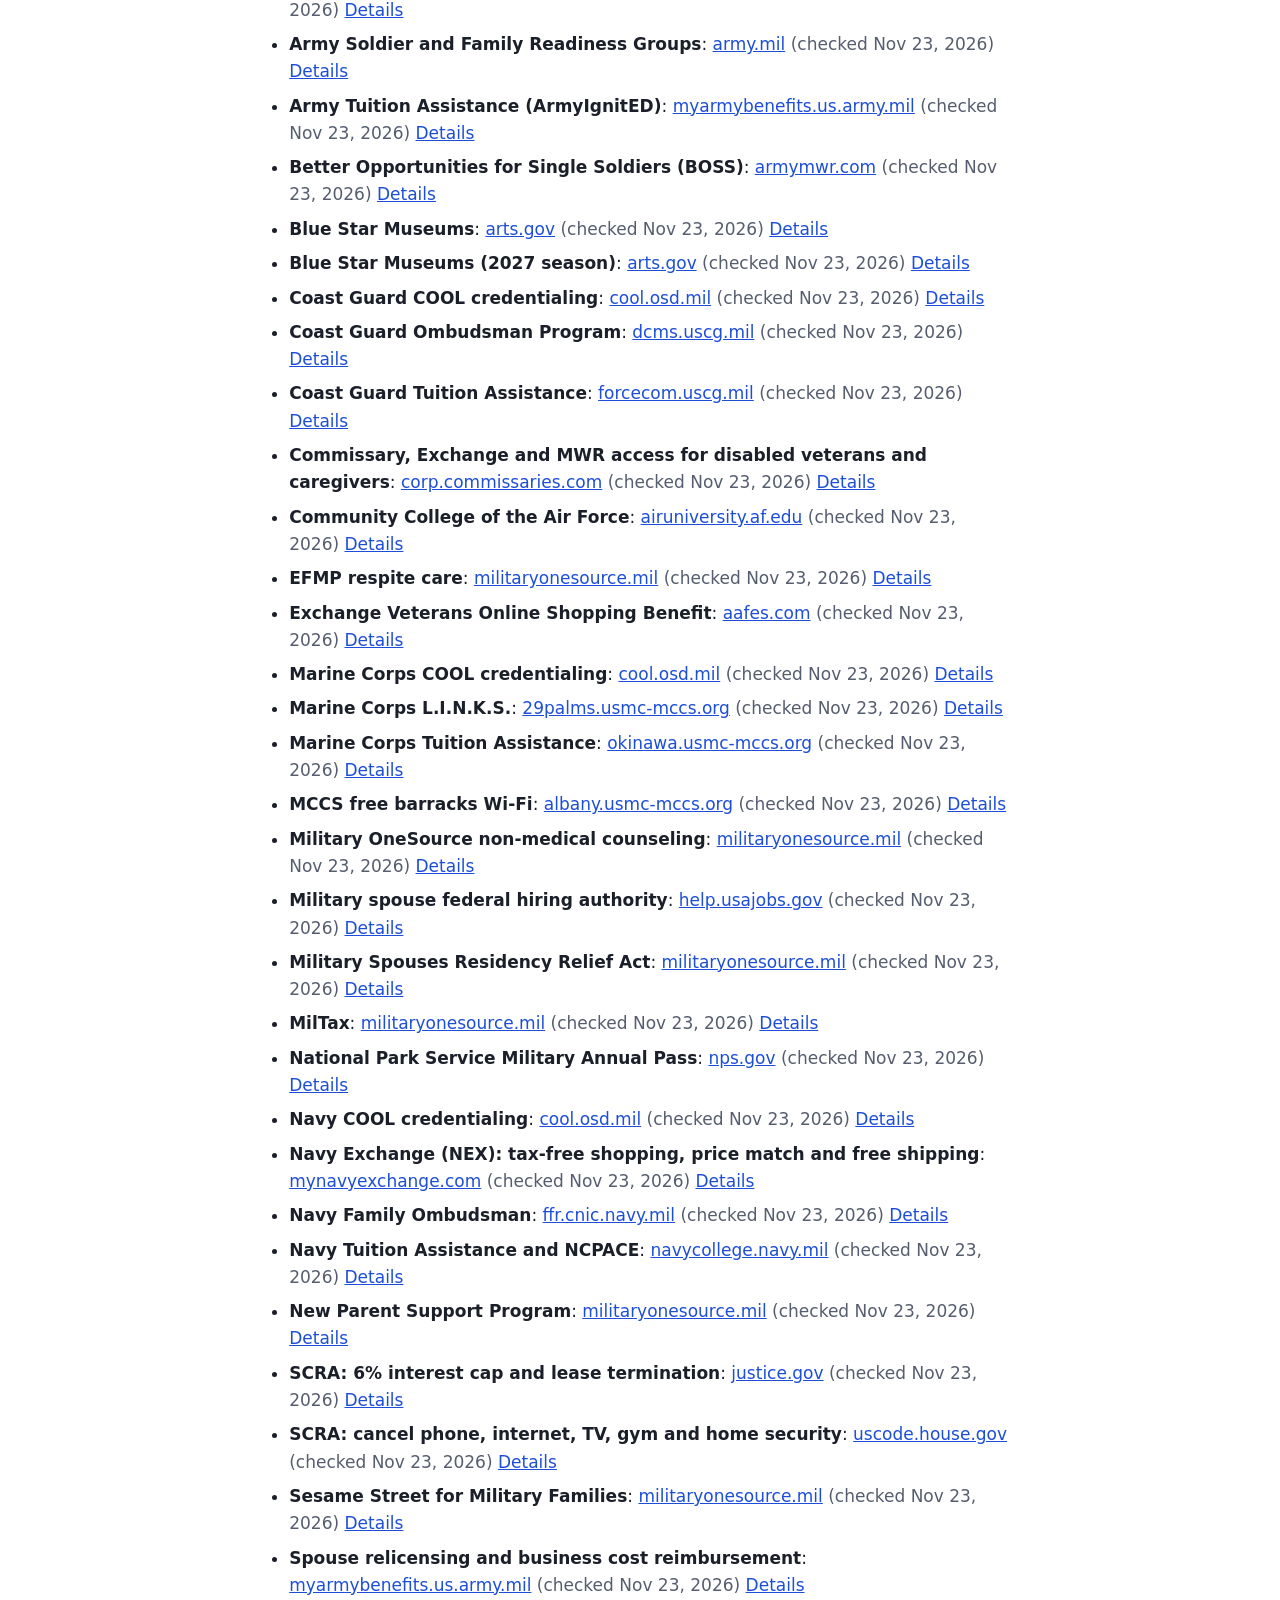
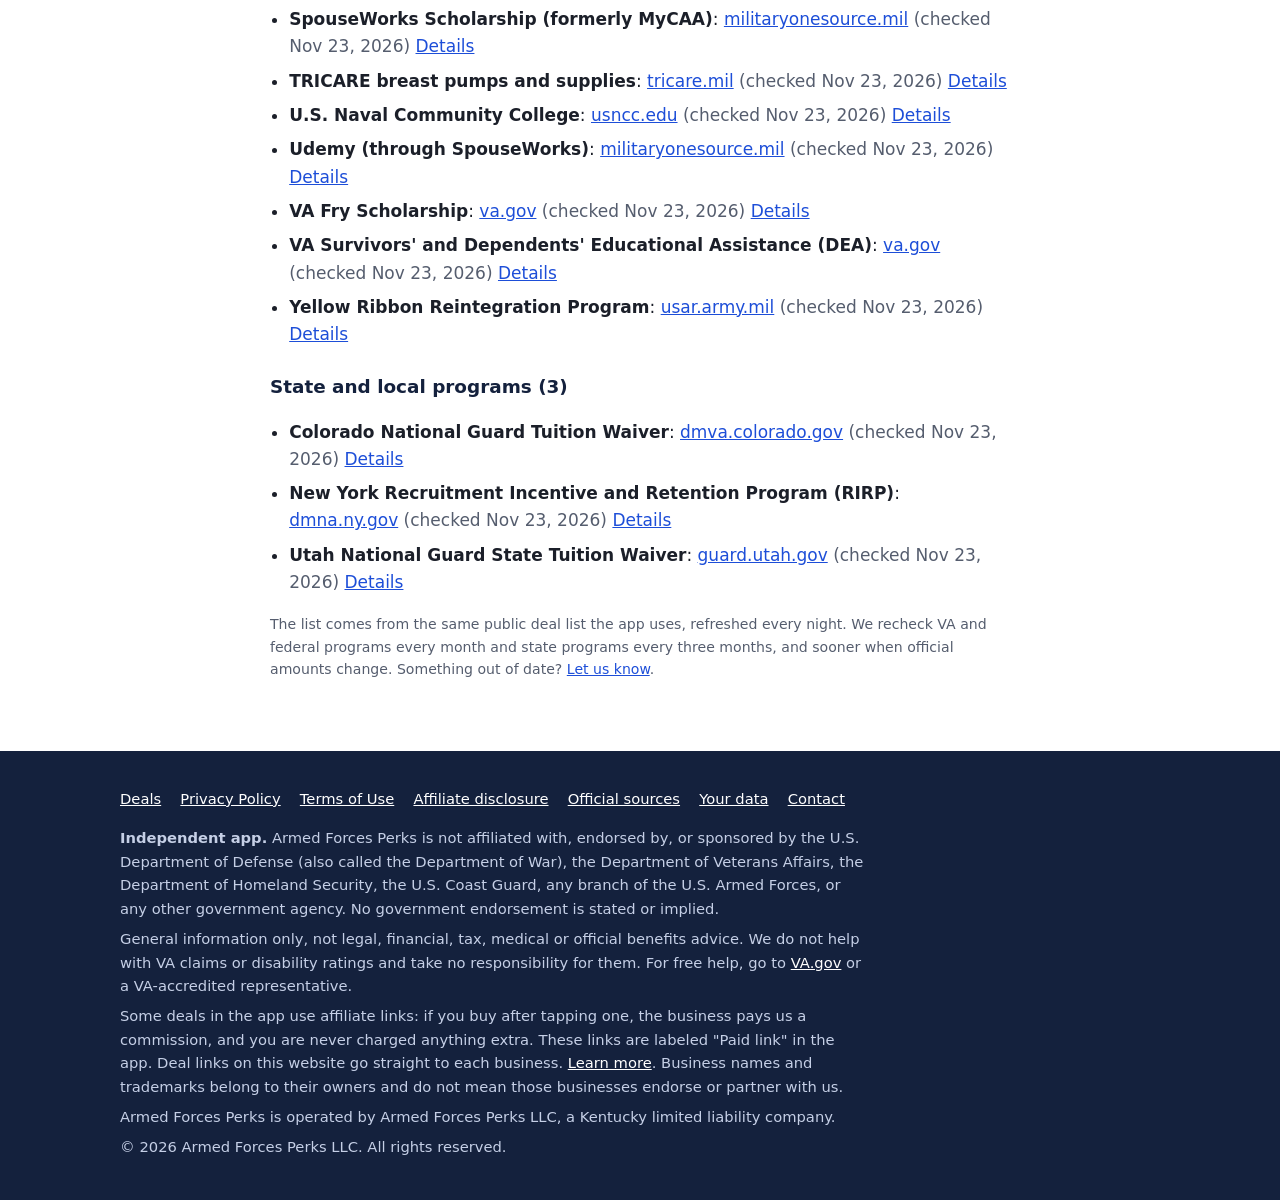
<file: sources.html>
<!doctype html>
<html lang="en">
<head>
  <meta charset="utf-8">
  <meta name="viewport" content="width=device-width, initial-scale=1">
  <meta http-equiv="Content-Security-Policy" content="default-src 'none'; script-src 'self'; style-src 'self'; connect-src 'self'; img-src 'self'; base-uri 'none'; form-action 'none'">
  <meta name="referrer" content="strict-origin-when-cross-origin">
  <title>Official Sources | Armed Forces Perks</title>
  <meta name="description" content="The official government and military sources behind every benefit and program listed in the Armed Forces Perks app. Armed Forces Perks is independent and not a government app.">
  <link rel="canonical" href="https://armedforcesperks.com/sources.html">
  <meta property="og:title" content="Official Sources | Armed Forces Perks">
  <meta property="og:description" content="The official government and military sources behind every benefit and program in the Armed Forces Perks app.">
  <meta property="og:type" content="website">
  <meta property="og:url" content="https://armedforcesperks.com/sources.html">
  <link rel="icon" href="/favicon.svg" type="image/svg+xml">
  <meta name="theme-color" content="#14213d">
  <link rel="stylesheet" href="/assets/style.css">
  <script type="module" src="/assets/sources.js"></script>
</head>
<body>
  <a class="skip" href="#main">Skip to content</a>
  <header class="site-header">
    <div class="wrap">
      <a class="brand" href="/" aria-label="Armed Forces Perks home">
        <img src="/assets/logo.svg" alt="" width="34" height="34">
        <span>Armed Forces Perks</span>
      </a>
      <nav class="nav" aria-label="Main">
        <a href="/">Home</a>
        <a href="/deals.html">Deals</a>
        <a href="/disclosures.html">Disclosures</a>
        <a href="/privacy.html">Privacy</a>
        <a href="/terms.html">Terms</a>
        <a href="/delete-account.html">Your data</a>
        <a href="/contact.html">Contact</a>
      </nav>
    </div>
  </header>
  <main id="main">
    <!-- No tip link on this page: the app store listing links here. -->
    <article class="doc">
      <div class="wrap">
        <h1>Official sources</h1>
        <p class="meta">Last updated: November 27, 2026</p>
        <div class="box">
          <p><strong>Armed Forces Perks is not a government app and does not represent any government agency.</strong> It is independent and not affiliated with the VA, the DoD or any branch of the military. Information about government and military programs in the app and on this website comes from the official sources below. Each listing links to its source, and the agency decides who qualifies, so check the source for the full, current rules.</p>
        </div>

        <h2 id="main-sources">Where most of it comes from</h2>
        <ul class="sources-list">
          <li><strong>U.S. Department of Veterans Affairs:</strong> <a class="src" href="https://www.va.gov/">va.gov</a></li>
          <li><strong>Military OneSource (Department of Defense):</strong> <a class="src" href="https://www.militaryonesource.mil/">militaryonesource.mil</a></li>
          <li><strong>TRICARE:</strong> <a class="src" href="https://tricare.mil/">tricare.mil</a></li>
          <li><strong>The military services and their programs:</strong> their official .mil sites, the Exchanges and commissaries (for example <a class="src" href="https://www.aafes.com/veterans/">aafes.com</a> and <a class="src" href="https://corp.commissaries.com/Expanding-Access">commissaries.com</a>), and military colleges (for example <a class="src" href="https://www.usncc.edu/s/">usncc.edu</a> and <a class="src" href="https://www.airuniversity.af.edu/CCAF/">airuniversity.af.edu</a>)</li>
          <li><strong>Other federal agencies</strong> such as the National Park Service (<a class="src" href="https://www.nps.gov/">nps.gov</a>) and the U.S. Department of Justice (<a class="src" href="https://www.justice.gov/servicemembers/financial-and-housing-rights-0">justice.gov</a>), and the U.S. Code (<a class="src" href="https://uscode.house.gov/">uscode.house.gov</a>)</li>
          <li><strong>State programs:</strong> each state's own official site, usually a .gov address</li>
        </ul>

        <h2 id="va-claims">VA claims and disability ratings</h2>
        <div class="box">
          <p><strong>We do not help with VA claims or disability ratings, and we take no responsibility for them.</strong> We only share public information and point you to official sources. Filing a VA claim is free. For free help, go to <a href="https://www.va.gov/get-help-from-accredited-representative/">VA.gov</a> or a VA-accredited representative, such as a Veterans Service Organization. Check whether someone is accredited with <a href="https://www.va.gov/ogc/apps/accreditation/">VA's accreditation search</a>, and report scams to <a href="https://vsafe.gov/">VSAFE</a> (833-38V-SAFE).</p>
        </div>

        <h2 id="all">Every government and military program in the app</h2>
        <p id="sources-status" class="muted" aria-live="polite">Loading the list&hellip;</p>
        <div id="sources-list"></div>
        <noscript><p>Turn on JavaScript to see the full list, or browse the programs on the <a href="/deals.html">Deals page</a>.</p></noscript>
        <p class="small muted">The list comes from the same public deal list the app uses, refreshed every night. We recheck VA and federal programs every month and state programs every three months, and sooner when official amounts change. Something out of date? <a href="/contact.html">Let us know</a>.</p>
      </div>
    </article>
  </main>
  <footer class="site-footer">
    <div class="wrap">
      <ul class="links">
        <li><a href="/deals.html">Deals</a></li>
        <li><a href="/privacy.html">Privacy Policy</a></li>
        <li><a href="/terms.html">Terms of Use</a></li>
        <li><a href="/disclosures.html">Affiliate disclosure</a></li>
        <li><a href="/sources.html">Official sources</a></li>
        <li><a href="/delete-account.html">Your data</a></li>
        <li><a href="/contact.html">Contact</a></li>
      </ul>
      <p><strong>Independent app.</strong> Armed Forces Perks is not affiliated with, endorsed by, or sponsored by the U.S. Department of Defense (also called the Department of War), the Department of Veterans Affairs, the Department of Homeland Security, the U.S. Coast Guard, any branch of the U.S. Armed Forces, or any other government agency. No government endorsement is stated or implied.</p>
      <p>General information only, not legal, financial, tax, medical or official benefits advice. We do not help with VA claims or disability ratings and take no responsibility for them. For free help, go to <a href="https://www.va.gov/get-help-from-accredited-representative/">VA.gov</a> or a VA-accredited representative.</p>
      <p>Some deals in the app use affiliate links: if you buy after tapping one, the business pays us a commission, and you are never charged anything extra. These links are labeled "Paid link" in the app. Deal links on this website go straight to each business. <a href="/disclosures.html">Learn more</a>. Business names and trademarks belong to their owners and do not mean those businesses endorse or partner with us.</p>
      <p>Armed Forces Perks is operated by Armed Forces Perks LLC, a Kentucky limited liability company.</p>
      <p>&copy; 2026 Armed Forces Perks LLC. All rights reserved.</p>
    </div>
  </footer>
</body>
</html>
</file>
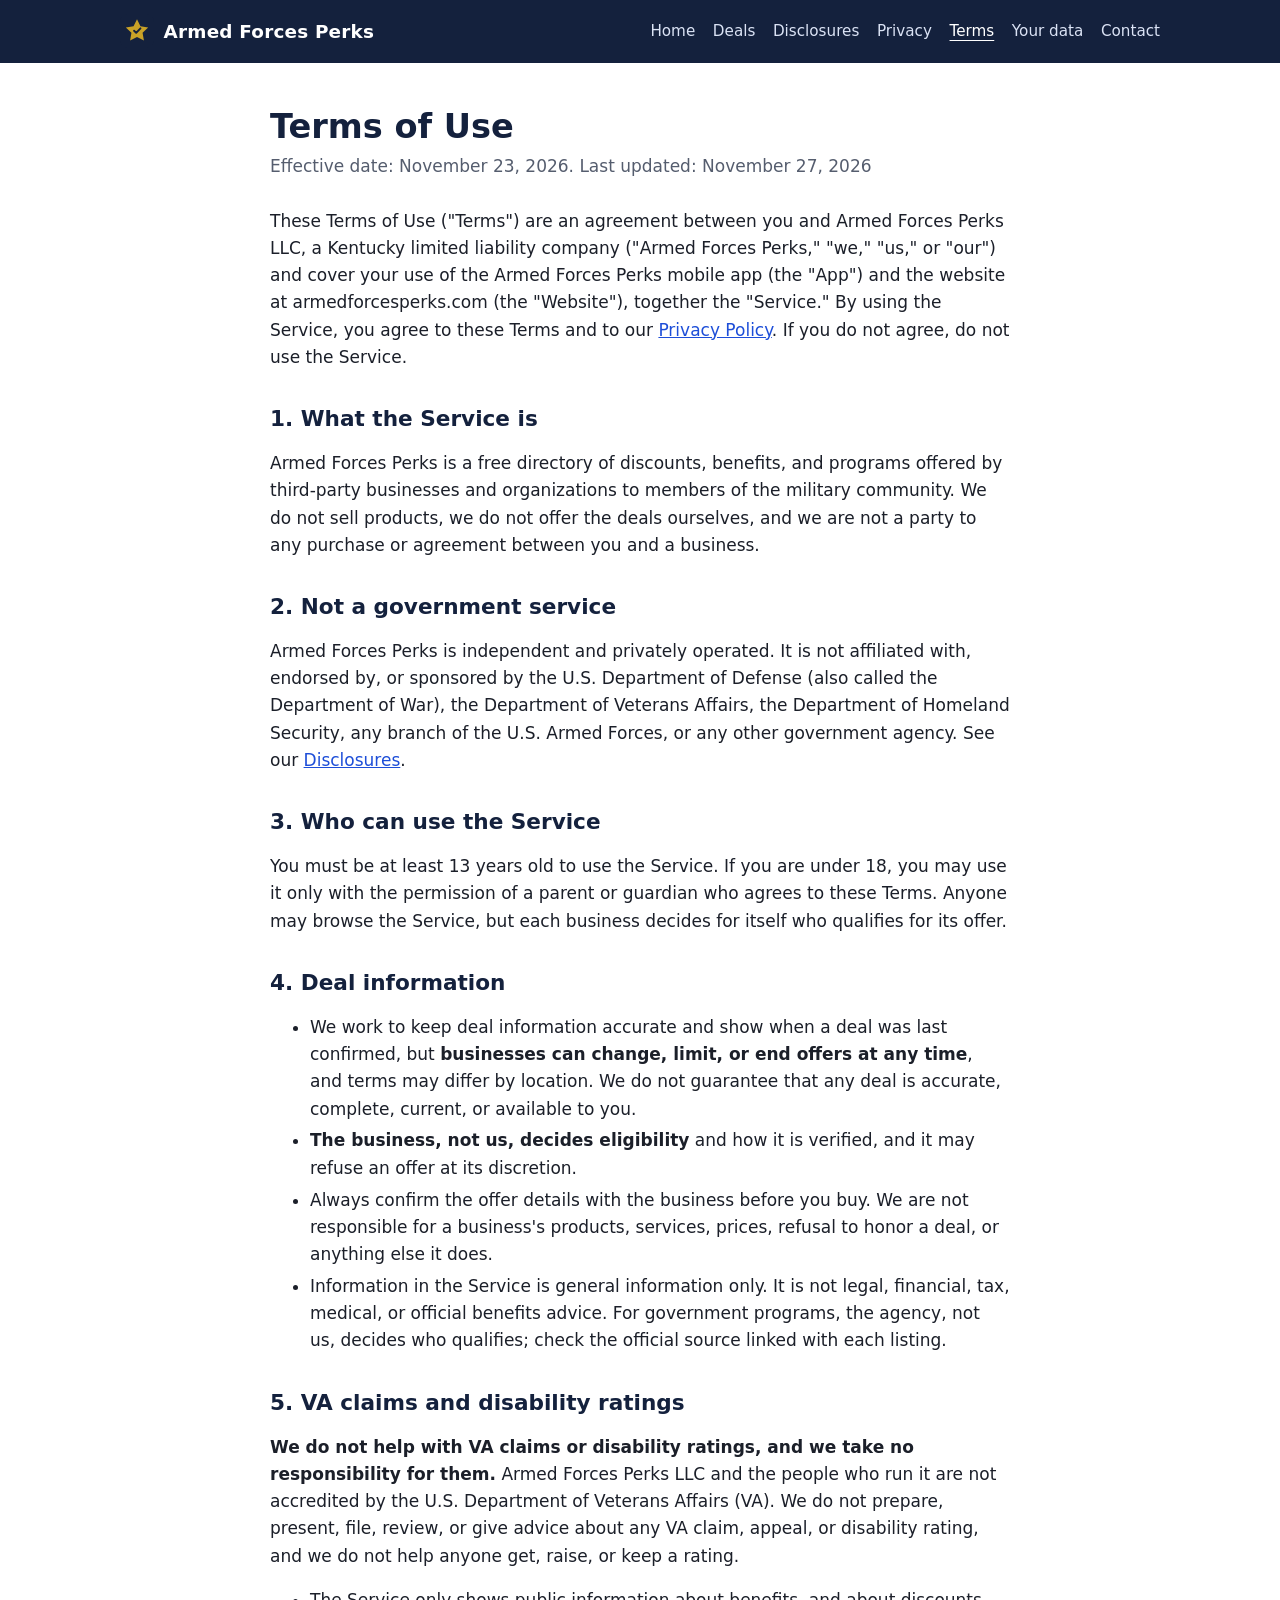
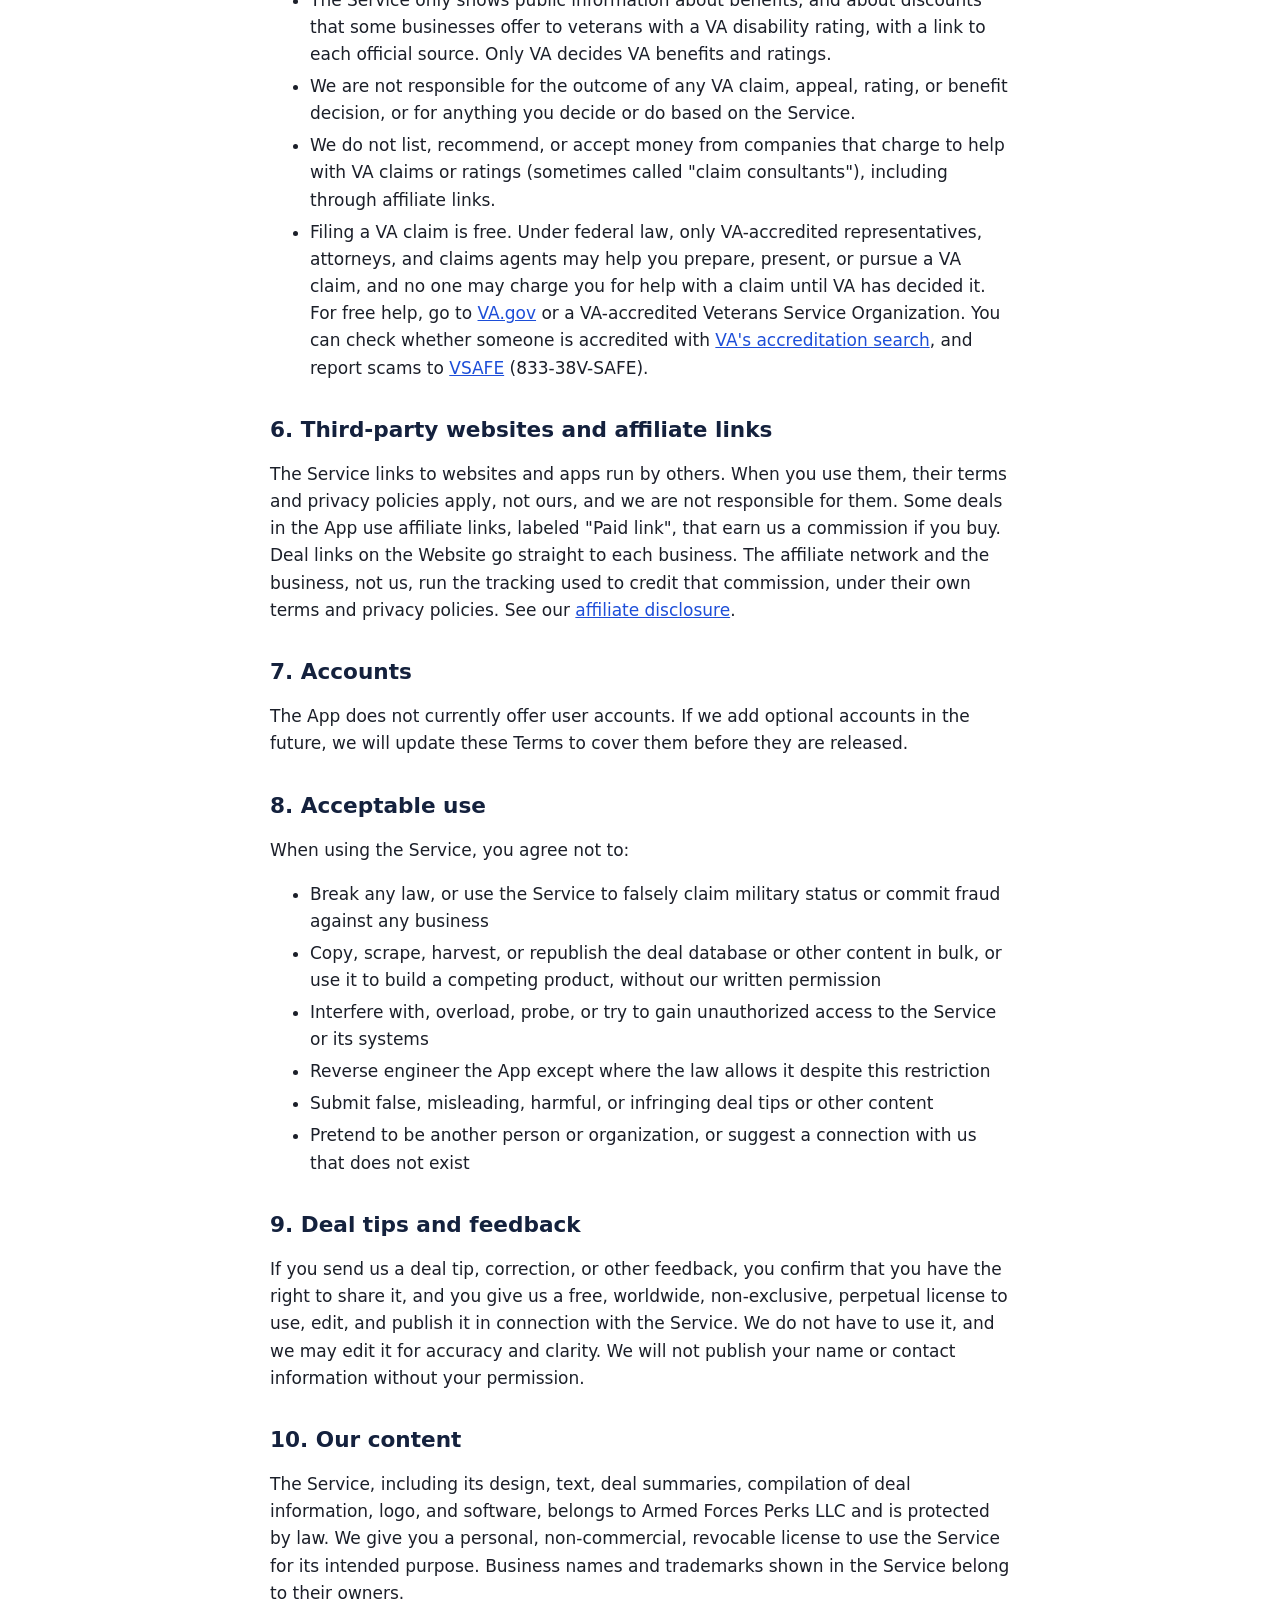
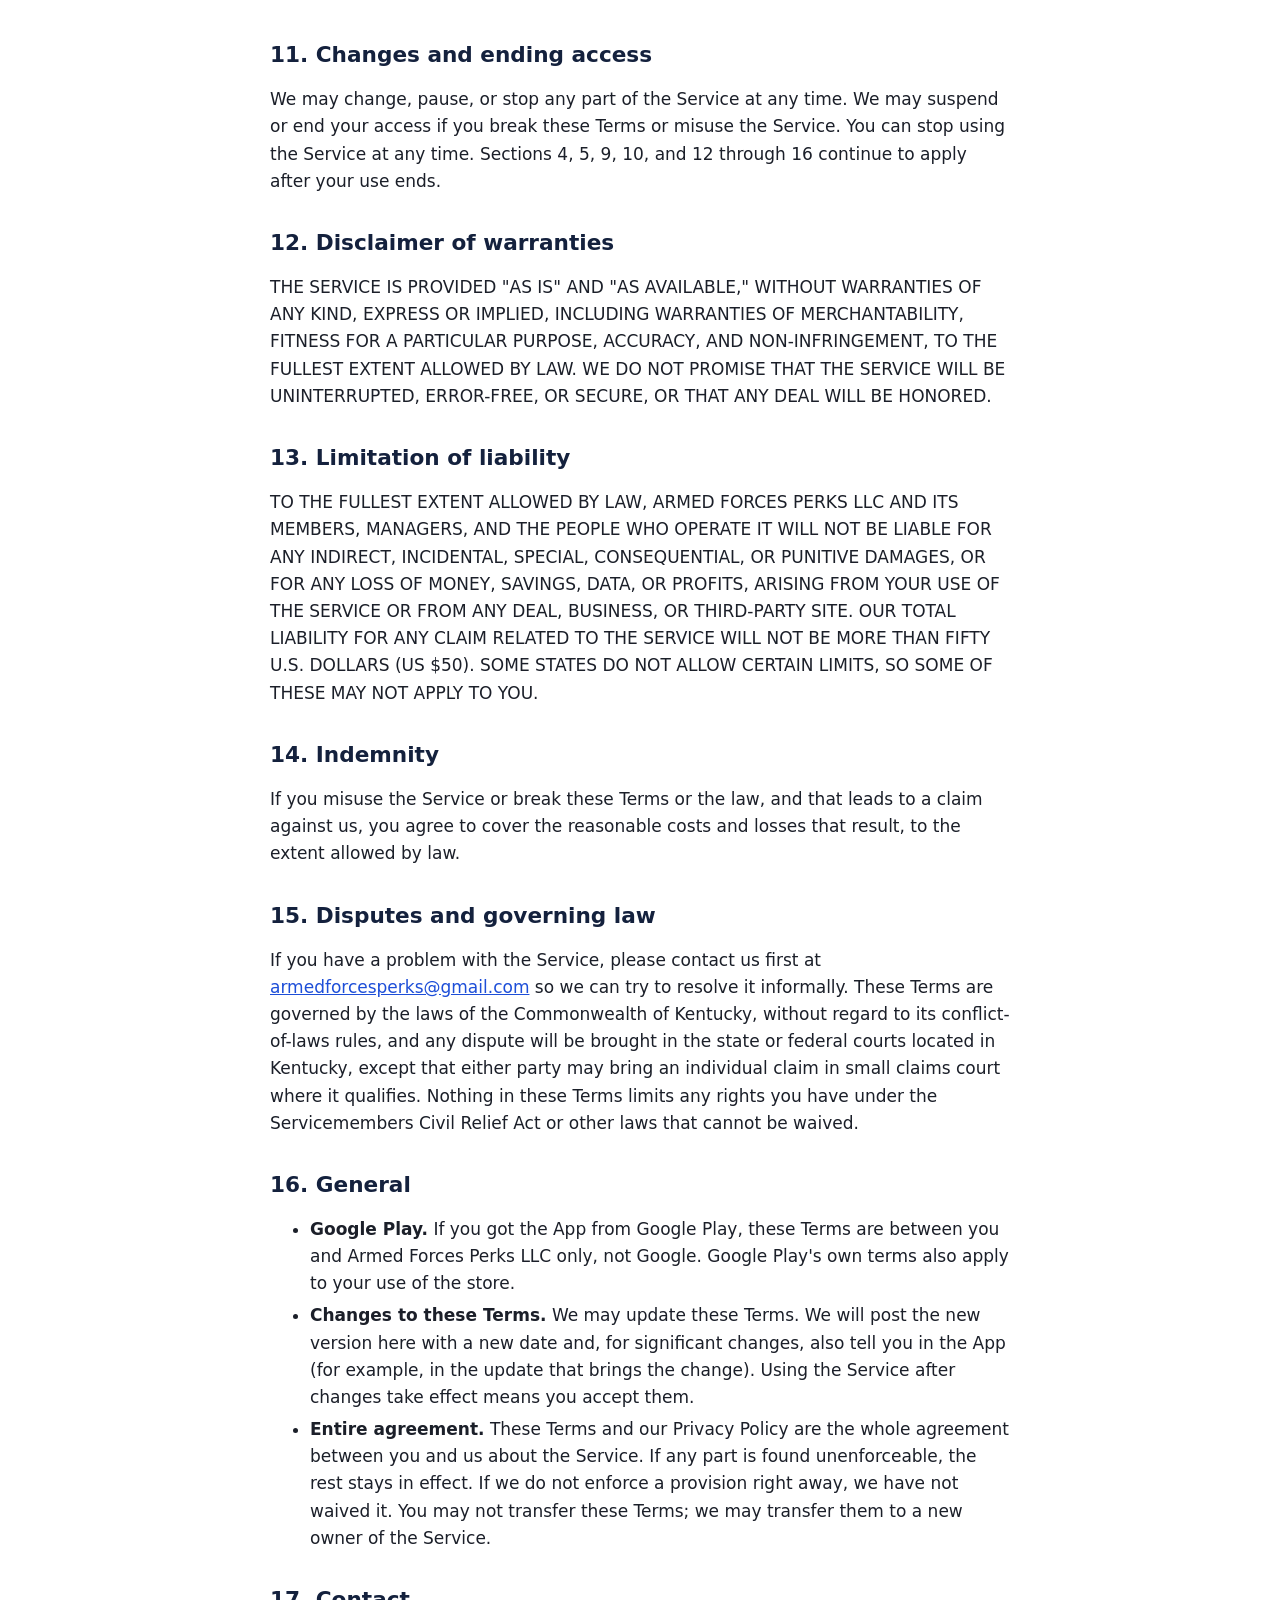
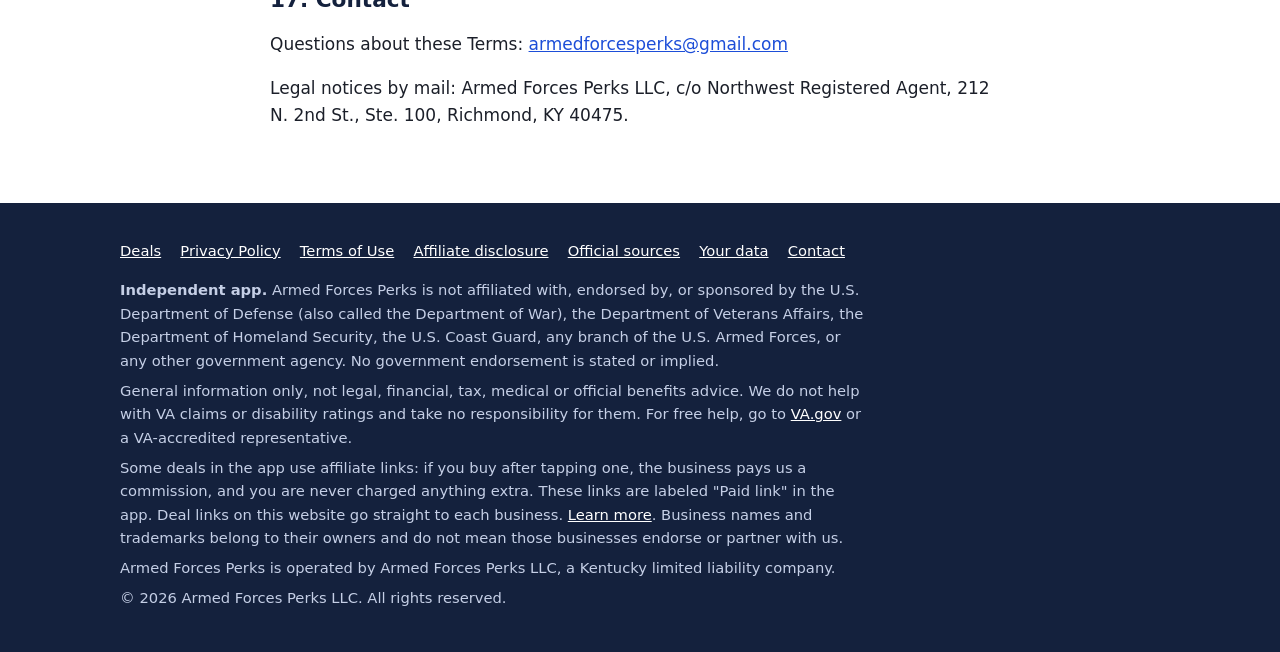
<file: terms.html>
<!doctype html>
<html lang="en">
<head>
  <meta charset="utf-8">
  <meta name="viewport" content="width=device-width, initial-scale=1">
  <meta http-equiv="Content-Security-Policy" content="default-src 'none'; style-src 'self'; img-src 'self'; base-uri 'none'; form-action 'none'">
  <meta name="referrer" content="strict-origin-when-cross-origin">
  <title>Terms of Use | Armed Forces Perks</title>
  <meta name="description" content="Terms of Use for the Armed Forces Perks app and website.">
  <link rel="canonical" href="https://armedforcesperks.com/terms.html">
  <meta property="og:title" content="Terms of Use | Armed Forces Perks">
  <meta property="og:description" content="Terms of Use for the Armed Forces Perks app and website.">
  <meta property="og:type" content="website">
  <meta property="og:url" content="https://armedforcesperks.com/terms.html">
  <link rel="icon" href="/favicon.svg" type="image/svg+xml">
  <meta name="theme-color" content="#14213d">
  <link rel="stylesheet" href="/assets/style.css">
</head>
<body>
  <a class="skip" href="#main">Skip to content</a>
  <header class="site-header">
    <div class="wrap">
      <a class="brand" href="/" aria-label="Armed Forces Perks home">
        <img src="/assets/logo.svg" alt="" width="34" height="34">
        <span>Armed Forces Perks</span>
      </a>
      <nav class="nav" aria-label="Main">
        <a href="/">Home</a>
        <a href="/deals.html">Deals</a>
        <a href="/disclosures.html">Disclosures</a>
        <a href="/privacy.html">Privacy</a>
        <a href="/terms.html" aria-current="page">Terms</a>
        <a href="/delete-account.html">Your data</a>
        <a href="/contact.html">Contact</a>
      </nav>
    </div>
  </header>
  <main id="main">
    <article class="doc">
      <div class="wrap">
        <h1>Terms of Use</h1>
        <p class="meta">Effective date: November 23, 2026. Last updated: November 27, 2026</p>
        <p>These Terms of Use ("Terms") are an agreement between you and Armed Forces Perks LLC, a Kentucky limited liability company ("Armed Forces Perks," "we," "us," or "our") and cover your use of the Armed Forces Perks mobile app (the "App") and the website at armedforcesperks.com (the "Website"), together the "Service." By using the Service, you agree to these Terms and to our <a href="/privacy.html">Privacy Policy</a>. If you do not agree, do not use the Service.</p>

        <h2>1. What the Service is</h2>
        <p>Armed Forces Perks is a free directory of discounts, benefits, and programs offered by third-party businesses and organizations to members of the military community. We do not sell products, we do not offer the deals ourselves, and we are not a party to any purchase or agreement between you and a business.</p>

        <h2>2. Not a government service</h2>
        <p>Armed Forces Perks is independent and privately operated. It is not affiliated with, endorsed by, or sponsored by the U.S. Department of Defense (also called the Department of War), the Department of Veterans Affairs, the Department of Homeland Security, any branch of the U.S. Armed Forces, or any other government agency. See our <a href="/disclosures.html">Disclosures</a>.</p>

        <h2>3. Who can use the Service</h2>
        <p>You must be at least 13 years old to use the Service. If you are under 18, you may use it only with the permission of a parent or guardian who agrees to these Terms. Anyone may browse the Service, but each business decides for itself who qualifies for its offer.</p>

        <h2>4. Deal information</h2>
        <ul>
          <li>We work to keep deal information accurate and show when a deal was last confirmed, but <strong>businesses can change, limit, or end offers at any time</strong>, and terms may differ by location. We do not guarantee that any deal is accurate, complete, current, or available to you.</li>
          <li><strong>The business, not us, decides eligibility</strong> and how it is verified, and it may refuse an offer at its discretion.</li>
          <li>Always confirm the offer details with the business before you buy. We are not responsible for a business's products, services, prices, refusal to honor a deal, or anything else it does.</li>
          <li>Information in the Service is general information only. It is not legal, financial, tax, medical, or official benefits advice. For government programs, the agency, not us, decides who qualifies; check the official source linked with each listing.</li>
        </ul>

        <h2 id="va-claims">5. VA claims and disability ratings</h2>
        <p><strong>We do not help with VA claims or disability ratings, and we take no responsibility for them.</strong> Armed Forces Perks LLC and the people who run it are not accredited by the U.S. Department of Veterans Affairs (VA). We do not prepare, present, file, review, or give advice about any VA claim, appeal, or disability rating, and we do not help anyone get, raise, or keep a rating.</p>
        <ul>
          <li>The Service only shows public information about benefits, and about discounts that some businesses offer to veterans with a VA disability rating, with a link to each official source. Only VA decides VA benefits and ratings.</li>
          <li>We are not responsible for the outcome of any VA claim, appeal, rating, or benefit decision, or for anything you decide or do based on the Service.</li>
          <li>We do not list, recommend, or accept money from companies that charge to help with VA claims or ratings (sometimes called "claim consultants"), including through affiliate links.</li>
          <li>Filing a VA claim is free. Under federal law, only VA-accredited representatives, attorneys, and claims agents may help you prepare, present, or pursue a VA claim, and no one may charge you for help with a claim until VA has decided it. For free help, go to <a href="https://www.va.gov/get-help-from-accredited-representative/">VA.gov</a> or a VA-accredited Veterans Service Organization. You can check whether someone is accredited with <a href="https://www.va.gov/ogc/apps/accreditation/">VA's accreditation search</a>, and report scams to <a href="https://vsafe.gov/">VSAFE</a> (833-38V-SAFE).</li>
        </ul>

        <h2>6. Third-party websites and affiliate links</h2>
        <p>The Service links to websites and apps run by others. When you use them, their terms and privacy policies apply, not ours, and we are not responsible for them. Some deals in the App use affiliate links, labeled "Paid link", that earn us a commission if you buy. Deal links on the Website go straight to each business. The affiliate network and the business, not us, run the tracking used to credit that commission, under their own terms and privacy policies. See our <a href="/disclosures.html">affiliate disclosure</a>.</p>

        <h2>7. Accounts</h2>
        <p>The App does not currently offer user accounts. If we add optional accounts in the future, we will update these Terms to cover them before they are released.</p>

        <h2>8. Acceptable use</h2>
        <p>When using the Service, you agree not to:</p>
        <ul>
          <li>Break any law, or use the Service to falsely claim military status or commit fraud against any business</li>
          <li>Copy, scrape, harvest, or republish the deal database or other content in bulk, or use it to build a competing product, without our written permission</li>
          <li>Interfere with, overload, probe, or try to gain unauthorized access to the Service or its systems</li>
          <li>Reverse engineer the App except where the law allows it despite this restriction</li>
          <li>Submit false, misleading, harmful, or infringing deal tips or other content</li>
          <li>Pretend to be another person or organization, or suggest a connection with us that does not exist</li>
        </ul>

        <h2>9. Deal tips and feedback</h2>
        <p>If you send us a deal tip, correction, or other feedback, you confirm that you have the right to share it, and you give us a free, worldwide, non-exclusive, perpetual license to use, edit, and publish it in connection with the Service. We do not have to use it, and we may edit it for accuracy and clarity. We will not publish your name or contact information without your permission.</p>

        <h2>10. Our content</h2>
        <p>The Service, including its design, text, deal summaries, compilation of deal information, logo, and software, belongs to Armed Forces Perks LLC and is protected by law. We give you a personal, non-commercial, revocable license to use the Service for its intended purpose. Business names and trademarks shown in the Service belong to their owners.</p>

        <h2>11. Changes and ending access</h2>
        <p>We may change, pause, or stop any part of the Service at any time. We may suspend or end your access if you break these Terms or misuse the Service. You can stop using the Service at any time. Sections 4, 5, 9, 10, and 12 through 16 continue to apply after your use ends.</p>

        <h2>12. Disclaimer of warranties</h2>
        <p>THE SERVICE IS PROVIDED "AS IS" AND "AS AVAILABLE," WITHOUT WARRANTIES OF ANY KIND, EXPRESS OR IMPLIED, INCLUDING WARRANTIES OF MERCHANTABILITY, FITNESS FOR A PARTICULAR PURPOSE, ACCURACY, AND NON-INFRINGEMENT, TO THE FULLEST EXTENT ALLOWED BY LAW. WE DO NOT PROMISE THAT THE SERVICE WILL BE UNINTERRUPTED, ERROR-FREE, OR SECURE, OR THAT ANY DEAL WILL BE HONORED.</p>

        <h2>13. Limitation of liability</h2>
        <p>TO THE FULLEST EXTENT ALLOWED BY LAW, ARMED FORCES PERKS LLC AND ITS MEMBERS, MANAGERS, AND THE PEOPLE WHO OPERATE IT WILL NOT BE LIABLE FOR ANY INDIRECT, INCIDENTAL, SPECIAL, CONSEQUENTIAL, OR PUNITIVE DAMAGES, OR FOR ANY LOSS OF MONEY, SAVINGS, DATA, OR PROFITS, ARISING FROM YOUR USE OF THE SERVICE OR FROM ANY DEAL, BUSINESS, OR THIRD-PARTY SITE. OUR TOTAL LIABILITY FOR ANY CLAIM RELATED TO THE SERVICE WILL NOT BE MORE THAN FIFTY U.S. DOLLARS (US $50). SOME STATES DO NOT ALLOW CERTAIN LIMITS, SO SOME OF THESE MAY NOT APPLY TO YOU.</p>

        <h2>14. Indemnity</h2>
        <p>If you misuse the Service or break these Terms or the law, and that leads to a claim against us, you agree to cover the reasonable costs and losses that result, to the extent allowed by law.</p>

        <h2>15. Disputes and governing law</h2>
        <p>If you have a problem with the Service, please contact us first at <a href="mailto:armedforcesperks@gmail.com">armedforcesperks@gmail.com</a> so we can try to resolve it informally. These Terms are governed by the laws of the Commonwealth of Kentucky, without regard to its conflict-of-laws rules, and any dispute will be brought in the state or federal courts located in Kentucky, except that either party may bring an individual claim in small claims court where it qualifies. Nothing in these Terms limits any rights you have under the Servicemembers Civil Relief Act or other laws that cannot be waived.</p>

        <h2>16. General</h2>
        <ul>
          <li><strong>Google Play.</strong> If you got the App from Google Play, these Terms are between you and Armed Forces Perks LLC only, not Google. Google Play's own terms also apply to your use of the store.</li>
          <li><strong>Changes to these Terms.</strong> We may update these Terms. We will post the new version here with a new date and, for significant changes, also tell you in the App (for example, in the update that brings the change). Using the Service after changes take effect means you accept them.</li>
          <li><strong>Entire agreement.</strong> These Terms and our Privacy Policy are the whole agreement between you and us about the Service. If any part is found unenforceable, the rest stays in effect. If we do not enforce a provision right away, we have not waived it. You may not transfer these Terms; we may transfer them to a new owner of the Service.</li>
        </ul>

        <h2>17. Contact</h2>
        <p>Questions about these Terms: <a href="mailto:armedforcesperks@gmail.com">armedforcesperks@gmail.com</a></p>
        <p>Legal notices by mail: Armed Forces Perks LLC, c/o Northwest Registered Agent, 212 N. 2nd St., Ste. 100, Richmond, KY 40475.</p>
      </div>
    </article>
  </main>
  <footer class="site-footer">
    <div class="wrap">
      <ul class="links">
        <li><a href="/deals.html">Deals</a></li>
        <li><a href="/privacy.html">Privacy Policy</a></li>
        <li><a href="/terms.html">Terms of Use</a></li>
        <li><a href="/disclosures.html">Affiliate disclosure</a></li>
        <li><a href="/sources.html">Official sources</a></li>
        <li><a href="/delete-account.html">Your data</a></li>
        <li><a href="/contact.html">Contact</a></li>
      </ul>
      <p><strong>Independent app.</strong> Armed Forces Perks is not affiliated with, endorsed by, or sponsored by the U.S. Department of Defense (also called the Department of War), the Department of Veterans Affairs, the Department of Homeland Security, the U.S. Coast Guard, any branch of the U.S. Armed Forces, or any other government agency. No government endorsement is stated or implied.</p>
      <p>General information only, not legal, financial, tax, medical or official benefits advice. We do not help with VA claims or disability ratings and take no responsibility for them. For free help, go to <a href="https://www.va.gov/get-help-from-accredited-representative/">VA.gov</a> or a VA-accredited representative.</p>
      <p>Some deals in the app use affiliate links: if you buy after tapping one, the business pays us a commission, and you are never charged anything extra. These links are labeled "Paid link" in the app. Deal links on this website go straight to each business. <a href="/disclosures.html">Learn more</a>. Business names and trademarks belong to their owners and do not mean those businesses endorse or partner with us.</p>
      <p>Armed Forces Perks is operated by Armed Forces Perks LLC, a Kentucky limited liability company.</p>
      <p>&copy; 2026 Armed Forces Perks LLC. All rights reserved.</p>
    </div>
  </footer>
</body>
</html>
</file>
<file: assets/style.css>
/* Armed Forces Perks: site styles. No external fonts, scripts or trackers. */
:root{
  --navy:#14213d; --navy-2:#1f2f54; --gold:#c9a227; --gold-dark:#8a6d10;
  --ink:#1b1f29; --muted:#555d6e; --line:#dfe3ea; --bg:#ffffff; --bg-soft:#f5f7fa;
  --radius:12px; --max:1080px;
}
*{box-sizing:border-box}
html{-webkit-text-size-adjust:100%}
body{margin:0;font-family:system-ui,-apple-system,"Segoe UI",Roboto,"Helvetica Neue",Arial,sans-serif;
  color:var(--ink);background:var(--bg);line-height:1.6;font-size:17px}
img,svg{max-width:100%;height:auto}
a{color:#1d4ed8}
a:hover{color:#1e3a8a}
:focus-visible{outline:3px solid var(--navy);outline-offset:2px}
/* Gold is only 2.4:1 on white, so it is used for the focus ring only on the navy sections (6.6:1). */
.site-header :focus-visible,.hero :focus-visible,.page-head :focus-visible,.site-footer :focus-visible{outline-color:var(--gold)}
.skip{position:absolute;left:-9999px}
.skip:focus{left:1rem;top:1rem;background:#fff;padding:.5rem 1rem;z-index:10}
.wrap{max-width:var(--max);margin:0 auto;padding:0 1.25rem}

/* Header */
.site-header{background:var(--navy);color:#fff}
.site-header .wrap{display:flex;align-items:center;justify-content:space-between;gap:1rem;flex-wrap:wrap;padding-top:.9rem;padding-bottom:.9rem}
.brand{display:flex;align-items:center;gap:.6rem;color:#fff;text-decoration:none;font-weight:700;font-size:1.15rem;letter-spacing:.2px}
.brand:hover{color:#fff}
.brand svg{width:34px;height:34px;flex:none}
.nav{display:flex;flex-wrap:wrap;gap:.25rem 1.1rem}
.nav a{color:#dbe3f5;text-decoration:none;font-size:.95rem}
.nav a:hover,.nav a[aria-current="page"]{color:#fff;text-decoration:underline;text-underline-offset:4px}

/* Hero */
.hero{background:linear-gradient(160deg,var(--navy) 0%,var(--navy-2) 100%);color:#fff;padding:4rem 0 4.5rem}
.hero h1{font-size:clamp(2rem,5vw,3.1rem);line-height:1.15;margin:0 0 1rem;max-width:18ch}
.hero p.lead{font-size:1.2rem;color:#dbe3f5;max-width:60ch;margin:0 0 1.75rem}
.badge-row{display:flex;flex-wrap:wrap;gap:.75rem;align-items:center}
.btn{display:inline-block;padding:.8rem 1.3rem;border-radius:999px;font-weight:600;text-decoration:none}
.btn-gold{background:var(--gold);color:#14213d}
.btn-gold:hover{background:#ddb53a;color:#14213d}
.btn-ghost{border:2px solid #9fb0d6;color:#fff}
.btn-ghost:hover{border-color:#fff;color:#fff}
.pill{display:inline-block;background:rgba(255,255,255,.12);color:#fff;border-radius:999px;padding:.3rem .8rem;font-size:.9rem;margin-bottom:1.25rem}

/* Sections */
section{padding:3.5rem 0}
section.alt{background:var(--bg-soft)}
h2{font-size:1.75rem;line-height:1.25;margin:0 0 1rem;color:var(--navy)}
h3{font-size:1.15rem;margin:1.5rem 0 .5rem;color:var(--navy)}
.grid{display:grid;gap:1.25rem;grid-template-columns:repeat(auto-fit,minmax(230px,1fr))}
.card{background:#fff;border:1px solid var(--line);border-radius:var(--radius);padding:1.4rem}
.card h3{margin-top:0}
.card p{margin:.25rem 0 0;color:var(--muted)}
.checks{list-style:none;padding:0;margin:0}
.checks li{padding-left:1.8rem;position:relative;margin:.55rem 0}
.checks li::before{content:"";position:absolute;left:0;top:.45em;width:1rem;height:.55rem;border-left:3px solid var(--gold-dark);border-bottom:3px solid var(--gold-dark);transform:rotate(-45deg)}

/* Legal / document pages */
.doc{padding:2.75rem 0 3.5rem}
.doc .wrap{max-width:780px}
.doc h1{font-size:2.1rem;line-height:1.2;color:var(--navy);margin:0 0 .35rem}
.doc h2{font-size:1.35rem;margin:2.2rem 0 .6rem}
.doc .meta{color:var(--muted);margin:0 0 1.75rem}
.doc li{margin:.3rem 0}
.note{background:#fff8e1;border:1px solid #f0d98a;border-left:5px solid var(--gold);border-radius:8px;padding:1rem 1.2rem;margin:1.5rem 0}
.note p{margin:.3rem 0}
.box{background:var(--bg-soft);border:1px solid var(--line);border-radius:8px;padding:1rem 1.2rem;margin:1.25rem 0}
.toc{background:var(--bg-soft);border-radius:8px;padding:1rem 1.25rem;margin:0 0 1.5rem}
.toc ol{margin:.3rem 0 0;padding-left:1.25rem}
table{width:100%;border-collapse:collapse;margin:1rem 0;font-size:.95rem}
th,td{border:1px solid var(--line);padding:.6rem .7rem;text-align:left;vertical-align:top}
th{background:var(--bg-soft)}
.table-scroll{overflow-x:auto}
ol.steps{padding-left:1.3rem}
ol.steps li{margin:.6rem 0}

/* Footer */
.site-footer{background:var(--navy);color:#c5cfe6;font-size:.92rem;padding:2.25rem 0}
.site-footer a{color:#fff}
.site-footer .links{display:flex;flex-wrap:wrap;gap:.4rem 1.2rem;margin:0 0 1rem;padding:0;list-style:none}
.site-footer p{margin:.4rem 0;max-width:80ch}

@media (max-width:640px){
  body{font-size:16px}
  .hero{padding:3rem 0 3.25rem}
  section{padding:2.5rem 0}
}
@media print{
  .site-header,.site-footer,.skip{display:none}
  a{color:inherit}
}

/* Screen-reader-only text */
.visually-hidden{position:absolute!important;width:1px;height:1px;padding:0;margin:-1px;overflow:hidden;clip:rect(0,0,0,0);white-space:nowrap;border:0}

/* Deals page. Colors follow the app: deal blue for the discount, green for "Verified",
   amber for "Needs review". Every text color meets WCAG AA contrast on its background. */
.page-head{background:linear-gradient(160deg,var(--navy) 0%,var(--navy-2) 100%);color:#fff;padding:2.5rem 0 2.75rem}
.page-head h1{font-size:clamp(1.8rem,4.5vw,2.6rem);line-height:1.15;margin:0 0 .75rem}
.page-head .lead{color:#dbe3f5;font-size:1.1rem;max-width:65ch;margin:0}
.deals-section{padding-top:1.75rem}
.note.disclose{margin-top:0}
.filters{display:grid;gap:.9rem 1.25rem;grid-template-columns:2fr 1fr;align-items:end;background:var(--bg-soft);border:1px solid var(--line);border-radius:var(--radius);padding:1rem 1.1rem;margin:1.25rem 0 1rem}
.filters[hidden]{display:none}
.field{display:flex;flex-direction:column;gap:.3rem;min-width:0}
.field>label{font-weight:700;font-size:.92rem;color:var(--navy)}
.field input[type=search],.field select{font:inherit;font-size:1rem;width:100%;min-height:46px;padding:.55rem .75rem;border:1px solid #7c828e;border-radius:10px;background:#fff;color:var(--ink)}
.field-for{grid-column:1 / -1;border:0;padding:0;margin:0}
.field-for legend{font-weight:700;font-size:.92rem;color:var(--navy);padding:0;margin-bottom:.3rem}
.field-for .hint{font-weight:400;color:var(--muted)}
.for-checks{display:flex;flex-wrap:wrap;gap:.25rem 1.25rem}
.vet-free{display:flex;flex-direction:column;gap:.15rem;margin:1.25rem 0 0;padding:1rem 1.2rem;background:#fff8e1;border:2px solid #f0d98a;border-left:6px solid var(--gold);border-radius:var(--radius);text-decoration:none;color:var(--ink)}
.vet-free[hidden]{display:none}
.vet-free:hover,.vet-free.on{border-color:var(--gold-dark)}
.vet-free-title{font-weight:800;font-size:1.15rem;color:var(--navy)}
.vet-free-body{color:var(--muted)}
.page-head .no-catch{margin-top:.6rem;color:#fff}
.hero p.lead.no-catch{margin:-1rem 0 1.75rem;color:#fff}
.field-checks{grid-column:1 / 2;flex-direction:row;flex-wrap:wrap;gap:.4rem 1.5rem}
.field-reset{align-items:flex-end}
.check{display:flex;align-items:center;gap:.5rem;min-height:44px;cursor:pointer}
.check input{width:1.2rem;height:1.2rem;margin:0;accent-color:var(--navy)}
.check input:disabled+span{color:#6b7280}
.btn-plain{font:inherit;background:none;border:0;padding:.35rem .1rem;color:#1d4ed8;text-decoration:underline;text-underline-offset:3px;cursor:pointer;min-height:44px}
.btn-plain:hover{color:#1e3a8a}
.results-bar{display:flex;flex-wrap:wrap;justify-content:space-between;align-items:baseline;gap:.25rem 1rem;margin:.25rem 0 .5rem}
.count{font-weight:700;margin:0;color:var(--navy)}
.updated{margin:0;color:var(--muted);font-size:.92rem}
.search-note{margin:.25rem 0 1rem}
.deal-list{list-style:none;margin:0;padding:0;display:grid;gap:.9rem}
.deal{display:grid;grid-template-columns:92px minmax(0,1fr);background:#fff;border:1px solid #d5dae3;border-radius:var(--radius);overflow:hidden;scroll-margin-top:1rem}
.deal-amt{background:#1046d6;color:#fff;display:flex;flex-direction:column;align-items:center;justify-content:center;text-align:center;padding:.75rem .4rem;font-weight:900;line-height:1.05}
.amt-big{font-size:1.6rem;letter-spacing:-.5px}
.amt-big.amt-long{font-size:1.25rem}
.amt-small{font-size:.75rem;letter-spacing:.6px;margin:.2rem 0}
.deal-icon{width:34px;height:34px;fill:none;stroke:#fff;stroke-width:1.8;stroke-linecap:round;stroke-linejoin:round}
.deal-body{min-width:0;padding:.9rem 1.1rem .6rem}
.deal-cat{margin:0;font-size:.78rem;font-weight:800;letter-spacing:1px;text-transform:uppercase;color:#4a5160}
.deal-name{margin:.1rem 0 .2rem;font-size:1.2rem;line-height:1.25;color:var(--ink);overflow-wrap:anywhere}
.deal-sum{margin:0 0 .5rem;color:#2f3542}
.badges{list-style:none;display:flex;flex-wrap:wrap;gap:.35rem .5rem;margin:0;padding:0}
.badge{font-size:.82rem;font-weight:700;border-radius:999px;padding:.12rem .6rem;border:1px solid transparent}
.badge-ok{color:#0b6b2e;background:#e7f4ec}
.badge-warn{color:#8a5300;background:#fff1d6}
.badge-neutral{color:#3c4350;background:#eef0f4}
.badge-info{color:#1046d6;background:#e9effd}
.badge-paid{color:#16181d;background:#fff;border-color:#8a909c}
.deal-more{grid-column:1 / -1;border-top:1px solid var(--line);padding:0 1.1rem}
.deal-more>summary{cursor:pointer;font-weight:700;color:#1d4ed8;min-height:44px;display:flex;align-items:center;gap:.35rem;list-style:none}
.deal-more>summary::-webkit-details-marker{display:none}
.deal-more>summary::before{content:"";width:.5rem;height:.5rem;border-right:2px solid currentColor;border-bottom:2px solid currentColor;transform:rotate(-45deg);transition:transform .15s;margin-right:.2rem}
.deal-more[open]>summary::before{transform:rotate(45deg)}
.deal-more>summary:hover{color:#1e3a8a}
.deal-detail{padding:.25rem 0 1rem}
.deal-detail>p{margin:.5rem 0}
.deal-detail h4{font-size:.85rem;letter-spacing:.8px;text-transform:uppercase;color:#4a5160;margin:1.1rem 0 .35rem}
.trust{border:1px solid;border-left-width:5px;border-radius:8px;padding:.6rem .9rem}
.trust p{margin:.1rem 0;font-size:.95rem}
.trust-title{font-weight:800}
.trust-ok{border-color:#0b6b2e}
.trust-ok .trust-title{color:#0b6b2e}
.trust-warn{border-color:#8a5300;background:#fff1d6}
.trust-warn .trust-title{color:#8a5300}
table.elig{margin:.25rem 0;max-width:420px}
table.elig caption{position:absolute;width:1px;height:1px;overflow:hidden;clip:rect(0,0,0,0)}
table.elig th{background:none;font-weight:400}
table.elig td{font-weight:700;width:9rem}
.elig-yes{color:#0b6b2e}
.elig-no{color:#9b1c22}
.elig-unknown{color:#4a5160}
.facts{display:flex;flex-wrap:wrap;gap:.35rem 1.25rem;padding:0;margin:.25rem 0;list-style:none;font-size:.95rem}
.facts li{position:relative;padding-left:.9rem}
.facts li::before{content:"";position:absolute;left:0;top:.65em;width:.4rem;height:.4rem;border-radius:50%;background:#8a909c}
.notice{background:var(--bg-soft);border:1px solid var(--line);border-radius:8px;padding:.7rem .9rem;margin:.9rem 0;font-size:.95rem}
.notice-info{background:#e9effd;border-color:#c9d6fb}
.notice-warn{background:#fff1d6;border-color:#f0d98a;color:#5c3a00}
.cta{margin:1.1rem 0 .5rem}
.cta .paid{font-weight:700;margin:0 0 .45rem;font-size:.95rem}
.btn-deal{background:#1046d6;color:#fff;border-radius:10px;padding:.75rem 1.2rem;overflow-wrap:anywhere}
.btn-deal:hover{background:#0b37ad;color:#fff}
.cta .small{margin:.4rem 0 0}
.small{font-size:.88rem}
.muted{color:var(--muted)}
.deal-links{margin:.9rem 0 .2rem}
.deal-links .report{font-weight:700}
.legal-notes{margin:.3rem 0 .4rem;padding-left:1.2rem;color:var(--muted)}
.legal-notes li{margin:.15rem 0}
.sources-list{padding-left:1.2rem}
.sources-list li{margin:.45rem 0}
.sources-list .src{overflow-wrap:anywhere}
.more-row{text-align:center;margin:1.5rem 0 .5rem}
.btn-navy{background:var(--navy);color:#fff;border:0;font:inherit;font-weight:600;cursor:pointer}
.btn-navy:hover{background:var(--navy-2);color:#fff}
.btn-navy[hidden]{display:none}
.deals-foot{margin-top:2.5rem;border-top:1px solid var(--line);padding-top:1.5rem}
.deals-foot h2{font-size:1.35rem}
/* Home page: category shortcuts */
.cat-links{display:flex;flex-wrap:wrap;gap:.5rem;list-style:none;padding:0;margin:1rem 0 1.25rem}
.cat-links a{display:inline-block;border:1px solid #8a909c;border-radius:999px;padding:.4rem .9rem;text-decoration:none;color:var(--navy);background:#fff;font-weight:600}
.cat-links a:hover{border-color:var(--navy);background:var(--bg-soft)}

@media (max-width:820px){
  .filters{grid-template-columns:1fr 1fr}
  .field-search{grid-column:1 / -1}
  .field-checks{grid-column:1 / -1}
  .field-reset{grid-column:1 / -1;align-items:flex-start}
}
@media (max-width:520px){
  .filters{grid-template-columns:1fr}
  .deal{grid-template-columns:72px minmax(0,1fr)}
  .deal-amt{padding:.6rem .25rem}
  .deal-more{padding:0 .85rem}
  .amt-big{font-size:1.3rem}
  .amt-big.amt-long{font-size:1.05rem}
  .deal-body{padding:.8rem .85rem .6rem}
  .btn-deal{display:block;text-align:center}
}
@media (prefers-reduced-motion:reduce){
  .deal-more>summary::before{transition:none}
}
@media print{
  .filters,.more-row,.deal-more>summary{display:none}
}
@media (max-width:640px){
  .page-head{padding:1.6rem 0 1.75rem}
  .page-head .lead{font-size:1rem}
  .note.disclose{font-size:.92rem;padding:.75rem .9rem}
  .note.disclose p{margin:.2rem 0}
}
</file>
